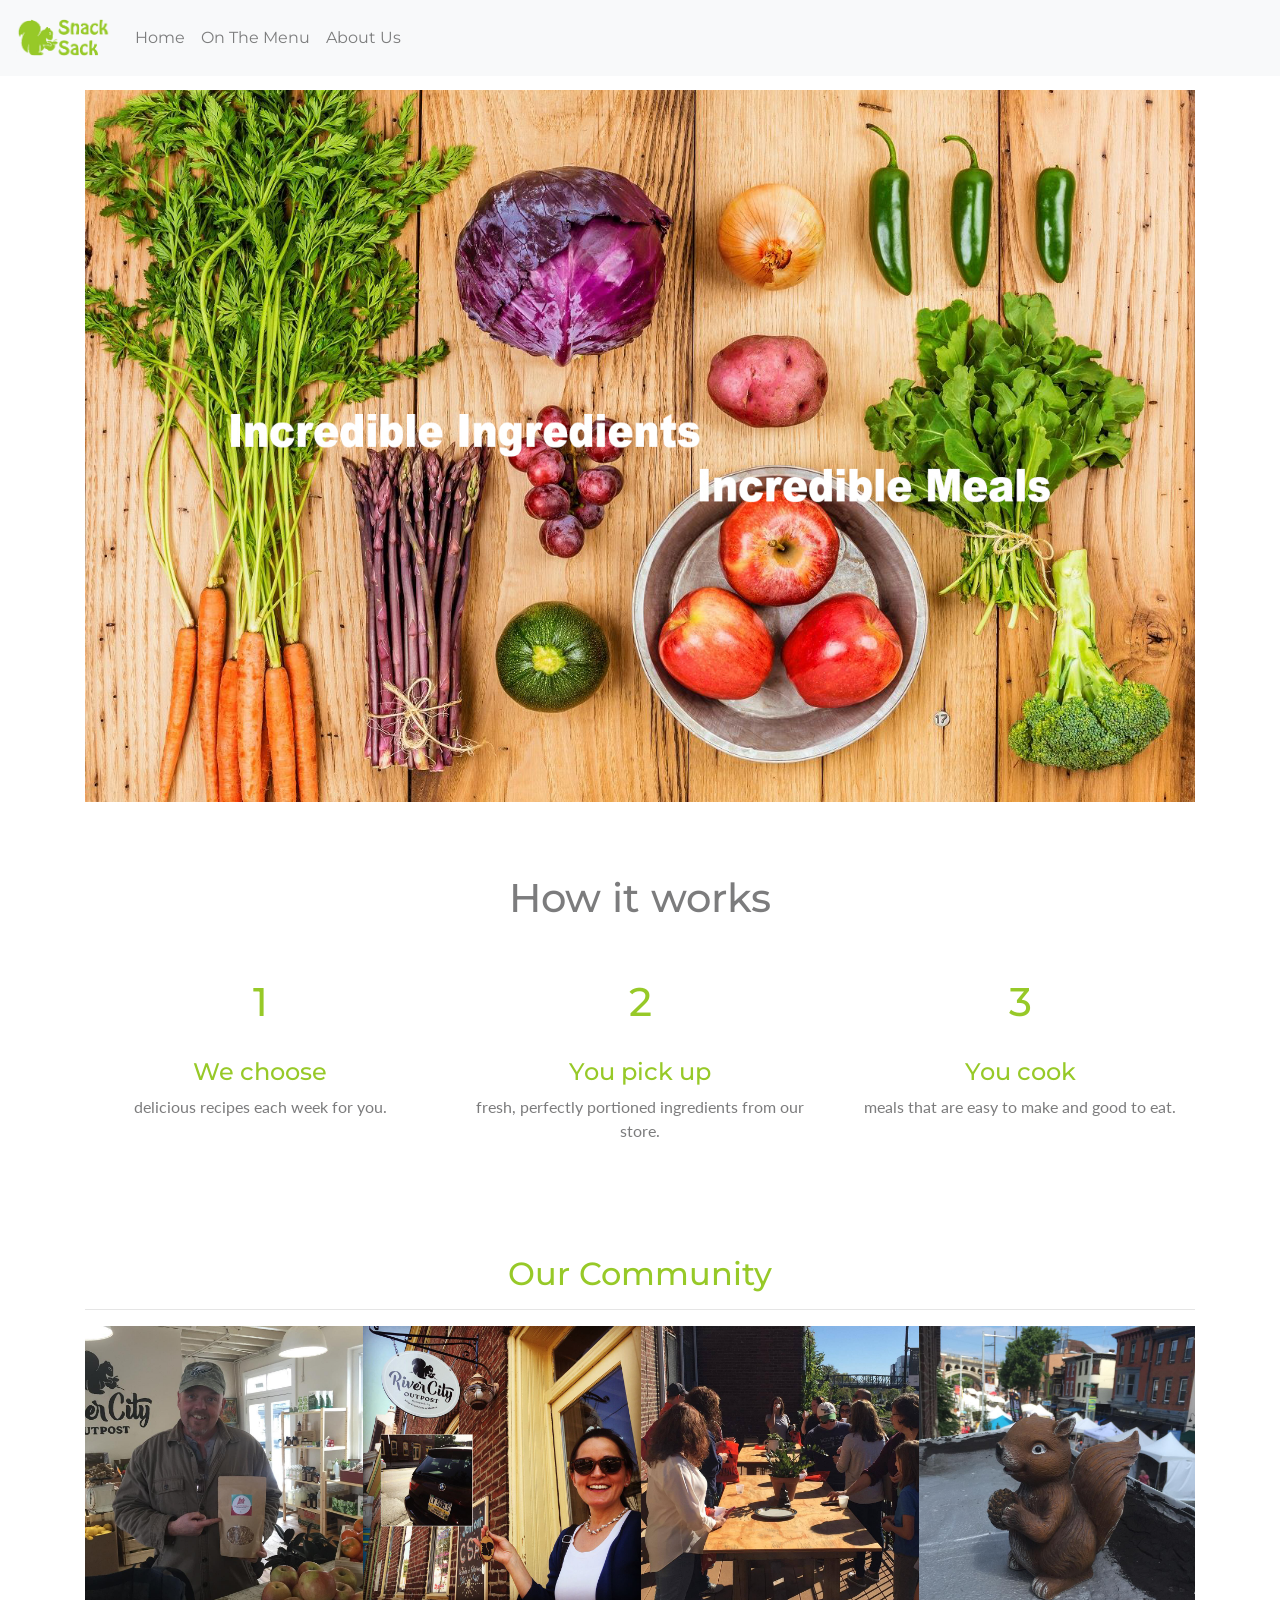
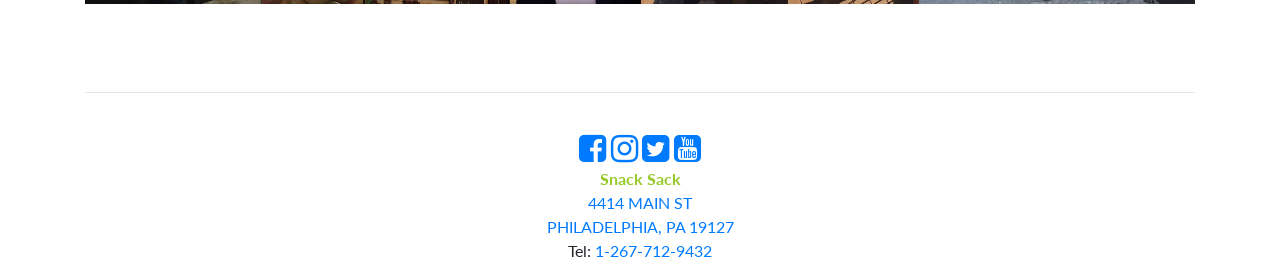
<file: index.html>
<!DOCTYPE html>
<html lang="en">
  <head>
    <title>Snack Sack</title>
    <!-- Required meta tags -->
    <meta charset="utf-8">
    <meta name="viewport" content="width=device-width, initial-scale=1, shrink-to-fit=no">

    <!-- Bootstrap CSS -->
    <link rel="stylesheet" href="https://maxcdn.bootstrapcdn.com/bootstrap/4.0.0-beta/css/bootstrap.min.css" integrity="sha384-/Y6pD6FV/Vv2HJnA6t+vslU6fwYXjCFtcEpHbNJ0lyAFsXTsjBbfaDjzALeQsN6M" crossorigin="anonymous">
    <link rel="stylesheet" href="https://cdnjs.cloudflare.com/ajax/libs/font-awesome/4.7.0/css/font-awesome.min.css">
    <link rel="stylesheet" href="libraries/jquery-ui-1.12.1/jquery-ui.min.css">
    <link rel="stylesheet" href="libraries/imgslider.css">
    <link rel="stylesheet" href="libraries/slick/slick.css">
    <link rel="stylesheet" href="libraries/slick/slick-theme.css">
    <link rel="stylesheet" href="css/main.css">
  </head>
  <body>
    <!-- Our Code Starts Here -->

  <div class="container content-box"><!-- Start outer container -->
    <div class="container">
    <nav class="navbar navbar-expand-lg fixed-top navbar-light bg-light">
      <a class="navbar-brand" href="home.html"><img src="images/logosnacksack.png" width="95" height="50" alt=""></a>
      <button class="navbar-toggler" type="button" data-toggle="collapse" data-target="#navbarNav" aria-controls="navbarNav" aria-expanded="false" aria-label="Toggle navigation">
        <span class="navbar-toggler-icon"></span>
      </button>
      <div class="collapse navbar-collapse" id="navbarNav">
        <ul class="navbar-nav">
          <li class="nav-item">
            <a class="nav-link" href="home.html">Home<span class="sr-only">(current)</span></a>
          </li>
          <li class="nav-item">
            <a class="nav-link" href="onthemenu.html">On The Menu</a>
          </li>
          <li class="nav-item">
            <a class="nav-link" href="aboutus.html">About Us</a>
          </li>
        </ul>
      </div>
    </nav>
  </div>
<img src="images/1.0.jpg" class="img-fluid" alt="Responsive image">
<br>
<br>
<br>
<br>
<h1 class="works">How it works</h1>
<br>
<br>

<div class="row">
    <div class="col-4">
<h1>1</h1>
<br>
<h4>We choose</h4>
<p class="works">delicious recipes each week for you.</p>
    </div>
    <div class="col-4">
<h1>2</h1>
<br>
<h4>You pick up</h4>
    <p class="works">fresh, perfectly portioned ingredients from our store.</p></div>
    <div class="col-4">
<h1>3</h1>
<br>
<h4>You cook</h4>
<p class="works">meals that are easy to make and good to eat.</p>
    </div>
</div>
<br>
<br>
<br>
<br>
<h2>Our Community</h2>

<hr>
<div class="slider autoplay">
    <div><img src="images/17434713_269992960112692_2929860566426930351_o.jpg" width="278" height="278" alt="Logo"></div>
    <div><img src="images/19620158_315947568850564_4890713847738675928_o.jpg" width="278" height="278" alt="Logo"></div>
    <div><img src="images/22496106_357919654653355_4155657959544990509_o.jpg" width="278" height="278" alt="Logo"></div>
    <div><img src="images/19402267_313320035779984_467127972680765097_o.jpg" width="278" height="278" alt="Logo"></div>
    <div><img src="images/17390649_272311113214210_3654864946817516892_o.jpg" width="278" height="278" alt="Logo"></div>
    <div><img src="images/17159119_266356620476326_3519449769916144098_o.jpg" width="278" height="278" alt="Logo"></div>
    <div><img src="images/19477614_315365932242061_6100217014008626277_o.jpg" width="278" height="278" alt="Logo"></div>
    <div><img src="images/17834399_280069635771691_6184478871400596836_o.jpg" width="278" height="278" alt="Logo"></div>
<div><img src="images/17807200_281028685675786_4938855227883227003_o.jpg" width="278" height="278" alt="Logo"></div>
<div><img src="images/17546746_274454249666563_1971912726851010127_o.jpg" width="278" height="278" alt="Logo"></div>
<div><img src="images/17621659_276353219476666_6855358405628601169_o.jpg" width="278" height="278" alt="Logo"></div>
  </div>
<br>
<br>
<br>
<hr>
<br>
<div class="col-md text-md-center">

      <a href="https://www.facebook.com/rivercityoutpost/"><i class="fa fa-facebook-square fa-2x" aria-hidden="true"></i></a>
      <a href="https://www.instagram.com/rivercityoutpost/"><i class="fa fa-instagram fa-2x" aria-hidden="true"></i></a>
      <a href="#"><i class="fa fa-twitter-square fa-2x" aria-hidden="true"></i></a>
      <a href="#"><i class="fa fa-youtube-square fa-2x" aria-hidden="true"></i></a>
<br>
<p>
  <strong>Snack Sack</strong>
  <a href="https://goo.gl/maps/V9x2hQcvaYG2" target="_blank">
    <br>4414 MAIN ST
    <br>PHILADELPHIA, PA 19127
  </a>
  <br>Tel: <a href="tel:1-555-555-1234">1-267-712-9432</a>
</p>
</div>

</div>

    <!-- Our Code Ends Here -->
    <!-- Optional JavaScript -->
    <!-- jQuery first, then Popper.js, then Bootstrap JS, then custom JS in the "bucket" -->
    <script src="https://cdnjs.cloudflare.com/ajax/libs/jquery/3.2.1/jquery.js"></script>
    <script src="libraries/jquery-ui-1.12.1/jquery-ui.min.js"></script>
<script src="libraries/slick/slick.min.js"></script>
    <!-- <script src="libraries/imgslider.js"></script>

    <script src="https://cdnjs.cloudflare.com/ajax/libs/popper.js/1.11.0/umd/popper.min.js"></script>
    <script src="https://maxcdn.bootstrapcdn.com/bootstrap/4.0.0-beta/js/bootstrap.min.js"></script>
    <script src="libraries/prefixfree.min.js"></script> -->
    <script src="js/bucket.js"></script>
  </body>
</html>
</file>
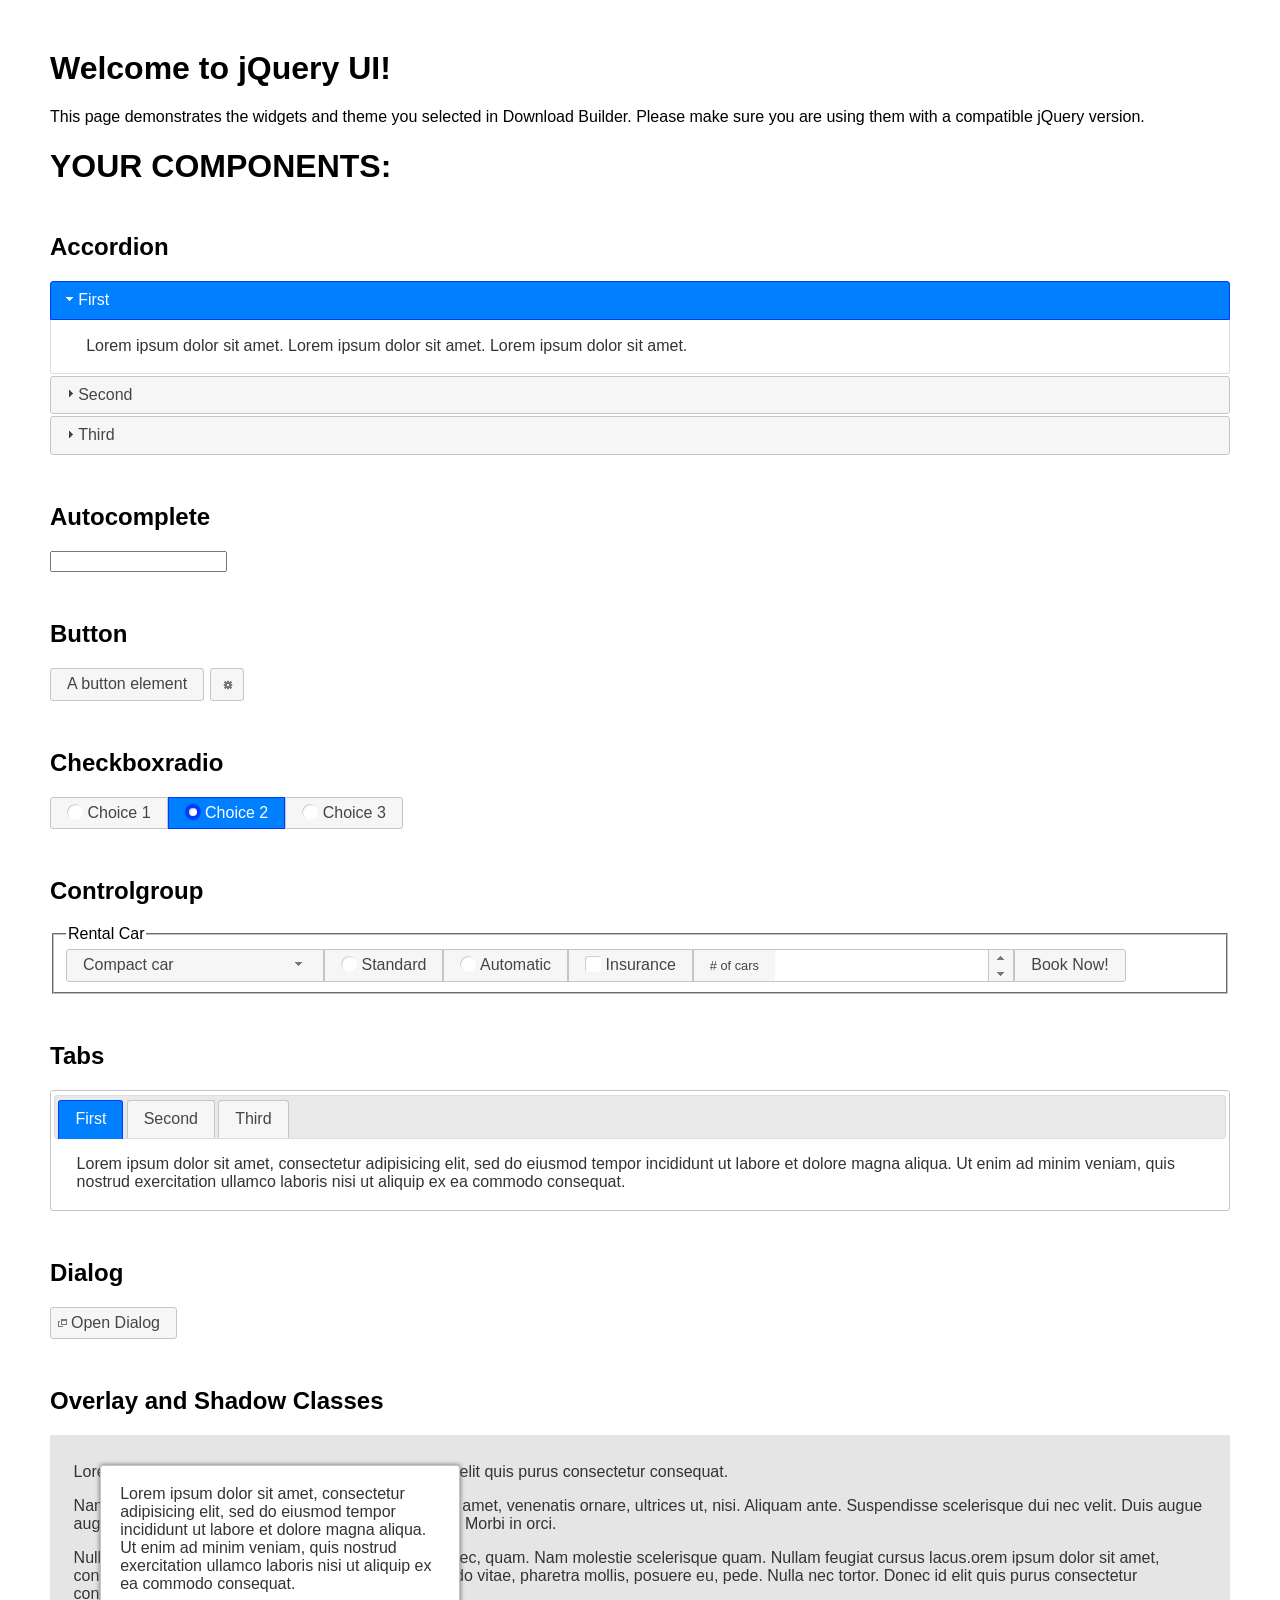
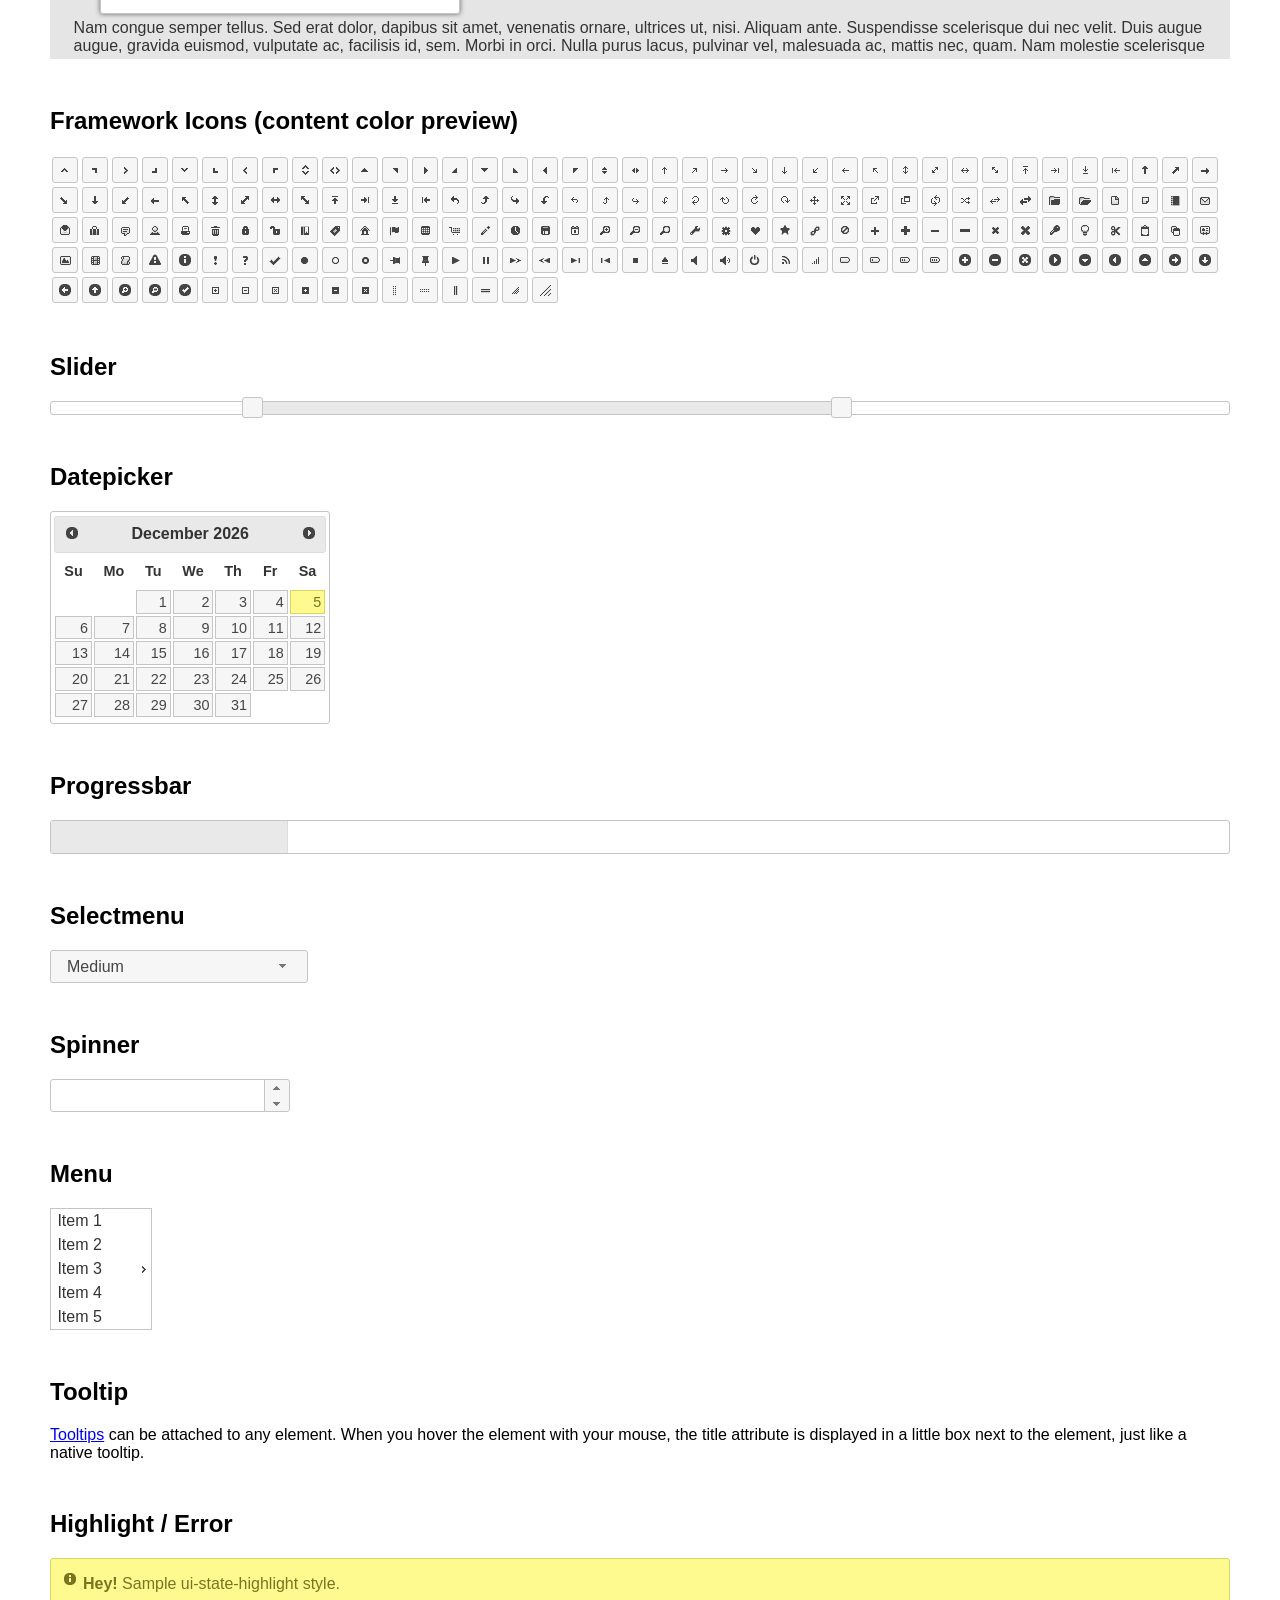
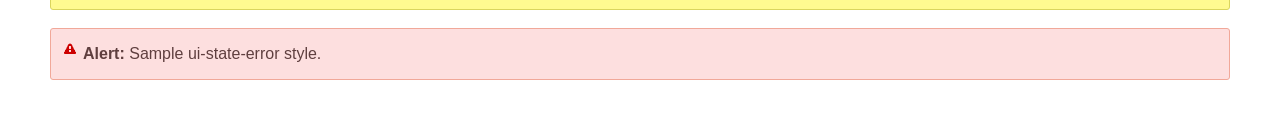
<file: libraries/jquery-ui-1.12.1/index.html>
<!doctype html>
<html lang="us">
<head>
	<meta charset="utf-8">
	<title>jQuery UI Example Page</title>
	<link href="jquery-ui.css" rel="stylesheet">
	<style>
	body{
		font-family: "Trebuchet MS", sans-serif;
		margin: 50px;
	}
	.demoHeaders {
		margin-top: 2em;
	}
	#dialog-link {
		padding: .4em 1em .4em 20px;
		text-decoration: none;
		position: relative;
	}
	#dialog-link span.ui-icon {
		margin: 0 5px 0 0;
		position: absolute;
		left: .2em;
		top: 50%;
		margin-top: -8px;
	}
	#icons {
		margin: 0;
		padding: 0;
	}
	#icons li {
		margin: 2px;
		position: relative;
		padding: 4px 0;
		cursor: pointer;
		float: left;
		list-style: none;
	}
	#icons span.ui-icon {
		float: left;
		margin: 0 4px;
	}
	.fakewindowcontain .ui-widget-overlay {
		position: absolute;
	}
	select {
		width: 200px;
	}
	</style>
</head>
<body>

<h1>Welcome to jQuery UI!</h1>

<div class="ui-widget">
	<p>This page demonstrates the widgets and theme you selected in Download Builder. Please make sure you are using them with a compatible jQuery version.</p>
</div>

<h1>YOUR COMPONENTS:</h1>


<!-- Accordion -->
<h2 class="demoHeaders">Accordion</h2>
<div id="accordion">
	<h3>First</h3>
	<div>Lorem ipsum dolor sit amet. Lorem ipsum dolor sit amet. Lorem ipsum dolor sit amet.</div>
	<h3>Second</h3>
	<div>Phasellus mattis tincidunt nibh.</div>
	<h3>Third</h3>
	<div>Nam dui erat, auctor a, dignissim quis.</div>
</div>



<!-- Autocomplete -->
<h2 class="demoHeaders">Autocomplete</h2>
<div>
	<input id="autocomplete" title="type &quot;a&quot;">
</div>



<!-- Button -->
<h2 class="demoHeaders">Button</h2>
<button id="button">A button element</button>
<button id="button-icon">An icon-only button</button>



<!-- Checkboxradio -->
<h2 class="demoHeaders">Checkboxradio</h2>
<form style="margin-top: 1em;">
	<div id="radioset">
		<input type="radio" id="radio1" name="radio"><label for="radio1">Choice 1</label>
		<input type="radio" id="radio2" name="radio" checked="checked"><label for="radio2">Choice 2</label>
		<input type="radio" id="radio3" name="radio"><label for="radio3">Choice 3</label>
	</div>
</form>



<!-- Controlgroup -->
<h2 class="demoHeaders">Controlgroup</h2>
<fieldset>
	<legend>Rental Car</legend>
	<div id="controlgroup">
		<select id="car-type">
			<option>Compact car</option>
			<option>Midsize car</option>
			<option>Full size car</option>
			<option>SUV</option>
			<option>Luxury</option>
			<option>Truck</option>
			<option>Van</option>
		</select>
		<label for="transmission-standard">Standard</label>
		<input type="radio" name="transmission" id="transmission-standard">
		<label for="transmission-automatic">Automatic</label>
		<input type="radio" name="transmission" id="transmission-automatic">
		<label for="insurance">Insurance</label>
		<input type="checkbox" name="insurance" id="insurance">
		<label for="horizontal-spinner" class="ui-controlgroup-label"># of cars</label>
		<input id="horizontal-spinner" class="ui-spinner-input">
		<button>Book Now!</button>
	</div>
</fieldset>



<!-- Tabs -->
<h2 class="demoHeaders">Tabs</h2>
<div id="tabs">
	<ul>
		<li><a href="#tabs-1">First</a></li>
		<li><a href="#tabs-2">Second</a></li>
		<li><a href="#tabs-3">Third</a></li>
	</ul>
	<div id="tabs-1">Lorem ipsum dolor sit amet, consectetur adipisicing elit, sed do eiusmod tempor incididunt ut labore et dolore magna aliqua. Ut enim ad minim veniam, quis nostrud exercitation ullamco laboris nisi ut aliquip ex ea commodo consequat.</div>
	<div id="tabs-2">Phasellus mattis tincidunt nibh. Cras orci urna, blandit id, pretium vel, aliquet ornare, felis. Maecenas scelerisque sem non nisl. Fusce sed lorem in enim dictum bibendum.</div>
	<div id="tabs-3">Nam dui erat, auctor a, dignissim quis, sollicitudin eu, felis. Pellentesque nisi urna, interdum eget, sagittis et, consequat vestibulum, lacus. Mauris porttitor ullamcorper augue.</div>
</div>



<h2 class="demoHeaders">Dialog</h2>
<p>
	<button id="dialog-link" class="ui-button ui-corner-all ui-widget">
		<span class="ui-icon ui-icon-newwin"></span>Open Dialog
	</button>
</p>

<h2 class="demoHeaders">Overlay and Shadow Classes</h2>
<div style="position: relative; width: 96%; height: 200px; padding:1% 2%; overflow:hidden;" class="fakewindowcontain">
	<p>Lorem ipsum dolor sit amet,  Nulla nec tortor. Donec id elit quis purus consectetur consequat. </p><p>Nam congue semper tellus. Sed erat dolor, dapibus sit amet, venenatis ornare, ultrices ut, nisi. Aliquam ante. Suspendisse scelerisque dui nec velit. Duis augue augue, gravida euismod, vulputate ac, facilisis id, sem. Morbi in orci. </p><p>Nulla purus lacus, pulvinar vel, malesuada ac, mattis nec, quam. Nam molestie scelerisque quam. Nullam feugiat cursus lacus.orem ipsum dolor sit amet, consectetur adipiscing elit. Donec libero risus, commodo vitae, pharetra mollis, posuere eu, pede. Nulla nec tortor. Donec id elit quis purus consectetur consequat. </p><p>Nam congue semper tellus. Sed erat dolor, dapibus sit amet, venenatis ornare, ultrices ut, nisi. Aliquam ante. Suspendisse scelerisque dui nec velit. Duis augue augue, gravida euismod, vulputate ac, facilisis id, sem. Morbi in orci. Nulla purus lacus, pulvinar vel, malesuada ac, mattis nec, quam. Nam molestie scelerisque quam. </p><p>Nullam feugiat cursus lacus.orem ipsum dolor sit amet, consectetur adipiscing elit. Donec libero risus, commodo vitae, pharetra mollis, posuere eu, pede. Nulla nec tortor. Donec id elit quis purus consectetur consequat. Nam congue semper tellus. Sed erat dolor, dapibus sit amet, venenatis ornare, ultrices ut, nisi. Aliquam ante. </p><p>Suspendisse scelerisque dui nec velit. Duis augue augue, gravida euismod, vulputate ac, facilisis id, sem. Morbi in orci. Nulla purus lacus, pulvinar vel, malesuada ac, mattis nec, quam. Nam molestie scelerisque quam. Nullam feugiat cursus lacus.orem ipsum dolor sit amet, consectetur adipiscing elit. Donec libero risus, commodo vitae, pharetra mollis, posuere eu, pede. Nulla nec tortor. Donec id elit quis purus consectetur consequat. Nam congue semper tellus. Sed erat dolor, dapibus sit amet, venenatis ornare, ultrices ut, nisi. </p>

	<!-- ui-dialog -->
	<div class="ui-widget-overlay ui-front"></div>
	<div style="position: absolute; width: 320px; left: 50px; top: 30px; padding: 1.2em" class="ui-widget ui-front ui-widget-content ui-corner-all ui-widget-shadow">
		Lorem ipsum dolor sit amet, consectetur adipisicing elit, sed do eiusmod tempor incididunt ut labore et dolore magna aliqua. Ut enim ad minim veniam, quis nostrud exercitation ullamco laboris nisi ut aliquip ex ea commodo consequat.
	</div>

</div>

<!-- ui-dialog -->
<div id="dialog" title="Dialog Title">
	<p>Lorem ipsum dolor sit amet, consectetur adipisicing elit, sed do eiusmod tempor incididunt ut labore et dolore magna aliqua. Ut enim ad minim veniam, quis nostrud exercitation ullamco laboris nisi ut aliquip ex ea commodo consequat.</p>
</div>



<h2 class="demoHeaders">Framework Icons (content color preview)</h2>
<ul id="icons" class="ui-widget ui-helper-clearfix">
	<li class="ui-state-default ui-corner-all" title=".ui-icon-caret-1-n"><span class="ui-icon ui-icon-caret-1-n"></span></li>
	<li class="ui-state-default ui-corner-all" title=".ui-icon-caret-1-ne"><span class="ui-icon ui-icon-caret-1-ne"></span></li>
	<li class="ui-state-default ui-corner-all" title=".ui-icon-caret-1-e"><span class="ui-icon ui-icon-caret-1-e"></span></li>
	<li class="ui-state-default ui-corner-all" title=".ui-icon-caret-1-se"><span class="ui-icon ui-icon-caret-1-se"></span></li>
	<li class="ui-state-default ui-corner-all" title=".ui-icon-caret-1-s"><span class="ui-icon ui-icon-caret-1-s"></span></li>
	<li class="ui-state-default ui-corner-all" title=".ui-icon-caret-1-sw"><span class="ui-icon ui-icon-caret-1-sw"></span></li>
	<li class="ui-state-default ui-corner-all" title=".ui-icon-caret-1-w"><span class="ui-icon ui-icon-caret-1-w"></span></li>
	<li class="ui-state-default ui-corner-all" title=".ui-icon-caret-1-nw"><span class="ui-icon ui-icon-caret-1-nw"></span></li>
	<li class="ui-state-default ui-corner-all" title=".ui-icon-caret-2-n-s"><span class="ui-icon ui-icon-caret-2-n-s"></span></li>
	<li class="ui-state-default ui-corner-all" title=".ui-icon-caret-2-e-w"><span class="ui-icon ui-icon-caret-2-e-w"></span></li>
	<li class="ui-state-default ui-corner-all" title=".ui-icon-triangle-1-n"><span class="ui-icon ui-icon-triangle-1-n"></span></li>
	<li class="ui-state-default ui-corner-all" title=".ui-icon-triangle-1-ne"><span class="ui-icon ui-icon-triangle-1-ne"></span></li>
	<li class="ui-state-default ui-corner-all" title=".ui-icon-triangle-1-e"><span class="ui-icon ui-icon-triangle-1-e"></span></li>
	<li class="ui-state-default ui-corner-all" title=".ui-icon-triangle-1-se"><span class="ui-icon ui-icon-triangle-1-se"></span></li>
	<li class="ui-state-default ui-corner-all" title=".ui-icon-triangle-1-s"><span class="ui-icon ui-icon-triangle-1-s"></span></li>
	<li class="ui-state-default ui-corner-all" title=".ui-icon-triangle-1-sw"><span class="ui-icon ui-icon-triangle-1-sw"></span></li>
	<li class="ui-state-default ui-corner-all" title=".ui-icon-triangle-1-w"><span class="ui-icon ui-icon-triangle-1-w"></span></li>
	<li class="ui-state-default ui-corner-all" title=".ui-icon-triangle-1-nw"><span class="ui-icon ui-icon-triangle-1-nw"></span></li>
	<li class="ui-state-default ui-corner-all" title=".ui-icon-triangle-2-n-s"><span class="ui-icon ui-icon-triangle-2-n-s"></span></li>
	<li class="ui-state-default ui-corner-all" title=".ui-icon-triangle-2-e-w"><span class="ui-icon ui-icon-triangle-2-e-w"></span></li>
	<li class="ui-state-default ui-corner-all" title=".ui-icon-arrow-1-n"><span class="ui-icon ui-icon-arrow-1-n"></span></li>
	<li class="ui-state-default ui-corner-all" title=".ui-icon-arrow-1-ne"><span class="ui-icon ui-icon-arrow-1-ne"></span></li>
	<li class="ui-state-default ui-corner-all" title=".ui-icon-arrow-1-e"><span class="ui-icon ui-icon-arrow-1-e"></span></li>
	<li class="ui-state-default ui-corner-all" title=".ui-icon-arrow-1-se"><span class="ui-icon ui-icon-arrow-1-se"></span></li>
	<li class="ui-state-default ui-corner-all" title=".ui-icon-arrow-1-s"><span class="ui-icon ui-icon-arrow-1-s"></span></li>
	<li class="ui-state-default ui-corner-all" title=".ui-icon-arrow-1-sw"><span class="ui-icon ui-icon-arrow-1-sw"></span></li>
	<li class="ui-state-default ui-corner-all" title=".ui-icon-arrow-1-w"><span class="ui-icon ui-icon-arrow-1-w"></span></li>
	<li class="ui-state-default ui-corner-all" title=".ui-icon-arrow-1-nw"><span class="ui-icon ui-icon-arrow-1-nw"></span></li>
	<li class="ui-state-default ui-corner-all" title=".ui-icon-arrow-2-n-s"><span class="ui-icon ui-icon-arrow-2-n-s"></span></li>
	<li class="ui-state-default ui-corner-all" title=".ui-icon-arrow-2-ne-sw"><span class="ui-icon ui-icon-arrow-2-ne-sw"></span></li>
	<li class="ui-state-default ui-corner-all" title=".ui-icon-arrow-2-e-w"><span class="ui-icon ui-icon-arrow-2-e-w"></span></li>
	<li class="ui-state-default ui-corner-all" title=".ui-icon-arrow-2-se-nw"><span class="ui-icon ui-icon-arrow-2-se-nw"></span></li>
	<li class="ui-state-default ui-corner-all" title=".ui-icon-arrowstop-1-n"><span class="ui-icon ui-icon-arrowstop-1-n"></span></li>
	<li class="ui-state-default ui-corner-all" title=".ui-icon-arrowstop-1-e"><span class="ui-icon ui-icon-arrowstop-1-e"></span></li>
	<li class="ui-state-default ui-corner-all" title=".ui-icon-arrowstop-1-s"><span class="ui-icon ui-icon-arrowstop-1-s"></span></li>
	<li class="ui-state-default ui-corner-all" title=".ui-icon-arrowstop-1-w"><span class="ui-icon ui-icon-arrowstop-1-w"></span></li>
	<li class="ui-state-default ui-corner-all" title=".ui-icon-arrowthick-1-n"><span class="ui-icon ui-icon-arrowthick-1-n"></span></li>
	<li class="ui-state-default ui-corner-all" title=".ui-icon-arrowthick-1-ne"><span class="ui-icon ui-icon-arrowthick-1-ne"></span></li>
	<li class="ui-state-default ui-corner-all" title=".ui-icon-arrowthick-1-e"><span class="ui-icon ui-icon-arrowthick-1-e"></span></li>
	<li class="ui-state-default ui-corner-all" title=".ui-icon-arrowthick-1-se"><span class="ui-icon ui-icon-arrowthick-1-se"></span></li>
	<li class="ui-state-default ui-corner-all" title=".ui-icon-arrowthick-1-s"><span class="ui-icon ui-icon-arrowthick-1-s"></span></li>
	<li class="ui-state-default ui-corner-all" title=".ui-icon-arrowthick-1-sw"><span class="ui-icon ui-icon-arrowthick-1-sw"></span></li>
	<li class="ui-state-default ui-corner-all" title=".ui-icon-arrowthick-1-w"><span class="ui-icon ui-icon-arrowthick-1-w"></span></li>
	<li class="ui-state-default ui-corner-all" title=".ui-icon-arrowthick-1-nw"><span class="ui-icon ui-icon-arrowthick-1-nw"></span></li>
	<li class="ui-state-default ui-corner-all" title=".ui-icon-arrowthick-2-n-s"><span class="ui-icon ui-icon-arrowthick-2-n-s"></span></li>
	<li class="ui-state-default ui-corner-all" title=".ui-icon-arrowthick-2-ne-sw"><span class="ui-icon ui-icon-arrowthick-2-ne-sw"></span></li>
	<li class="ui-state-default ui-corner-all" title=".ui-icon-arrowthick-2-e-w"><span class="ui-icon ui-icon-arrowthick-2-e-w"></span></li>
	<li class="ui-state-default ui-corner-all" title=".ui-icon-arrowthick-2-se-nw"><span class="ui-icon ui-icon-arrowthick-2-se-nw"></span></li>
	<li class="ui-state-default ui-corner-all" title=".ui-icon-arrowthickstop-1-n"><span class="ui-icon ui-icon-arrowthickstop-1-n"></span></li>
	<li class="ui-state-default ui-corner-all" title=".ui-icon-arrowthickstop-1-e"><span class="ui-icon ui-icon-arrowthickstop-1-e"></span></li>
	<li class="ui-state-default ui-corner-all" title=".ui-icon-arrowthickstop-1-s"><span class="ui-icon ui-icon-arrowthickstop-1-s"></span></li>
	<li class="ui-state-default ui-corner-all" title=".ui-icon-arrowthickstop-1-w"><span class="ui-icon ui-icon-arrowthickstop-1-w"></span></li>
	<li class="ui-state-default ui-corner-all" title=".ui-icon-arrowreturnthick-1-w"><span class="ui-icon ui-icon-arrowreturnthick-1-w"></span></li>
	<li class="ui-state-default ui-corner-all" title=".ui-icon-arrowreturnthick-1-n"><span class="ui-icon ui-icon-arrowreturnthick-1-n"></span></li>
	<li class="ui-state-default ui-corner-all" title=".ui-icon-arrowreturnthick-1-e"><span class="ui-icon ui-icon-arrowreturnthick-1-e"></span></li>
	<li class="ui-state-default ui-corner-all" title=".ui-icon-arrowreturnthick-1-s"><span class="ui-icon ui-icon-arrowreturnthick-1-s"></span></li>
	<li class="ui-state-default ui-corner-all" title=".ui-icon-arrowreturn-1-w"><span class="ui-icon ui-icon-arrowreturn-1-w"></span></li>
	<li class="ui-state-default ui-corner-all" title=".ui-icon-arrowreturn-1-n"><span class="ui-icon ui-icon-arrowreturn-1-n"></span></li>
	<li class="ui-state-default ui-corner-all" title=".ui-icon-arrowreturn-1-e"><span class="ui-icon ui-icon-arrowreturn-1-e"></span></li>
	<li class="ui-state-default ui-corner-all" title=".ui-icon-arrowreturn-1-s"><span class="ui-icon ui-icon-arrowreturn-1-s"></span></li>
	<li class="ui-state-default ui-corner-all" title=".ui-icon-arrowrefresh-1-w"><span class="ui-icon ui-icon-arrowrefresh-1-w"></span></li>
	<li class="ui-state-default ui-corner-all" title=".ui-icon-arrowrefresh-1-n"><span class="ui-icon ui-icon-arrowrefresh-1-n"></span></li>
	<li class="ui-state-default ui-corner-all" title=".ui-icon-arrowrefresh-1-e"><span class="ui-icon ui-icon-arrowrefresh-1-e"></span></li>
	<li class="ui-state-default ui-corner-all" title=".ui-icon-arrowrefresh-1-s"><span class="ui-icon ui-icon-arrowrefresh-1-s"></span></li>
	<li class="ui-state-default ui-corner-all" title=".ui-icon-arrow-4"><span class="ui-icon ui-icon-arrow-4"></span></li>
	<li class="ui-state-default ui-corner-all" title=".ui-icon-arrow-4-diag"><span class="ui-icon ui-icon-arrow-4-diag"></span></li>
	<li class="ui-state-default ui-corner-all" title=".ui-icon-extlink"><span class="ui-icon ui-icon-extlink"></span></li>
	<li class="ui-state-default ui-corner-all" title=".ui-icon-newwin"><span class="ui-icon ui-icon-newwin"></span></li>
	<li class="ui-state-default ui-corner-all" title=".ui-icon-refresh"><span class="ui-icon ui-icon-refresh"></span></li>
	<li class="ui-state-default ui-corner-all" title=".ui-icon-shuffle"><span class="ui-icon ui-icon-shuffle"></span></li>
	<li class="ui-state-default ui-corner-all" title=".ui-icon-transfer-e-w"><span class="ui-icon ui-icon-transfer-e-w"></span></li>
	<li class="ui-state-default ui-corner-all" title=".ui-icon-transferthick-e-w"><span class="ui-icon ui-icon-transferthick-e-w"></span></li>
	<li class="ui-state-default ui-corner-all" title=".ui-icon-folder-collapsed"><span class="ui-icon ui-icon-folder-collapsed"></span></li>
	<li class="ui-state-default ui-corner-all" title=".ui-icon-folder-open"><span class="ui-icon ui-icon-folder-open"></span></li>
	<li class="ui-state-default ui-corner-all" title=".ui-icon-document"><span class="ui-icon ui-icon-document"></span></li>
	<li class="ui-state-default ui-corner-all" title=".ui-icon-document-b"><span class="ui-icon ui-icon-document-b"></span></li>
	<li class="ui-state-default ui-corner-all" title=".ui-icon-note"><span class="ui-icon ui-icon-note"></span></li>
	<li class="ui-state-default ui-corner-all" title=".ui-icon-mail-closed"><span class="ui-icon ui-icon-mail-closed"></span></li>
	<li class="ui-state-default ui-corner-all" title=".ui-icon-mail-open"><span class="ui-icon ui-icon-mail-open"></span></li>
	<li class="ui-state-default ui-corner-all" title=".ui-icon-suitcase"><span class="ui-icon ui-icon-suitcase"></span></li>
	<li class="ui-state-default ui-corner-all" title=".ui-icon-comment"><span class="ui-icon ui-icon-comment"></span></li>
	<li class="ui-state-default ui-corner-all" title=".ui-icon-person"><span class="ui-icon ui-icon-person"></span></li>
	<li class="ui-state-default ui-corner-all" title=".ui-icon-print"><span class="ui-icon ui-icon-print"></span></li>
	<li class="ui-state-default ui-corner-all" title=".ui-icon-trash"><span class="ui-icon ui-icon-trash"></span></li>
	<li class="ui-state-default ui-corner-all" title=".ui-icon-locked"><span class="ui-icon ui-icon-locked"></span></li>
	<li class="ui-state-default ui-corner-all" title=".ui-icon-unlocked"><span class="ui-icon ui-icon-unlocked"></span></li>
	<li class="ui-state-default ui-corner-all" title=".ui-icon-bookmark"><span class="ui-icon ui-icon-bookmark"></span></li>
	<li class="ui-state-default ui-corner-all" title=".ui-icon-tag"><span class="ui-icon ui-icon-tag"></span></li>
	<li class="ui-state-default ui-corner-all" title=".ui-icon-home"><span class="ui-icon ui-icon-home"></span></li>
	<li class="ui-state-default ui-corner-all" title=".ui-icon-flag"><span class="ui-icon ui-icon-flag"></span></li>
	<li class="ui-state-default ui-corner-all" title=".ui-icon-calculator"><span class="ui-icon ui-icon-calculator"></span></li>
	<li class="ui-state-default ui-corner-all" title=".ui-icon-cart"><span class="ui-icon ui-icon-cart"></span></li>
	<li class="ui-state-default ui-corner-all" title=".ui-icon-pencil"><span class="ui-icon ui-icon-pencil"></span></li>
	<li class="ui-state-default ui-corner-all" title=".ui-icon-clock"><span class="ui-icon ui-icon-clock"></span></li>
	<li class="ui-state-default ui-corner-all" title=".ui-icon-disk"><span class="ui-icon ui-icon-disk"></span></li>
	<li class="ui-state-default ui-corner-all" title=".ui-icon-calendar"><span class="ui-icon ui-icon-calendar"></span></li>
	<li class="ui-state-default ui-corner-all" title=".ui-icon-zoomin"><span class="ui-icon ui-icon-zoomin"></span></li>
	<li class="ui-state-default ui-corner-all" title=".ui-icon-zoomout"><span class="ui-icon ui-icon-zoomout"></span></li>
	<li class="ui-state-default ui-corner-all" title=".ui-icon-search"><span class="ui-icon ui-icon-search"></span></li>
	<li class="ui-state-default ui-corner-all" title=".ui-icon-wrench"><span class="ui-icon ui-icon-wrench"></span></li>
	<li class="ui-state-default ui-corner-all" title=".ui-icon-gear"><span class="ui-icon ui-icon-gear"></span></li>
	<li class="ui-state-default ui-corner-all" title=".ui-icon-heart"><span class="ui-icon ui-icon-heart"></span></li>
	<li class="ui-state-default ui-corner-all" title=".ui-icon-star"><span class="ui-icon ui-icon-star"></span></li>
	<li class="ui-state-default ui-corner-all" title=".ui-icon-link"><span class="ui-icon ui-icon-link"></span></li>
	<li class="ui-state-default ui-corner-all" title=".ui-icon-cancel"><span class="ui-icon ui-icon-cancel"></span></li>
	<li class="ui-state-default ui-corner-all" title=".ui-icon-plus"><span class="ui-icon ui-icon-plus"></span></li>
	<li class="ui-state-default ui-corner-all" title=".ui-icon-plusthick"><span class="ui-icon ui-icon-plusthick"></span></li>
	<li class="ui-state-default ui-corner-all" title=".ui-icon-minus"><span class="ui-icon ui-icon-minus"></span></li>
	<li class="ui-state-default ui-corner-all" title=".ui-icon-minusthick"><span class="ui-icon ui-icon-minusthick"></span></li>
	<li class="ui-state-default ui-corner-all" title=".ui-icon-close"><span class="ui-icon ui-icon-close"></span></li>
	<li class="ui-state-default ui-corner-all" title=".ui-icon-closethick"><span class="ui-icon ui-icon-closethick"></span></li>
	<li class="ui-state-default ui-corner-all" title=".ui-icon-key"><span class="ui-icon ui-icon-key"></span></li>
	<li class="ui-state-default ui-corner-all" title=".ui-icon-lightbulb"><span class="ui-icon ui-icon-lightbulb"></span></li>
	<li class="ui-state-default ui-corner-all" title=".ui-icon-scissors"><span class="ui-icon ui-icon-scissors"></span></li>
	<li class="ui-state-default ui-corner-all" title=".ui-icon-clipboard"><span class="ui-icon ui-icon-clipboard"></span></li>
	<li class="ui-state-default ui-corner-all" title=".ui-icon-copy"><span class="ui-icon ui-icon-copy"></span></li>
	<li class="ui-state-default ui-corner-all" title=".ui-icon-contact"><span class="ui-icon ui-icon-contact"></span></li>
	<li class="ui-state-default ui-corner-all" title=".ui-icon-image"><span class="ui-icon ui-icon-image"></span></li>
	<li class="ui-state-default ui-corner-all" title=".ui-icon-video"><span class="ui-icon ui-icon-video"></span></li>
	<li class="ui-state-default ui-corner-all" title=".ui-icon-script"><span class="ui-icon ui-icon-script"></span></li>
	<li class="ui-state-default ui-corner-all" title=".ui-icon-alert"><span class="ui-icon ui-icon-alert"></span></li>
	<li class="ui-state-default ui-corner-all" title=".ui-icon-info"><span class="ui-icon ui-icon-info"></span></li>
	<li class="ui-state-default ui-corner-all" title=".ui-icon-notice"><span class="ui-icon ui-icon-notice"></span></li>
	<li class="ui-state-default ui-corner-all" title=".ui-icon-help"><span class="ui-icon ui-icon-help"></span></li>
	<li class="ui-state-default ui-corner-all" title=".ui-icon-check"><span class="ui-icon ui-icon-check"></span></li>
	<li class="ui-state-default ui-corner-all" title=".ui-icon-bullet"><span class="ui-icon ui-icon-bullet"></span></li>
	<li class="ui-state-default ui-corner-all" title=".ui-icon-radio-off"><span class="ui-icon ui-icon-radio-off"></span></li>
	<li class="ui-state-default ui-corner-all" title=".ui-icon-radio-on"><span class="ui-icon ui-icon-radio-on"></span></li>
	<li class="ui-state-default ui-corner-all" title=".ui-icon-pin-w"><span class="ui-icon ui-icon-pin-w"></span></li>
	<li class="ui-state-default ui-corner-all" title=".ui-icon-pin-s"><span class="ui-icon ui-icon-pin-s"></span></li>
	<li class="ui-state-default ui-corner-all" title=".ui-icon-play"><span class="ui-icon ui-icon-play"></span></li>
	<li class="ui-state-default ui-corner-all" title=".ui-icon-pause"><span class="ui-icon ui-icon-pause"></span></li>
	<li class="ui-state-default ui-corner-all" title=".ui-icon-seek-next"><span class="ui-icon ui-icon-seek-next"></span></li>
	<li class="ui-state-default ui-corner-all" title=".ui-icon-seek-prev"><span class="ui-icon ui-icon-seek-prev"></span></li>
	<li class="ui-state-default ui-corner-all" title=".ui-icon-seek-end"><span class="ui-icon ui-icon-seek-end"></span></li>
	<li class="ui-state-default ui-corner-all" title=".ui-icon-seek-first"><span class="ui-icon ui-icon-seek-first"></span></li>
	<li class="ui-state-default ui-corner-all" title=".ui-icon-stop"><span class="ui-icon ui-icon-stop"></span></li>
	<li class="ui-state-default ui-corner-all" title=".ui-icon-eject"><span class="ui-icon ui-icon-eject"></span></li>
	<li class="ui-state-default ui-corner-all" title=".ui-icon-volume-off"><span class="ui-icon ui-icon-volume-off"></span></li>
	<li class="ui-state-default ui-corner-all" title=".ui-icon-volume-on"><span class="ui-icon ui-icon-volume-on"></span></li>
	<li class="ui-state-default ui-corner-all" title=".ui-icon-power"><span class="ui-icon ui-icon-power"></span></li>
	<li class="ui-state-default ui-corner-all" title=".ui-icon-signal-diag"><span class="ui-icon ui-icon-signal-diag"></span></li>
	<li class="ui-state-default ui-corner-all" title=".ui-icon-signal"><span class="ui-icon ui-icon-signal"></span></li>
	<li class="ui-state-default ui-corner-all" title=".ui-icon-battery-0"><span class="ui-icon ui-icon-battery-0"></span></li>
	<li class="ui-state-default ui-corner-all" title=".ui-icon-battery-1"><span class="ui-icon ui-icon-battery-1"></span></li>
	<li class="ui-state-default ui-corner-all" title=".ui-icon-battery-2"><span class="ui-icon ui-icon-battery-2"></span></li>
	<li class="ui-state-default ui-corner-all" title=".ui-icon-battery-3"><span class="ui-icon ui-icon-battery-3"></span></li>
	<li class="ui-state-default ui-corner-all" title=".ui-icon-circle-plus"><span class="ui-icon ui-icon-circle-plus"></span></li>
	<li class="ui-state-default ui-corner-all" title=".ui-icon-circle-minus"><span class="ui-icon ui-icon-circle-minus"></span></li>
	<li class="ui-state-default ui-corner-all" title=".ui-icon-circle-close"><span class="ui-icon ui-icon-circle-close"></span></li>
	<li class="ui-state-default ui-corner-all" title=".ui-icon-circle-triangle-e"><span class="ui-icon ui-icon-circle-triangle-e"></span></li>
	<li class="ui-state-default ui-corner-all" title=".ui-icon-circle-triangle-s"><span class="ui-icon ui-icon-circle-triangle-s"></span></li>
	<li class="ui-state-default ui-corner-all" title=".ui-icon-circle-triangle-w"><span class="ui-icon ui-icon-circle-triangle-w"></span></li>
	<li class="ui-state-default ui-corner-all" title=".ui-icon-circle-triangle-n"><span class="ui-icon ui-icon-circle-triangle-n"></span></li>
	<li class="ui-state-default ui-corner-all" title=".ui-icon-circle-arrow-e"><span class="ui-icon ui-icon-circle-arrow-e"></span></li>
	<li class="ui-state-default ui-corner-all" title=".ui-icon-circle-arrow-s"><span class="ui-icon ui-icon-circle-arrow-s"></span></li>
	<li class="ui-state-default ui-corner-all" title=".ui-icon-circle-arrow-w"><span class="ui-icon ui-icon-circle-arrow-w"></span></li>
	<li class="ui-state-default ui-corner-all" title=".ui-icon-circle-arrow-n"><span class="ui-icon ui-icon-circle-arrow-n"></span></li>
	<li class="ui-state-default ui-corner-all" title=".ui-icon-circle-zoomin"><span class="ui-icon ui-icon-circle-zoomin"></span></li>
	<li class="ui-state-default ui-corner-all" title=".ui-icon-circle-zoomout"><span class="ui-icon ui-icon-circle-zoomout"></span></li>
	<li class="ui-state-default ui-corner-all" title=".ui-icon-circle-check"><span class="ui-icon ui-icon-circle-check"></span></li>
	<li class="ui-state-default ui-corner-all" title=".ui-icon-circlesmall-plus"><span class="ui-icon ui-icon-circlesmall-plus"></span></li>
	<li class="ui-state-default ui-corner-all" title=".ui-icon-circlesmall-minus"><span class="ui-icon ui-icon-circlesmall-minus"></span></li>
	<li class="ui-state-default ui-corner-all" title=".ui-icon-circlesmall-close"><span class="ui-icon ui-icon-circlesmall-close"></span></li>
	<li class="ui-state-default ui-corner-all" title=".ui-icon-squaresmall-plus"><span class="ui-icon ui-icon-squaresmall-plus"></span></li>
	<li class="ui-state-default ui-corner-all" title=".ui-icon-squaresmall-minus"><span class="ui-icon ui-icon-squaresmall-minus"></span></li>
	<li class="ui-state-default ui-corner-all" title=".ui-icon-squaresmall-close"><span class="ui-icon ui-icon-squaresmall-close"></span></li>
	<li class="ui-state-default ui-corner-all" title=".ui-icon-grip-dotted-vertical"><span class="ui-icon ui-icon-grip-dotted-vertical"></span></li>
	<li class="ui-state-default ui-corner-all" title=".ui-icon-grip-dotted-horizontal"><span class="ui-icon ui-icon-grip-dotted-horizontal"></span></li>
	<li class="ui-state-default ui-corner-all" title=".ui-icon-grip-solid-vertical"><span class="ui-icon ui-icon-grip-solid-vertical"></span></li>
	<li class="ui-state-default ui-corner-all" title=".ui-icon-grip-solid-horizontal"><span class="ui-icon ui-icon-grip-solid-horizontal"></span></li>
	<li class="ui-state-default ui-corner-all" title=".ui-icon-gripsmall-diagonal-se"><span class="ui-icon ui-icon-gripsmall-diagonal-se"></span></li>
	<li class="ui-state-default ui-corner-all" title=".ui-icon-grip-diagonal-se"><span class="ui-icon ui-icon-grip-diagonal-se"></span></li>
</ul>


<!-- Slider -->
<h2 class="demoHeaders">Slider</h2>
<div id="slider"></div>



<!-- Datepicker -->
<h2 class="demoHeaders">Datepicker</h2>
<div id="datepicker"></div>



<!-- Progressbar -->
<h2 class="demoHeaders">Progressbar</h2>
<div id="progressbar"></div>



<!-- Progressbar -->
<h2 class="demoHeaders">Selectmenu</h2>
<select id="selectmenu">
	<option>Slower</option>
	<option>Slow</option>
	<option selected="selected">Medium</option>
	<option>Fast</option>
	<option>Faster</option>
</select>



<!-- Spinner -->
<h2 class="demoHeaders">Spinner</h2>
<input id="spinner">



<!-- Menu -->
<h2 class="demoHeaders">Menu</h2>
<ul style="width:100px;" id="menu">
	<li><div>Item 1</div></li>
	<li><div>Item 2</div></li>
	<li><div>Item 3</div>
		<ul>
			<li><div>Item 3-1</div></li>
			<li><div>Item 3-2</div></li>
			<li><div>Item 3-3</div></li>
			<li><div>Item 3-4</div></li>
			<li><div>Item 3-5</div></li>
		</ul>
	</li>
	<li><div>Item 4</div></li>
	<li><div>Item 5</div></li>
</ul>



<!-- Tooltip -->
<h2 class="demoHeaders">Tooltip</h2>
<p id="tooltip">
	<a href="#" title="That&apos;s what this widget is">Tooltips</a> can be attached to any element. When you hover
the element with your mouse, the title attribute is displayed in a little box next to the element, just like a native tooltip.
</p>


<!-- Highlight / Error -->
<h2 class="demoHeaders">Highlight / Error</h2>
<div class="ui-widget">
	<div class="ui-state-highlight ui-corner-all" style="margin-top: 20px; padding: 0 .7em;">
		<p><span class="ui-icon ui-icon-info" style="float: left; margin-right: .3em;"></span>
		<strong>Hey!</strong> Sample ui-state-highlight style.</p>
	</div>
</div>
<br>
<div class="ui-widget">
	<div class="ui-state-error ui-corner-all" style="padding: 0 .7em;">
		<p><span class="ui-icon ui-icon-alert" style="float: left; margin-right: .3em;"></span>
		<strong>Alert:</strong> Sample ui-state-error style.</p>
	</div>
</div>

<script src="external/jquery/jquery.js"></script>
<script src="jquery-ui.js"></script>
<script>

$( "#accordion" ).accordion();



var availableTags = [
	"ActionScript",
	"AppleScript",
	"Asp",
	"BASIC",
	"C",
	"C++",
	"Clojure",
	"COBOL",
	"ColdFusion",
	"Erlang",
	"Fortran",
	"Groovy",
	"Haskell",
	"Java",
	"JavaScript",
	"Lisp",
	"Perl",
	"PHP",
	"Python",
	"Ruby",
	"Scala",
	"Scheme"
];
$( "#autocomplete" ).autocomplete({
	source: availableTags
});



$( "#button" ).button();
$( "#button-icon" ).button({
	icon: "ui-icon-gear",
	showLabel: false
});



$( "#radioset" ).buttonset();



$( "#controlgroup" ).controlgroup();



$( "#tabs" ).tabs();



$( "#dialog" ).dialog({
	autoOpen: false,
	width: 400,
	buttons: [
		{
			text: "Ok",
			click: function() {
				$( this ).dialog( "close" );
			}
		},
		{
			text: "Cancel",
			click: function() {
				$( this ).dialog( "close" );
			}
		}
	]
});

// Link to open the dialog
$( "#dialog-link" ).click(function( event ) {
	$( "#dialog" ).dialog( "open" );
	event.preventDefault();
});



$( "#datepicker" ).datepicker({
	inline: true
});



$( "#slider" ).slider({
	range: true,
	values: [ 17, 67 ]
});



$( "#progressbar" ).progressbar({
	value: 20
});



$( "#spinner" ).spinner();



$( "#menu" ).menu();



$( "#tooltip" ).tooltip();



$( "#selectmenu" ).selectmenu();


// Hover states on the static widgets
$( "#dialog-link, #icons li" ).hover(
	function() {
		$( this ).addClass( "ui-state-hover" );
	},
	function() {
		$( this ).removeClass( "ui-state-hover" );
	}
);
</script>
</body>
</html>
</file>
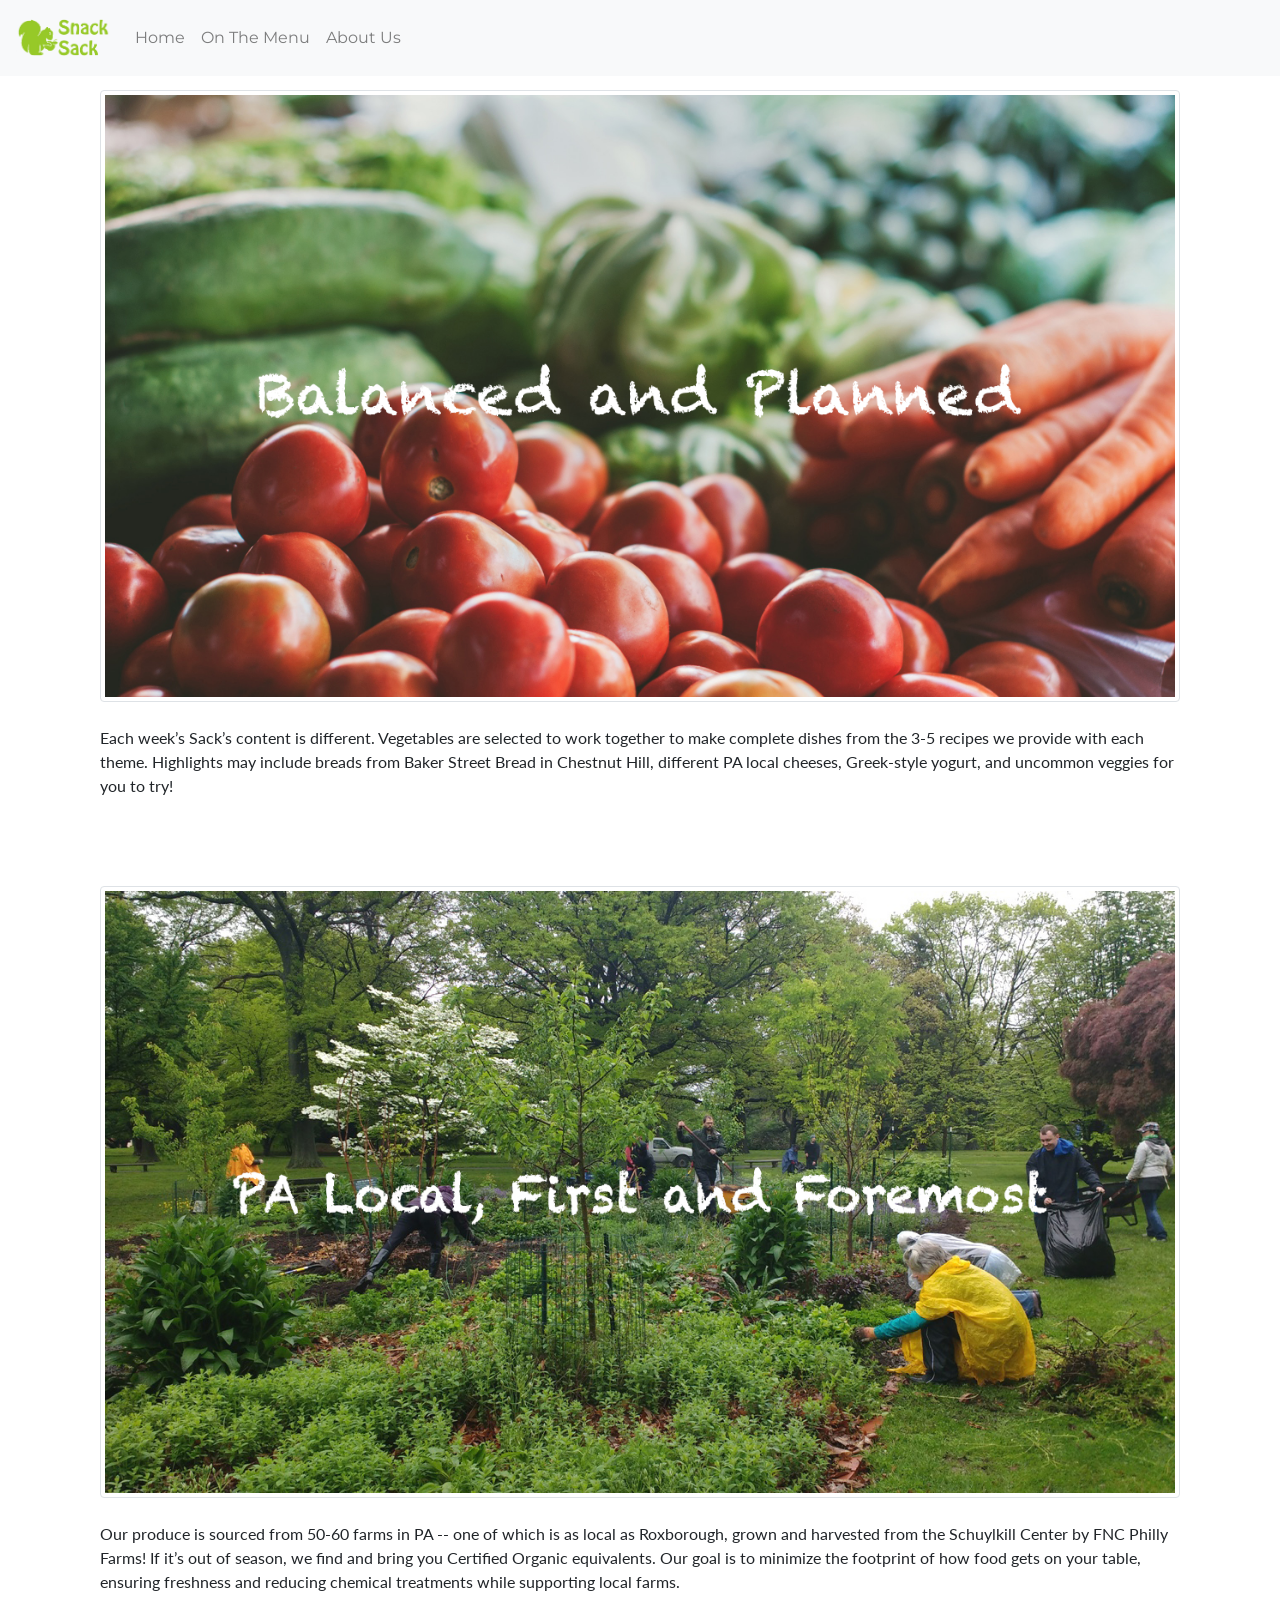
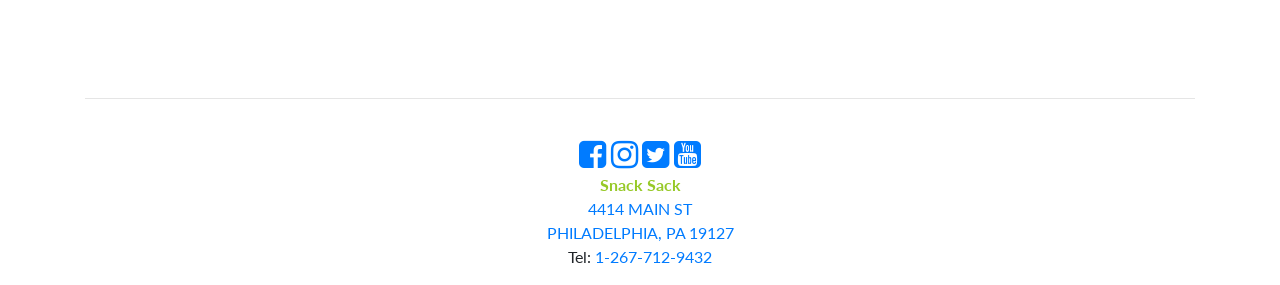
<file: aboutus.html>
<!DOCTYPE html>
<html lang="en">
  <head>
    <title>About Us</title>
    <!-- Required meta tags -->
    <meta charset="utf-8">
    <meta name="viewport" content="width=device-width, initial-scale=1, shrink-to-fit=no">

    <!-- Bootstrap CSS -->
    <link rel="stylesheet" href="https://maxcdn.bootstrapcdn.com/bootstrap/4.0.0-beta/css/bootstrap.min.css" integrity="sha384-/Y6pD6FV/Vv2HJnA6t+vslU6fwYXjCFtcEpHbNJ0lyAFsXTsjBbfaDjzALeQsN6M" crossorigin="anonymous">
    <link rel="stylesheet" href="https://cdnjs.cloudflare.com/ajax/libs/font-awesome/4.7.0/css/font-awesome.min.css">
    <link rel="stylesheet" href="libraries/jquery-ui-1.12.1/jquery-ui.min.css">
    <link rel="stylesheet" href="css/main.css">
  </head>
  <body>
    <!-- Our Code Starts Here -->
    <div class="container content-box"><!-- Start outer container -->
      <nav class="navbar navbar-expand-lg fixed-top navbar-light bg-light">
      <a class="navbar-brand" href="home.html"><img src="images/logosnacksack.png" width="95" height="50" alt=""></a>
      <button class="navbar-toggler" type="button" data-toggle="collapse" data-target="#navbarNav" aria-controls="navbarNav" aria-expanded="false" aria-label="Toggle navigation">
        <span class="navbar-toggler-icon"></span>
      </button>
      <div class="collapse navbar-collapse" id="navbarNav">
        <ul class="navbar-nav">
          <li class="nav-item">
            <a class="nav-link" href="home.html">Home<span class="sr-only">(current)</span></a>
          </li>
          <li class="nav-item">
            <a class="nav-link" href="onthemenu.html">On The Menu</a>
          </li>
          <li class="nav-item">
            <a class="nav-link" href="aboutus.html">About Us</a>
          </li>
        </ul>
      </div>
    </nav>

    <div class="container">
      <img src="images/aboutusone.jpg" alt="CEO" class="img-thumbnail">
      <br>
      <br>

      <p>Each week’s Sack’s content is different. Vegetables are selected to work together to make complete dishes from the 3-5 recipes we provide with each theme. Highlights may include breads from Baker Street Bread in Chestnut Hill, different PA local cheeses, Greek-style yogurt, and uncommon veggies for you to try!</p>
      <br>
      <br>
      <br>
      <img src="images/aboutustwo.jpg" alt="ceo" class="img-thumbnail">
      <br>
      <br>
      <p>Our produce is sourced from 50-60 farms in PA -- one of which is as local as Roxborough, grown and harvested from the Schuylkill Center by FNC Philly Farms! If it’s out of season, we find and bring you Certified Organic equivalents. Our goal is to minimize the footprint of how food gets on your table, ensuring freshness and reducing chemical treatments while supporting local farms.</p>
</div>
<br>
<br>
<br>
<hr>
<br>
<div class="col-md text-md-center">

      <a href="https://www.facebook.com/rivercityoutpost/"><i class="fa fa-facebook-square fa-2x" aria-hidden="true"></i></a>
      <a href="https://www.instagram.com/rivercityoutpost/"><i class="fa fa-instagram fa-2x" aria-hidden="true"></i></a>
      <a href="#"><i class="fa fa-twitter-square fa-2x" aria-hidden="true"></i></a>
      <a href="#"><i class="fa fa-youtube-square fa-2x" aria-hidden="true"></i></a>
<br>
<p>
  <strong>Snack Sack</strong>
  <a href="https://goo.gl/maps/V9x2hQcvaYG2" target="_blank">
    <br>4414 MAIN ST
    <br>PHILADELPHIA, PA 19127
  </a>
  <br>Tel: <a href="tel:1-555-555-1234">1-267-712-9432</a>
</p>
</div>
</div>

    <!-- Our Code Ends Here -->
    <!-- Optional JavaScript -->
    <!-- jQuery first, then Popper.js, then Bootstrap JS, then custom JS in the "bucket" -->
    <script src="https://cdnjs.cloudflare.com/ajax/libs/jquery/3.2.1/jquery.js"></script>
    <script src="libraries/jquery-ui-1.12.1/jquery-ui.min.js"></script>
    <script src="libraries/slick/slick.min.js"></script>
    <script src="js/bucket.js"></script>
  </body>
</html>
</file>
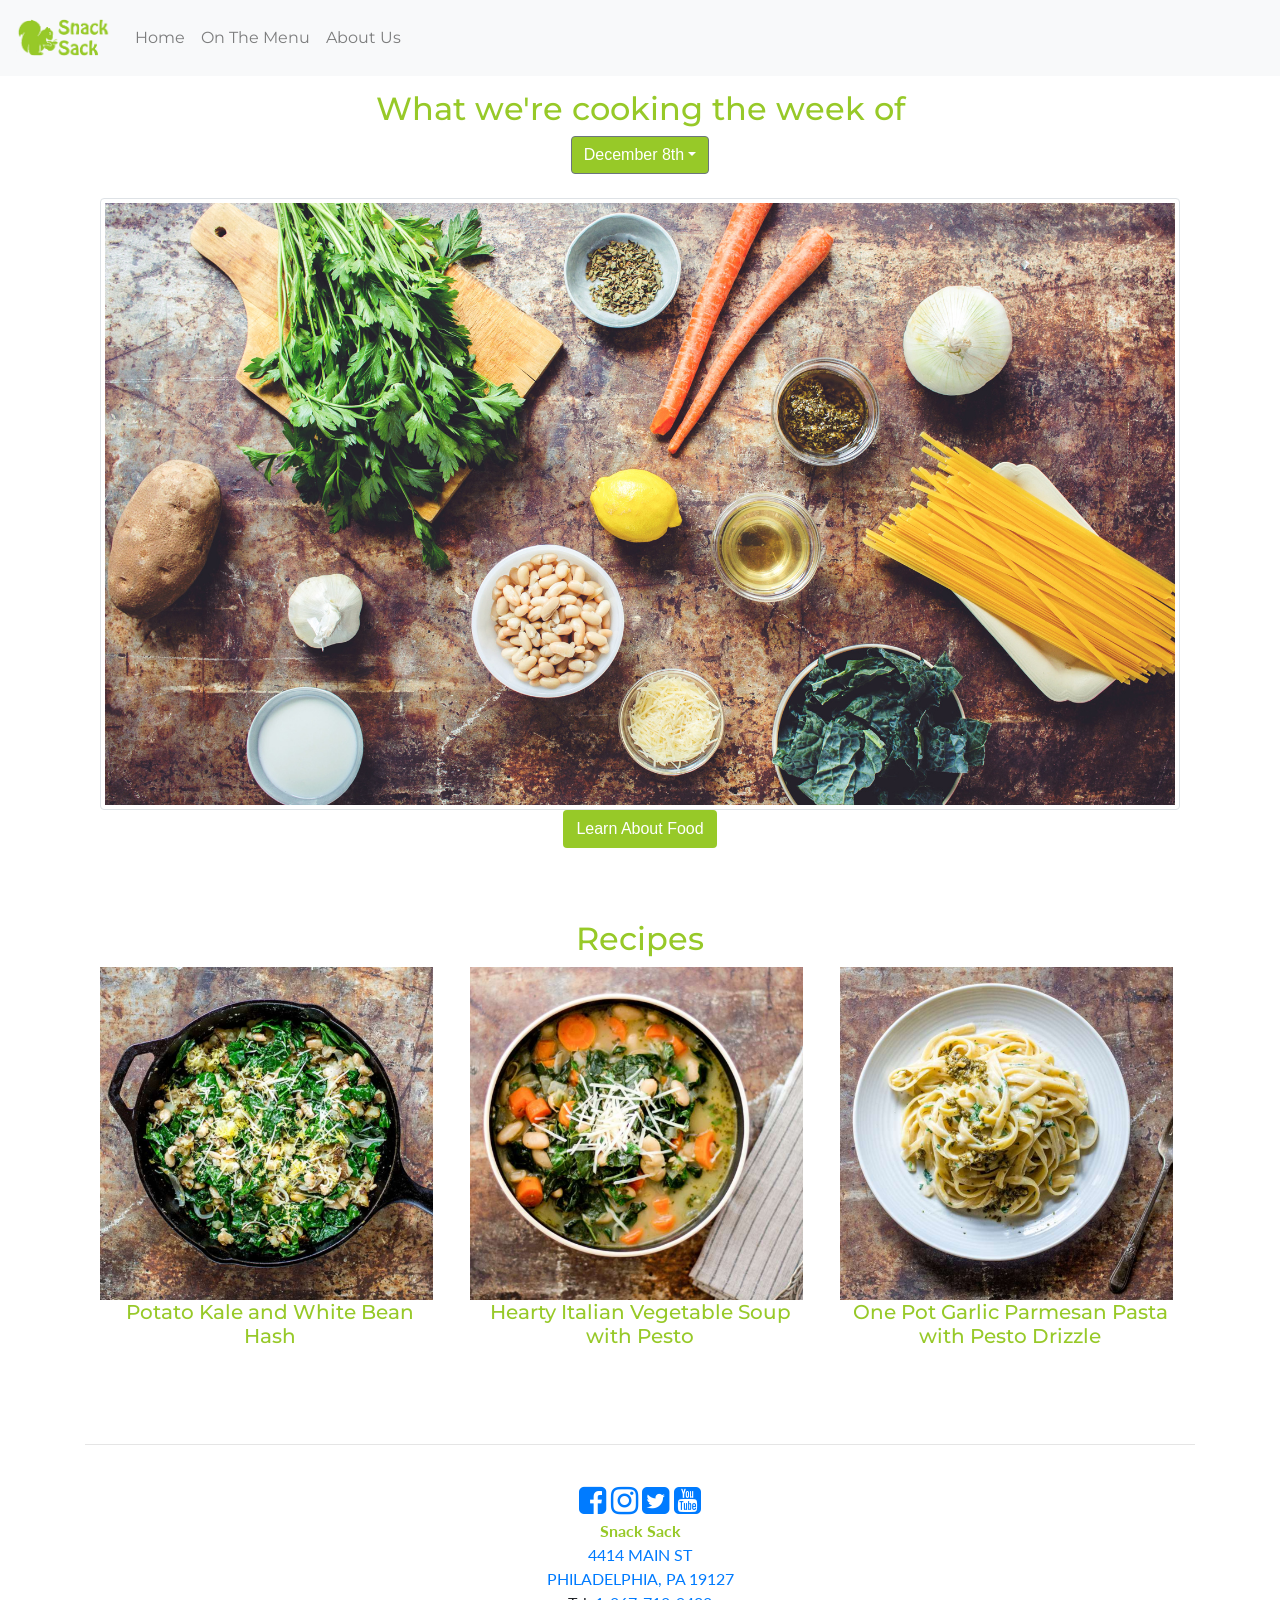
<file: onthemenu.html>
<!DOCTYPE html>
<html lang="en">
  <head>
    <title>On The Menu</title>
    <!-- Required meta tags -->
    <meta charset="utf-8">
    <meta name="viewport" content="width=device-width, initial-scale=1, shrink-to-fit=no">

    <!-- Bootstrap CSS -->
    <link rel="stylesheet" href="https://maxcdn.bootstrapcdn.com/bootstrap/4.0.0-beta/css/bootstrap.min.css" integrity="sha384-/Y6pD6FV/Vv2HJnA6t+vslU6fwYXjCFtcEpHbNJ0lyAFsXTsjBbfaDjzALeQsN6M" crossorigin="anonymous">
    <link rel="stylesheet" href="https://cdnjs.cloudflare.com/ajax/libs/font-awesome/4.7.0/css/font-awesome.min.css">
    <link rel="stylesheet" href="libraries/jquery-ui-1.12.1/jquery-ui.min.css">
    <link rel="stylesheet" href="css/main.css">
  </head>
  <body>
    <!-- Our Code Starts Here -->
    <div class="container content-box"><!-- Start outer container -->
      <nav class="navbar navbar-expand-lg fixed-top navbar-light bg-light">
        <a class="navbar-brand" href="home.html"><img src="images/logosnacksack.png" width="95" height="50" alt=""></a>
        <button class="navbar-toggler" type="button" data-toggle="collapse" data-target="#navbarNav" aria-controls="navbarNav" aria-expanded="false" aria-label="Toggle navigation">
          <span class="navbar-toggler-icon"></span>
        </button>
        <div class="collapse navbar-collapse" id="navbarNav">
          <ul class="navbar-nav">
            <li class="nav-item">
              <a class="nav-link" href="home.html">Home<span class="sr-only">(current)</span></a>
            </li>
            <li class="nav-item">
              <a class="nav-link" href="onthemenu.html">On The Menu</a>
            </li>
            <li class="nav-item">
              <a class="nav-link" href="aboutus.html">About Us</a>
            </li>
          </ul>
        </div>
      </nav>
<h2>What we're cooking the week of</h2>
      <div class="dropdown">
      <button class="btn btn-secondary dropdown-toggle" type="button" id="dropdownMenuButton" data-toggle="dropdown" aria-haspopup="true" aria-expanded="false">
    December 8th</button>
  <div class="dropdown-menu" aria-labelledby="dropdownMenuButton">
    <a class="dropdown-item" href="onthemenu.html">December 8th</a>
    <a class="dropdown-item" href="onthemenu2.html">December 1st</a>
    <a class="dropdown-item" href="onthemenu3.html">November 24th</a>


  </div>

</div>

<br>
      <div class="container">
        <img src="images/ingredient-landscape.jpg" alt="CEO" class="img-thumbnail">
      </div>
 <div class="col-md text-md-center">
      <div class="tyd">
            <a class="btn" id="tyd1" style="color:white">Learn About Food</a>
      </div>

    <div class="stuff">
  <img src="images/lemon.jpg" height="600" width="480" alt="food">
</div>
</div>

<br>
<br>
<br>
<h2>Recipes</h2>
<div class="container">
  <div class="row">
    <div class="col-md-4">
<a href="recipes1.html"><img src="images/potato.png" height="333" width="333" alt="food"></a>
<h5>Potato Kale and White Bean Hash </h5>
    </div>
    <div class="col-md-4">
<a href="recipes2.html"><img src="images/QQ20171212-221503@2x.png" height="333" width="333" alt="food"></a>
<h5>Hearty Italian Vegetable Soup with Pesto</h5>
    </div>
    <div class="col-md-4">
<a href="recipes9.html"><img src="images/4.9.0.png" height="333" width="333" alt="food"></a>
<h5>One Pot Garlic Parmesan Pasta with Pesto Drizzle</h5>
    </div>
  </div>
  </div>
  <br>
  <br>
  <br>
  <hr>
  <br>
  <div class="col-md text-md-center">

        <a href="https://www.facebook.com/rivercityoutpost/"><i class="fa fa-facebook-square fa-2x" aria-hidden="true"></i></a>
        <a href="https://www.instagram.com/rivercityoutpost/"><i class="fa fa-instagram fa-2x" aria-hidden="true"></i></a>
        <a href="#"><i class="fa fa-twitter-square fa-2x" aria-hidden="true"></i></a>
        <a href="#"><i class="fa fa-youtube-square fa-2x" aria-hidden="true"></i></a>
  <br>
  <p>
    <strong>Snack Sack</strong>
    <a href="https://goo.gl/maps/V9x2hQcvaYG2" target="_blank">
      <br>4414 MAIN ST
      <br>PHILADELPHIA, PA 19127
    </a>
    <br>Tel: <a href="tel:1-555-555-1234">1-267-712-9432</a>
  </p>
  </div>
</div>
  <!-- Our Code Ends Here -->
  <!-- Optional JavaScript -->
  <!-- jQuery first, then Popper.js, then Bootstrap JS, then custom JS in the "bucket" -->
  <script src="https://cdnjs.cloudflare.com/ajax/libs/jquery/3.2.1/jquery.js"></script>
  <script src="libraries/jquery-ui-1.12.1/jquery-ui.min.js"></script>
  <script src="https://cdnjs.cloudflare.com/ajax/libs/popper.js/1.11.0/umd/popper.min.js" integrity="sha384-b/U6ypiBEHpOf/4+1nzFpr53nxSS+GLCkfwBdFNTxtclqqenISfwAzpKaMNFNmj4" crossorigin="anonymous"></script>
  <script src="https://maxcdn.bootstrapcdn.com/bootstrap/4.0.0-beta/js/bootstrap.min.js" integrity="sha384-h0AbiXch4ZDo7tp9hKZ4TsHbi047NrKGLO3SEJAg45jXxnGIfYzk4Si90RDIqNm1" crossorigin="anonymous"></script>
  <script src="libraries/slick/slick.min.js"></script>
  <script src="js/bucket.js"></script>
</body>
</html>
</file>
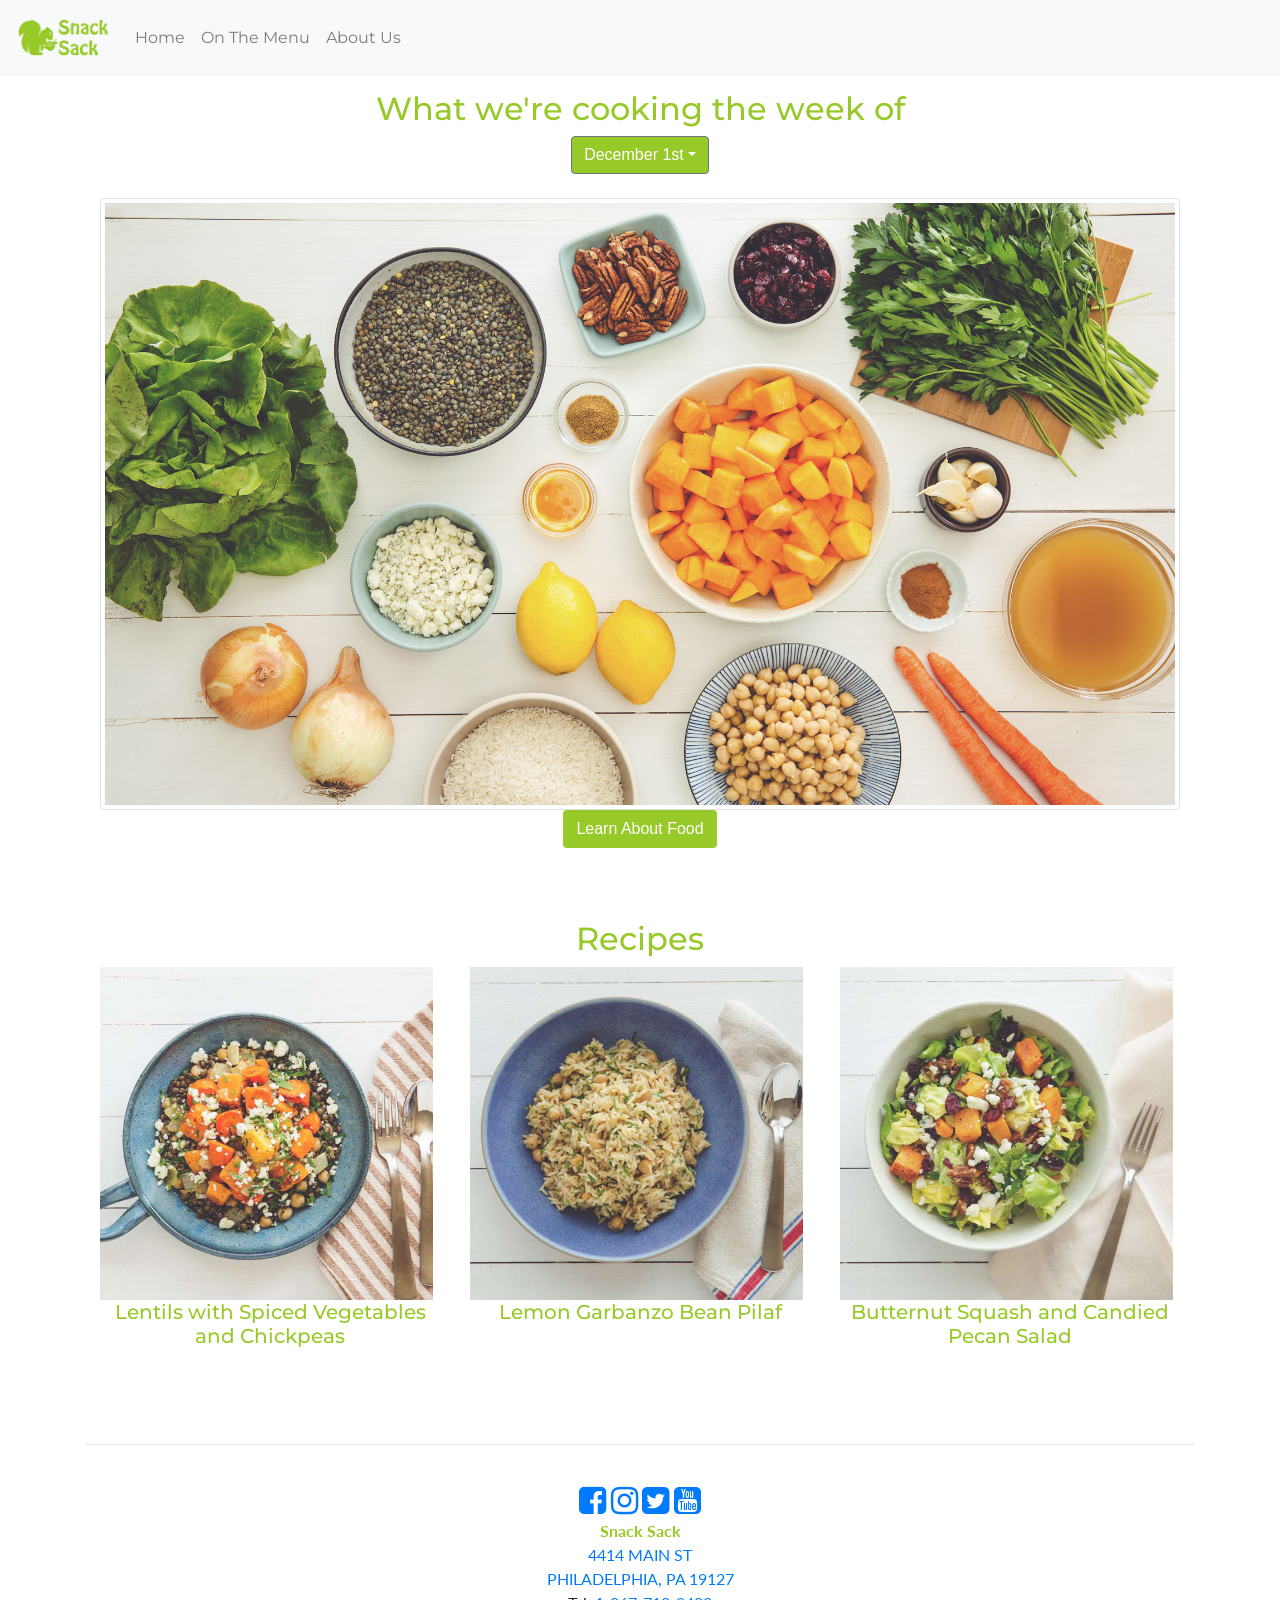
<file: onthemenu2.html>
<!DOCTYPE html>
<html lang="en">
  <head>
    <title>On The Menu</title>
    <!-- Required meta tags -->
    <meta charset="utf-8">
    <meta name="viewport" content="width=device-width, initial-scale=1, shrink-to-fit=no">

    <!-- Bootstrap CSS -->
    <link rel="stylesheet" href="https://maxcdn.bootstrapcdn.com/bootstrap/4.0.0-beta/css/bootstrap.min.css" integrity="sha384-/Y6pD6FV/Vv2HJnA6t+vslU6fwYXjCFtcEpHbNJ0lyAFsXTsjBbfaDjzALeQsN6M" crossorigin="anonymous">
    <link rel="stylesheet" href="https://cdnjs.cloudflare.com/ajax/libs/font-awesome/4.7.0/css/font-awesome.min.css">
    <link rel="stylesheet" href="libraries/jquery-ui-1.12.1/jquery-ui.min.css">
    <link rel="stylesheet" href="css/main.css">
  </head>
  <body>
    <!-- Our Code Starts Here -->
    <div class="container content-box"><!-- Start outer container -->
      <nav class="navbar navbar-expand-lg fixed-top navbar-light bg-light">
        <a class="navbar-brand" href="home.html"><img src="images/logosnacksack.png" width="95" height="50" alt=""></a>
        <button class="navbar-toggler" type="button" data-toggle="collapse" data-target="#navbarNav" aria-controls="navbarNav" aria-expanded="false" aria-label="Toggle navigation">
          <span class="navbar-toggler-icon"></span>
        </button>
        <div class="collapse navbar-collapse" id="navbarNav">
          <ul class="navbar-nav">
            <li class="nav-item">
              <a class="nav-link" href="home.html">Home<span class="sr-only">(current)</span></a>
            </li>
            <li class="nav-item">
              <a class="nav-link" href="onthememu.html">On The Menu</a>
            </li>
            <li class="nav-item">
              <a class="nav-link" href="aboutus.html">About Us</a>
            </li>
          </ul>
        </div>
      </nav>
<h2>What we're cooking the week of</h2>
      <div class="dropdown">
      <button class="btn btn-secondary dropdown-toggle" type="button" id="dropdownMenuButton" data-toggle="dropdown" aria-haspopup="true" aria-expanded="false">
    December 1st</button>
  <div class="dropdown-menu" aria-labelledby="dropdownMenuButton">
    <a class="dropdown-item" href="onthemenu.html">December 8th</a>
    <a class="dropdown-item" href="onthemenu2.html">December 1st</a>
    <a class="dropdown-item" href="onthemenu3.html">November 24th</a>


  </div>

</div>

<br>
      <div class="container">
        <img src="images/ingredients-landscape.jpg" alt="CEO" class="img-thumbnail">
      </div>
 <div class="col-md text-md-center">
      <div class="tyd">
            <a class="btn" id="tyd1" style="color:white">Learn About Food</a>
      </div>

    <div class="stuff">
  <img src="images/501a17b940a60a8e6a2632c56b2d9064.jpg" height="600" width="480" alt="food">
</div>
</div>

<br>
<br>
<br>
<h2>Recipes</h2>
<div class="container">
  <div class="row">
    <div class="col-md-4">
<a href="recipes4.html"><img src="images/4.4.0.png" height="333" width="333" alt="food"></a>
    <h5>Lentils with Spiced Vegetables and Chickpeas </h5></div>
    <div class="col-md-4">
<a href="recipes5.html"><img src="images/4.5.0.png" height="333" width="333" alt="food"></a>
<h5>Lemon Garbanzo Bean Pilaf </h5>
    </div>
    <div class="col-md-4">
<a href="recipes6.html"><img src="images/4.6.0.png" height="333" width="333" alt="food"></a>
<h5>Butternut Squash and Candied Pecan Salad </h5>
    </div>
  </div>
  </div>
  <br>
  <br>
  <br>
  <hr>
  <br>
  <div class="col-md text-md-center">

        <a href="https://www.facebook.com/rivercityoutpost/"><i class="fa fa-facebook-square fa-2x" aria-hidden="true"></i></a>
        <a href="https://www.instagram.com/rivercityoutpost/"><i class="fa fa-instagram fa-2x" aria-hidden="true"></i></a>
        <a href="#"><i class="fa fa-twitter-square fa-2x" aria-hidden="true"></i></a>
        <a href="#"><i class="fa fa-youtube-square fa-2x" aria-hidden="true"></i></a>
  <br>
  <p>
    <strong>Snack Sack</strong>
    <a href="https://goo.gl/maps/V9x2hQcvaYG2" target="_blank">
      <br>4414 MAIN ST
      <br>PHILADELPHIA, PA 19127
    </a>
    <br>Tel: <a href="tel:1-555-555-1234">1-267-712-9432</a>
  </p>
  </div>
</div>
  <!-- Our Code Ends Here -->
  <!-- Optional JavaScript -->
  <!-- jQuery first, then Popper.js, then Bootstrap JS, then custom JS in the "bucket" -->
  <script src="https://cdnjs.cloudflare.com/ajax/libs/jquery/3.2.1/jquery.js"></script>
  <script src="libraries/jquery-ui-1.12.1/jquery-ui.min.js"></script>
  <script src="https://cdnjs.cloudflare.com/ajax/libs/popper.js/1.11.0/umd/popper.min.js" integrity="sha384-b/U6ypiBEHpOf/4+1nzFpr53nxSS+GLCkfwBdFNTxtclqqenISfwAzpKaMNFNmj4" crossorigin="anonymous"></script>
  <script src="https://maxcdn.bootstrapcdn.com/bootstrap/4.0.0-beta/js/bootstrap.min.js" integrity="sha384-h0AbiXch4ZDo7tp9hKZ4TsHbi047NrKGLO3SEJAg45jXxnGIfYzk4Si90RDIqNm1" crossorigin="anonymous"></script>
  <script src="libraries/slick/slick.min.js"></script>
  <script src="js/bucket.js"></script>
</body>
</html>
</file>
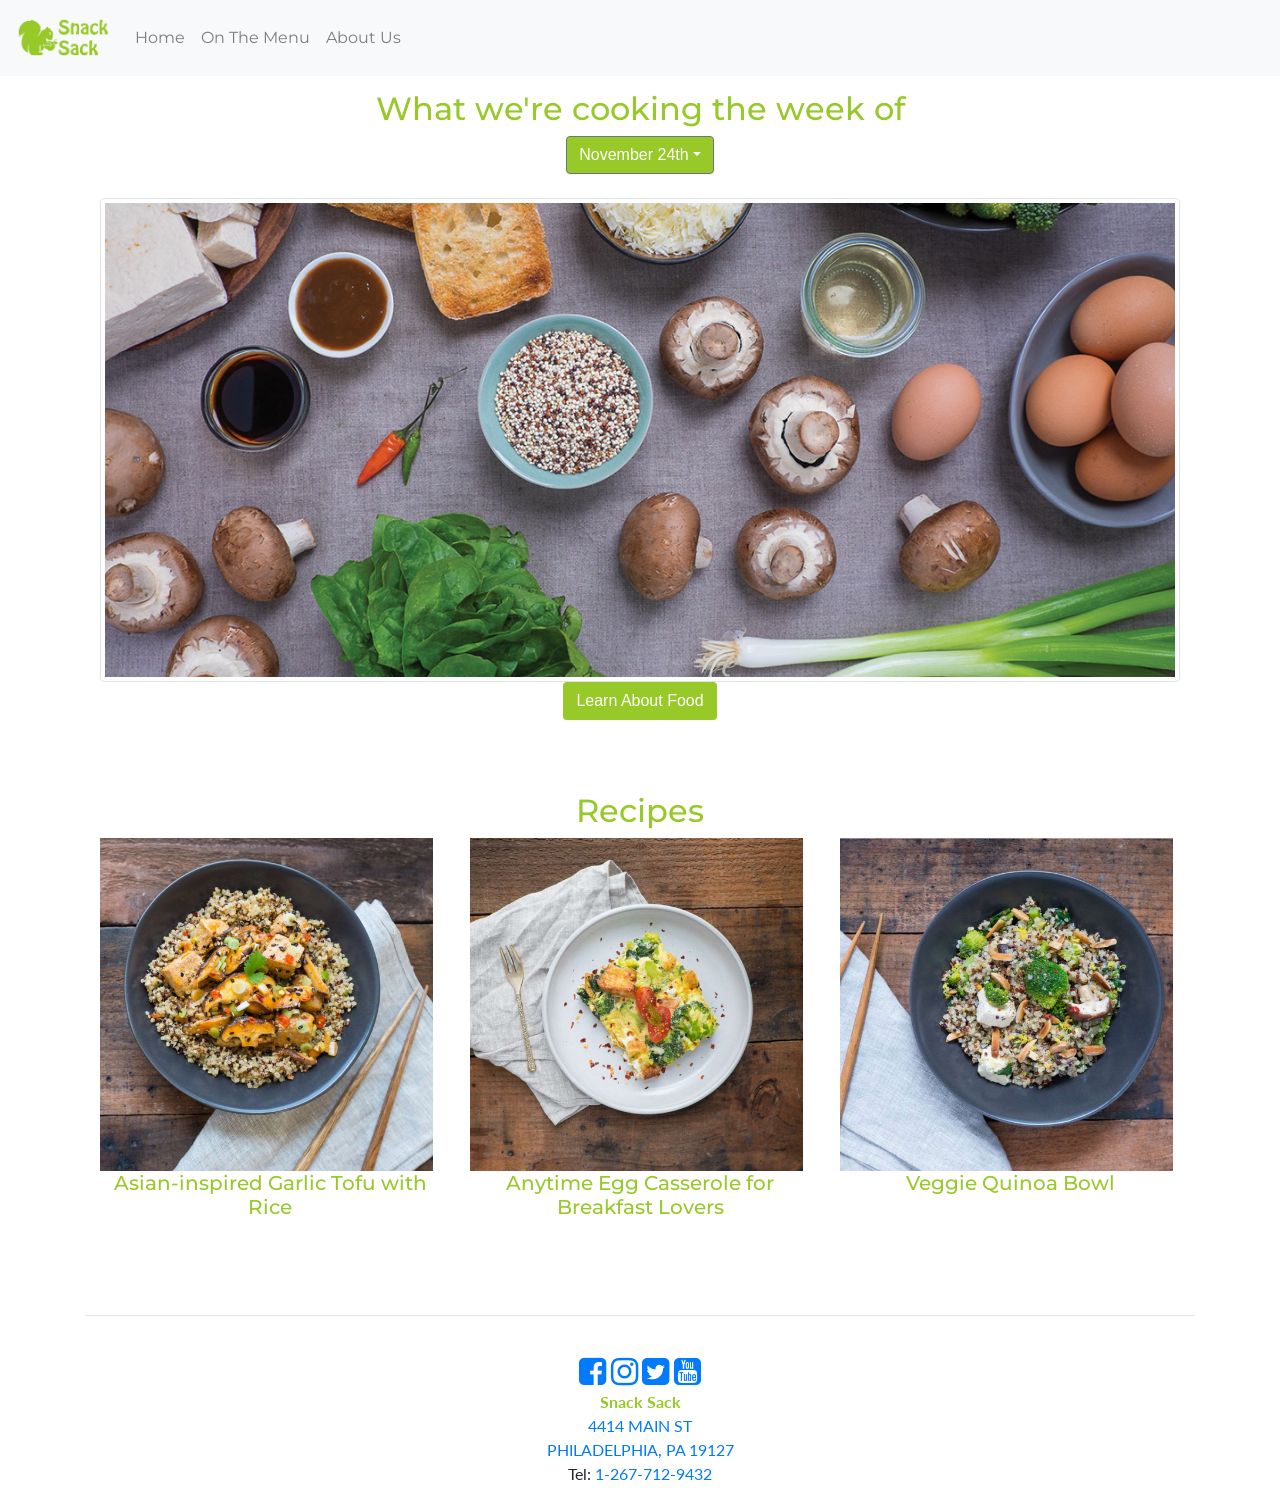
<file: onthemenu3.html>
<!DOCTYPE html>
<html lang="en">
  <head>
    <title>On The Menu</title>
    <!-- Required meta tags -->
    <meta charset="utf-8">
    <meta name="viewport" content="width=device-width, initial-scale=1, shrink-to-fit=no">

    <!-- Bootstrap CSS -->
    <link rel="stylesheet" href="https://maxcdn.bootstrapcdn.com/bootstrap/4.0.0-beta/css/bootstrap.min.css" integrity="sha384-/Y6pD6FV/Vv2HJnA6t+vslU6fwYXjCFtcEpHbNJ0lyAFsXTsjBbfaDjzALeQsN6M" crossorigin="anonymous">
    <link rel="stylesheet" href="https://cdnjs.cloudflare.com/ajax/libs/font-awesome/4.7.0/css/font-awesome.min.css">
    <link rel="stylesheet" href="libraries/jquery-ui-1.12.1/jquery-ui.min.css">
    <link rel="stylesheet" href="css/main.css">
  </head>
  <body>
    <!-- Our Code Starts Here -->
    <div class="container content-box"><!-- Start outer container -->
      <nav class="navbar navbar-expand-lg fixed-top navbar-light bg-light">
        <a class="navbar-brand" href="home.html"><img src="images/logosnacksack.png" width="95" height="50" alt=""></a>
        <button class="navbar-toggler" type="button" data-toggle="collapse" data-target="#navbarNav" aria-controls="navbarNav" aria-expanded="false" aria-label="Toggle navigation">
          <span class="navbar-toggler-icon"></span>
        </button>
        <div class="collapse navbar-collapse" id="navbarNav">
          <ul class="navbar-nav">
            <li class="nav-item">
              <a class="nav-link" href="home.html">Home<span class="sr-only">(current)</span></a>
            </li>
            <li class="nav-item">
              <a class="nav-link" href="onthemenu.html">On The Menu</a>
            </li>
            <li class="nav-item">
              <a class="nav-link" href="aboutus.html">About Us</a>
            </li>
          </ul>
        </div>
      </nav>
<h2>What we're cooking the week of</h2>
      <div class="dropdown">
      <button class="btn btn-secondary dropdown-toggle" type="button" id="dropdownMenuButton" data-toggle="dropdown" aria-haspopup="true" aria-expanded="false">
    November 24th</button>
  <div class="dropdown-menu" aria-labelledby="dropdownMenuButton">
    <a class="dropdown-item" href="onthemenu.html">December 8th</a>
    <a class="dropdown-item" href="onthemenu2.html">December 1st</a>
    <a class="dropdown-item" href="onthemenu3.html">November 24th</a>


  </div>

</div>

<br>
      <div class="container">
        <img src="images/veggie.jpg" alt="CEO" class="img-thumbnail">
      </div>
 <div class="col-md text-md-center">
      <div class="tyd">
            <a class="btn" id="tyd1" style="color:white">Learn About Food</a>
      </div>

    <div class="stuff">
  <img src="images/broccoliinfo.jpg" height="600" width="800" alt="food">
</div>
</div>

<br>
<br>
<br>
<h2>Recipes</h2>
<div class="container">
  <div class="row">
    <div class="col-md-4">
<a href="recipes3.html"><img src="images/4.3.0.png" height="333" width="333" alt="food"></a>
<h5>Asian-inspired Garlic Tofu with Rice</h5>
    </div>
    <div class="col-md-4">
<a href="recipes7.html"><img src="images/4.7.0.png" height="333" width="333" alt="food"></a>
<h5>Anytime Egg Casserole for Breakfast Lovers</h5>
    </div>
    <div class="col-md-4">
<a href="recipes8.html"><img src="images/4.8.0.png" height="333" width="333" alt="food"></a>
<h5>Veggie Quinoa Bowl</h5>
    </div>
  </div>
  </div>
  <br>
  <br>
  <br>
  <hr>
  <br>
  <div class="col-md text-md-center">

        <a href="https://www.facebook.com/rivercityoutpost/"><i class="fa fa-facebook-square fa-2x" aria-hidden="true"></i></a>
        <a href="https://www.instagram.com/rivercityoutpost/"><i class="fa fa-instagram fa-2x" aria-hidden="true"></i></a>
        <a href="#"><i class="fa fa-twitter-square fa-2x" aria-hidden="true"></i></a>
        <a href="#"><i class="fa fa-youtube-square fa-2x" aria-hidden="true"></i></a>
  <br>
  <p>
    <strong>Snack Sack</strong>
    <a href="https://goo.gl/maps/V9x2hQcvaYG2" target="_blank">
      <br>4414 MAIN ST
      <br>PHILADELPHIA, PA 19127
    </a>
    <br>Tel: <a href="tel:1-555-555-1234">1-267-712-9432</a>
  </p>
  </div>
</div>
  <!-- Our Code Ends Here -->
  <!-- Optional JavaScript -->
  <!-- jQuery first, then Popper.js, then Bootstrap JS, then custom JS in the "bucket" -->
  <script src="https://cdnjs.cloudflare.com/ajax/libs/jquery/3.2.1/jquery.js"></script>
  <script src="libraries/jquery-ui-1.12.1/jquery-ui.min.js"></script>
  <script src="https://cdnjs.cloudflare.com/ajax/libs/popper.js/1.11.0/umd/popper.min.js" integrity="sha384-b/U6ypiBEHpOf/4+1nzFpr53nxSS+GLCkfwBdFNTxtclqqenISfwAzpKaMNFNmj4" crossorigin="anonymous"></script>
  <script src="https://maxcdn.bootstrapcdn.com/bootstrap/4.0.0-beta/js/bootstrap.min.js" integrity="sha384-h0AbiXch4ZDo7tp9hKZ4TsHbi047NrKGLO3SEJAg45jXxnGIfYzk4Si90RDIqNm1" crossorigin="anonymous"></script>
  <script src="libraries/slick/slick.min.js"></script>
  <script src="js/bucket.js"></script>
</body>
</html>
</file>
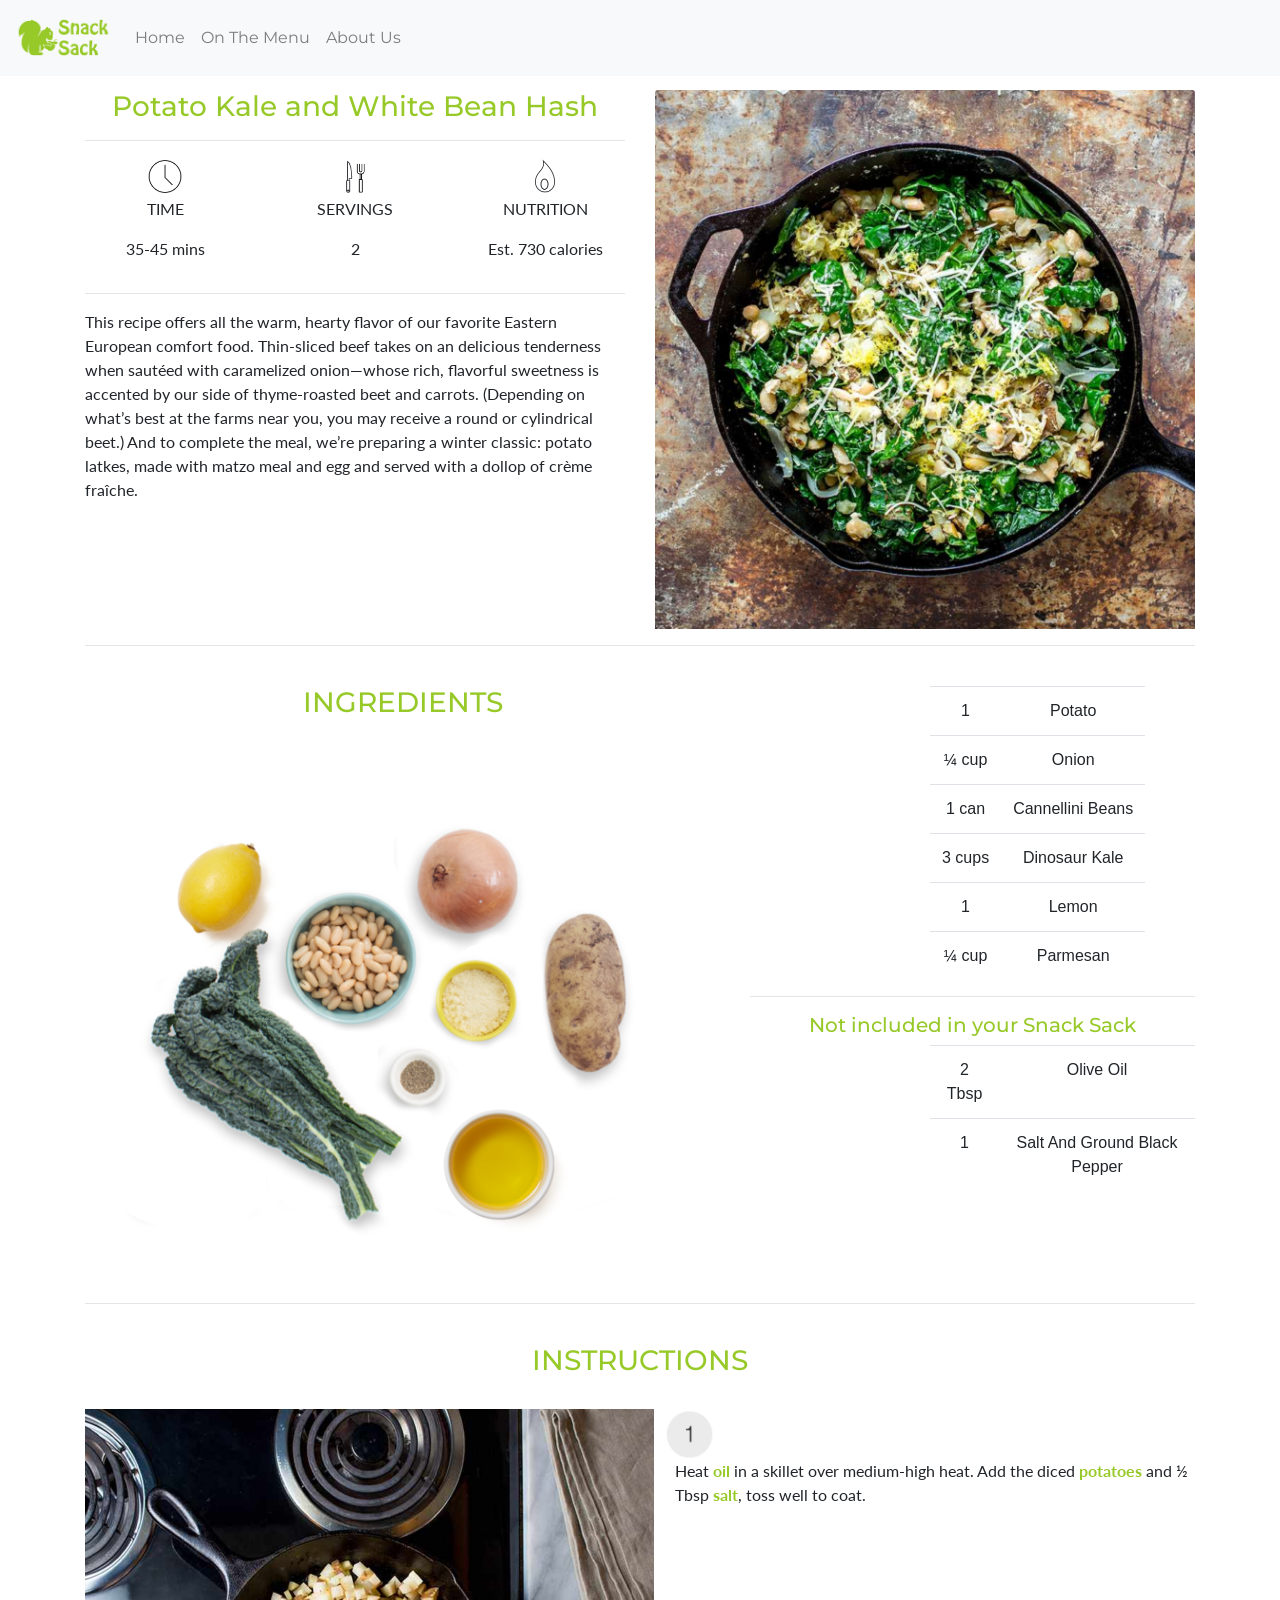
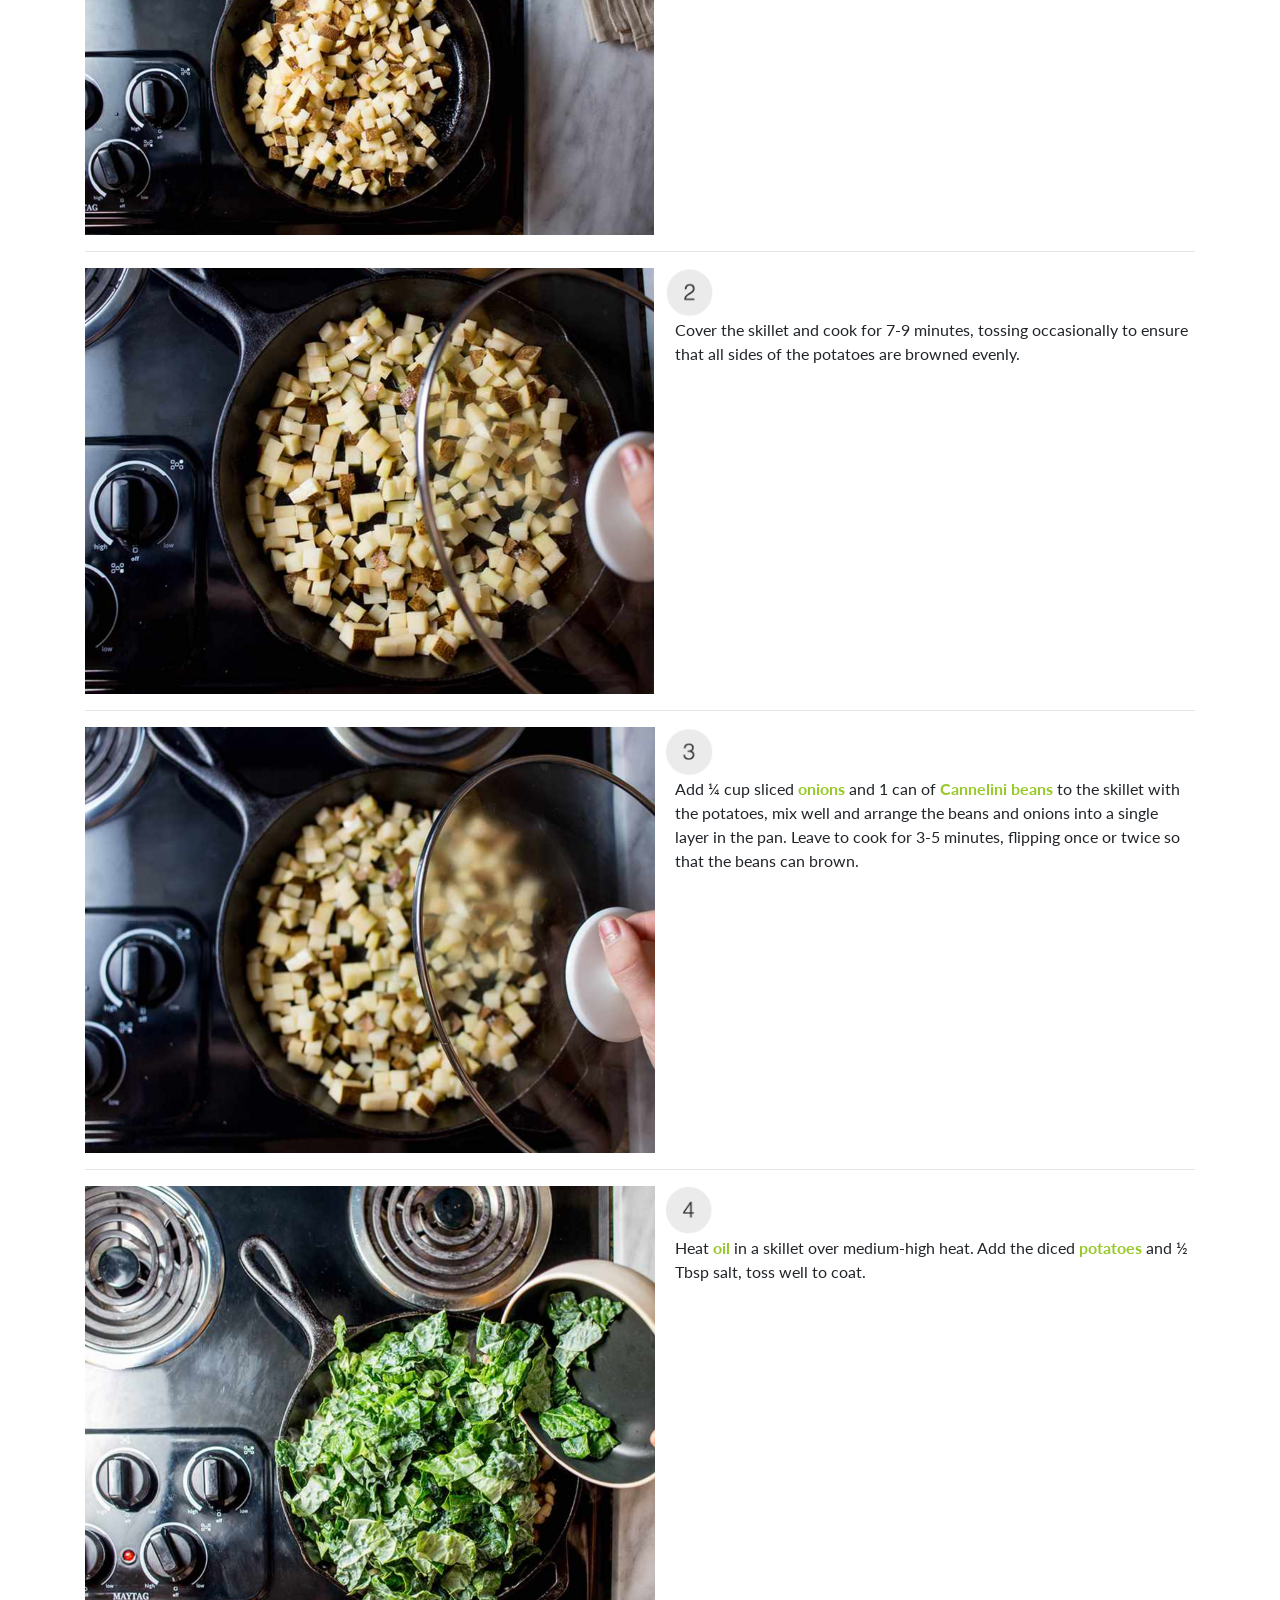
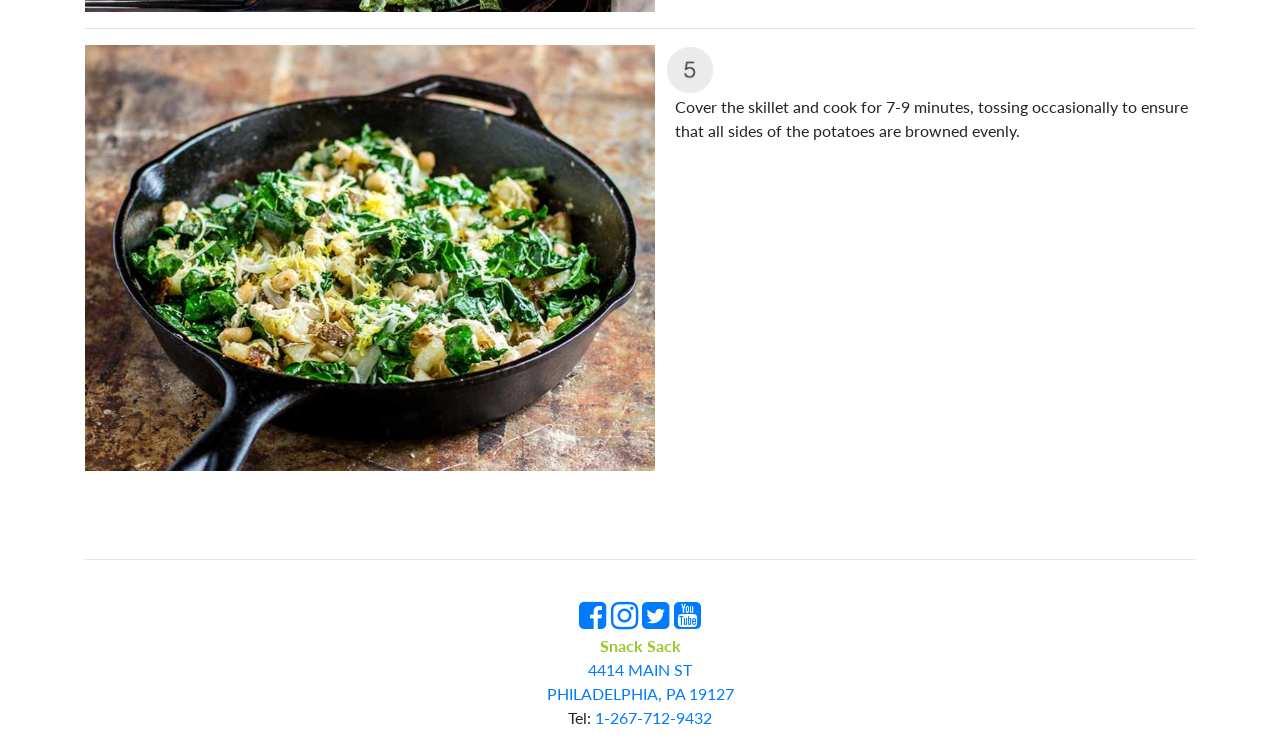
<file: recipes1.html>
<!DOCTYPE html>
<html lang="en">
  <head>
    <title>Potato Kale and White Bean Hash</title>
    <!-- Required meta tags -->
    <meta charset="utf-8">
    <meta name="viewport" content="width=device-width, initial-scale=1, shrink-to-fit=no">

    <!-- Bootstrap CSS -->
    <link rel="stylesheet" href="https://maxcdn.bootstrapcdn.com/bootstrap/4.0.0-beta/css/bootstrap.min.css" integrity="sha384-/Y6pD6FV/Vv2HJnA6t+vslU6fwYXjCFtcEpHbNJ0lyAFsXTsjBbfaDjzALeQsN6M" crossorigin="anonymous">
    <link rel="stylesheet" href="https://cdnjs.cloudflare.com/ajax/libs/font-awesome/4.7.0/css/font-awesome.min.css">
    <link rel="stylesheet" href="libraries/jquery-ui-1.12.1/jquery-ui.min.css">
    <link rel="stylesheet" href="css/main.css">
  </head>
  <body>
    <div class="container content-box"><!-- Start outer container -->
     <div class="row"> <!-- Start row 1: CAROUSEL -->
          <div class="col">
            <nav class="navbar navbar-expand-lg fixed-top navbar-light bg-light">
            <a class="navbar-brand" href="home.html"><img src="images/logosnacksack.png" width="95" height="50" alt=""></a>
            <button class="navbar-toggler" type="button" data-toggle="collapse" data-target="#navbarNav" aria-controls="navbarNav" aria-expanded="false" aria-label="Toggle navigation">
              <span class="navbar-toggler-icon"></span>
            </button>
            <div class="collapse navbar-collapse" id="navbarNav">
              <ul class="navbar-nav">
                <li class="nav-item">
                  <a class="nav-link" href="home.html">Home<span class="sr-only">(current)</span></a>
                </li>
                <li class="nav-item">
                  <a class="nav-link" href="onthemenu.html">On The Menu</a>
                </li>
                <li class="nav-item">
                  <a class="nav-link" href="aboutus.html">About Us</a>
                </li>
              </ul>
            </div>
          </nav>
        </div>
      </div>
    <div class="row 2">
        <div class="col-6">
          <h3>Potato Kale and White Bean Hash</h3>
          <hr>
          <div class="row 3">
            <div class="col">
            <img src="images/QQ20171210-193531@2x.png" alt="#" height="40" width="40">
            <p>TIME</p>
            <p>35-45 mins</p>
            </div>
            <div class="col">
              <img src="images/QQ20171210-193553@2x.png" alt="#" height="40" width="40">
              <p>SERVINGS</p>
              <p>2</p>
            </div>
            <div class="col">
              <img src="images/QQ20171210-193629@2x.png" alt="#" height="40" width="40">
              <p>NUTRITION</p>
              <p>Est. 730 calories</p>
            </div>
          </div>
          <hr>
          <p>This recipe offers all the warm, hearty flavor of our favorite Eastern European comfort food. Thin-sliced beef takes on an delicious tenderness when sautéed with caramelized onion—whose rich, flavorful sweetness is accented by our side of thyme-roasted beet and carrots. (Depending on what’s best at the farms near you, you may receive a round or cylindrical beet.) And to complete the meal, we’re preparing a winter classic: potato latkes, made with matzo meal and egg and served with a dollop of crème fraîche.</p>
        </div>
        <div class="col-6">
        <img src="images/potato.png" alt="#" class="card-img-top">
        </div>
      </div>
        <hr>
<br>
<div class="row 4">
<div class="col-7">
<h3>INGREDIENTS</h3>
<img src="images/3.1.png" alt="#" class="card-img-top float-left">
</div>
<div class="col-5">
  <table class="table table-hover">
    <tbody style="display:block; margin-left:180px;">
      <tr>
        <td>1</td>
        <td>Potato</td>
      </tr>
      <tr>
        <td>¼ cup</td>
        <td>Onion</td>
      </tr>
      <tr>
        <td>1 can</td>
        <td>Cannellini Beans</td>
      </tr>
      <tr>
        <td>3 cups</td>
        <td>Dinosaur Kale</td>
      </tr>
      <tr>
        <td>1</td>
        <td>Lemon</td>
      </tr>
      <tr>
        <td>¼ cup</td>
        <td>Parmesan</td>
      </tr>
    </tbody>
  </table>
  <hr>
  <h5>Not included in your Snack Sack</h5>
  <table class="table table-hover">
    <tbody style="display:block; margin-left:180px;">
      <tr>
        <td>2 Tbsp</td>
        <td>Olive Oil</td>
      </tr>
      <tr>
        <td>1</td>
        <td>Salt And Ground Black Pepper</td>
      </tr>

  </tbody>
</table>
</div>
</div>
<hr>
<br>
<h3>INSTRUCTIONS</h3>
<br>
<div class="row 5">
<div class="col-6">
<img src="images/QQ20171212-005800@2x.png" alt="#" height="426" width="570">
</div>
<div class="col-6">
  <img class="number" src="images/QQ20171212-004128@2x.png" alt="1" height="50" width="50">
  <p class="recipes">Heat <strong>oil</strong> in a skillet over medium-high heat. Add the diced <strong>potatoes</strong> and ½ Tbsp <strong>salt</strong>, toss well to coat.</p>
</div>
</div>
<hr>
<div class="row 6">
<div class="col-6">
<img src="images/QQ20171212-005854@2x.png" alt="#" height="426" width="570">
</div>
<div class="col-6">
  <img class="number" src="images/QQ20171212-004224@2x.png" alt="2" height="50" width="50">
  <p class="recipes">Cover the skillet and cook for 7-9 minutes, tossing occasionally to ensure that all sides of the potatoes are browned evenly.</p>
</div>
</div>
<hr>
<div class="row 6">
<div class="col-6">
<img src="images/QQ20171212-005934@2x.png" alt="#" height="426" width="570">
</div>
<div class="col-6">
  <img class="number" src="images/QQ20171212-004304@2x.png" alt="3" height="50" width="50">
  <p class="recipes">Add ¼ cup sliced <strong>onions</strong> and 1 can of <strong>Cannelini beans</strong> to the skillet with the potatoes, mix well and arrange the beans and onions into a single layer in the pan. Leave to cook for 3-5 minutes, flipping once or twice so that the beans can brown.</p>
</div>
</div>
<hr>
<div class="row 5">
<div class="col-6">
<img src="images/QQ20171212-010009@2x.png" alt="#" height="426" width="570">
</div>
<div class="col-6">
  <img class="number" src="images/QQ20171212-004356@2x.png" alt="1" height="50" width="50">
  <p class="recipes">Heat <strong>oil</strong> in a skillet over medium-high heat. Add the diced <strong>potatoes</strong> and ½ Tbsp salt, toss well to coat.</p>
</div>
</div>
<hr>
<div class="row 6">
<div class="col-6">
<img src="images/QQ20171212-010040@2x.png" alt="#" height="426" width="570">
</div>
<div class="col-6">
  <img class="number" src="images/QQ20171212-004412@2x.png" alt="2" height="50" width="50">
  <p class="recipes">Cover the skillet and cook for 7-9 minutes, tossing occasionally to ensure that all sides of the potatoes are browned evenly.</p>
</div>
</div>
<br>
<br>
<br>
<hr>
<br>
<div class="col-md text-md-center">

      <a href="https://www.facebook.com/rivercityoutpost/"><i class="fa fa-facebook-square fa-2x" aria-hidden="true"></i></a>
      <a href="https://www.instagram.com/rivercityoutpost/"><i class="fa fa-instagram fa-2x" aria-hidden="true"></i></a>
      <a href="#"><i class="fa fa-twitter-square fa-2x" aria-hidden="true"></i></a>
      <a href="#"><i class="fa fa-youtube-square fa-2x" aria-hidden="true"></i></a>
<br>
<p>
  <strong>Snack Sack</strong>
  <a href="https://goo.gl/maps/V9x2hQcvaYG2" target="_blank">
    <br>4414 MAIN ST
    <br>PHILADELPHIA, PA 19127
  </a>
  <br>Tel: <a href="tel:1-555-555-1234">1-267-712-9432</a>
</p>
</div>


</div>
    <!-- Our Code Ends Here -->
    <!-- Optional JavaScript -->
    <!-- jQuery first, then Popper.js, then Bootstrap JS, then custom JS in the "bucket" -->
    <script src="https://cdnjs.cloudflare.com/ajax/libs/jquery/3.2.1/jquery.js"></script>
    <script src="libraries/jquery-ui-1.12.1/jquery-ui.min.js"></script>
    <script src="https://cdnjs.cloudflare.com/ajax/libs/popper.js/1.11.0/umd/popper.min.js" integrity="sha384-b/U6ypiBEHpOf/4+1nzFpr53nxSS+GLCkfwBdFNTxtclqqenISfwAzpKaMNFNmj4" crossorigin="anonymous"></script>
    <script src="https://maxcdn.bootstrapcdn.com/bootstrap/4.0.0-beta/js/bootstrap.min.js" integrity="sha384-h0AbiXch4ZDo7tp9hKZ4TsHbi047NrKGLO3SEJAg45jXxnGIfYzk4Si90RDIqNm1" crossorigin="anonymous"></script>
    <script src="libraries/slick/slick.min.js"></script>
    <script src="js/bucket.js"></script>
  </body>
</html>
</file>
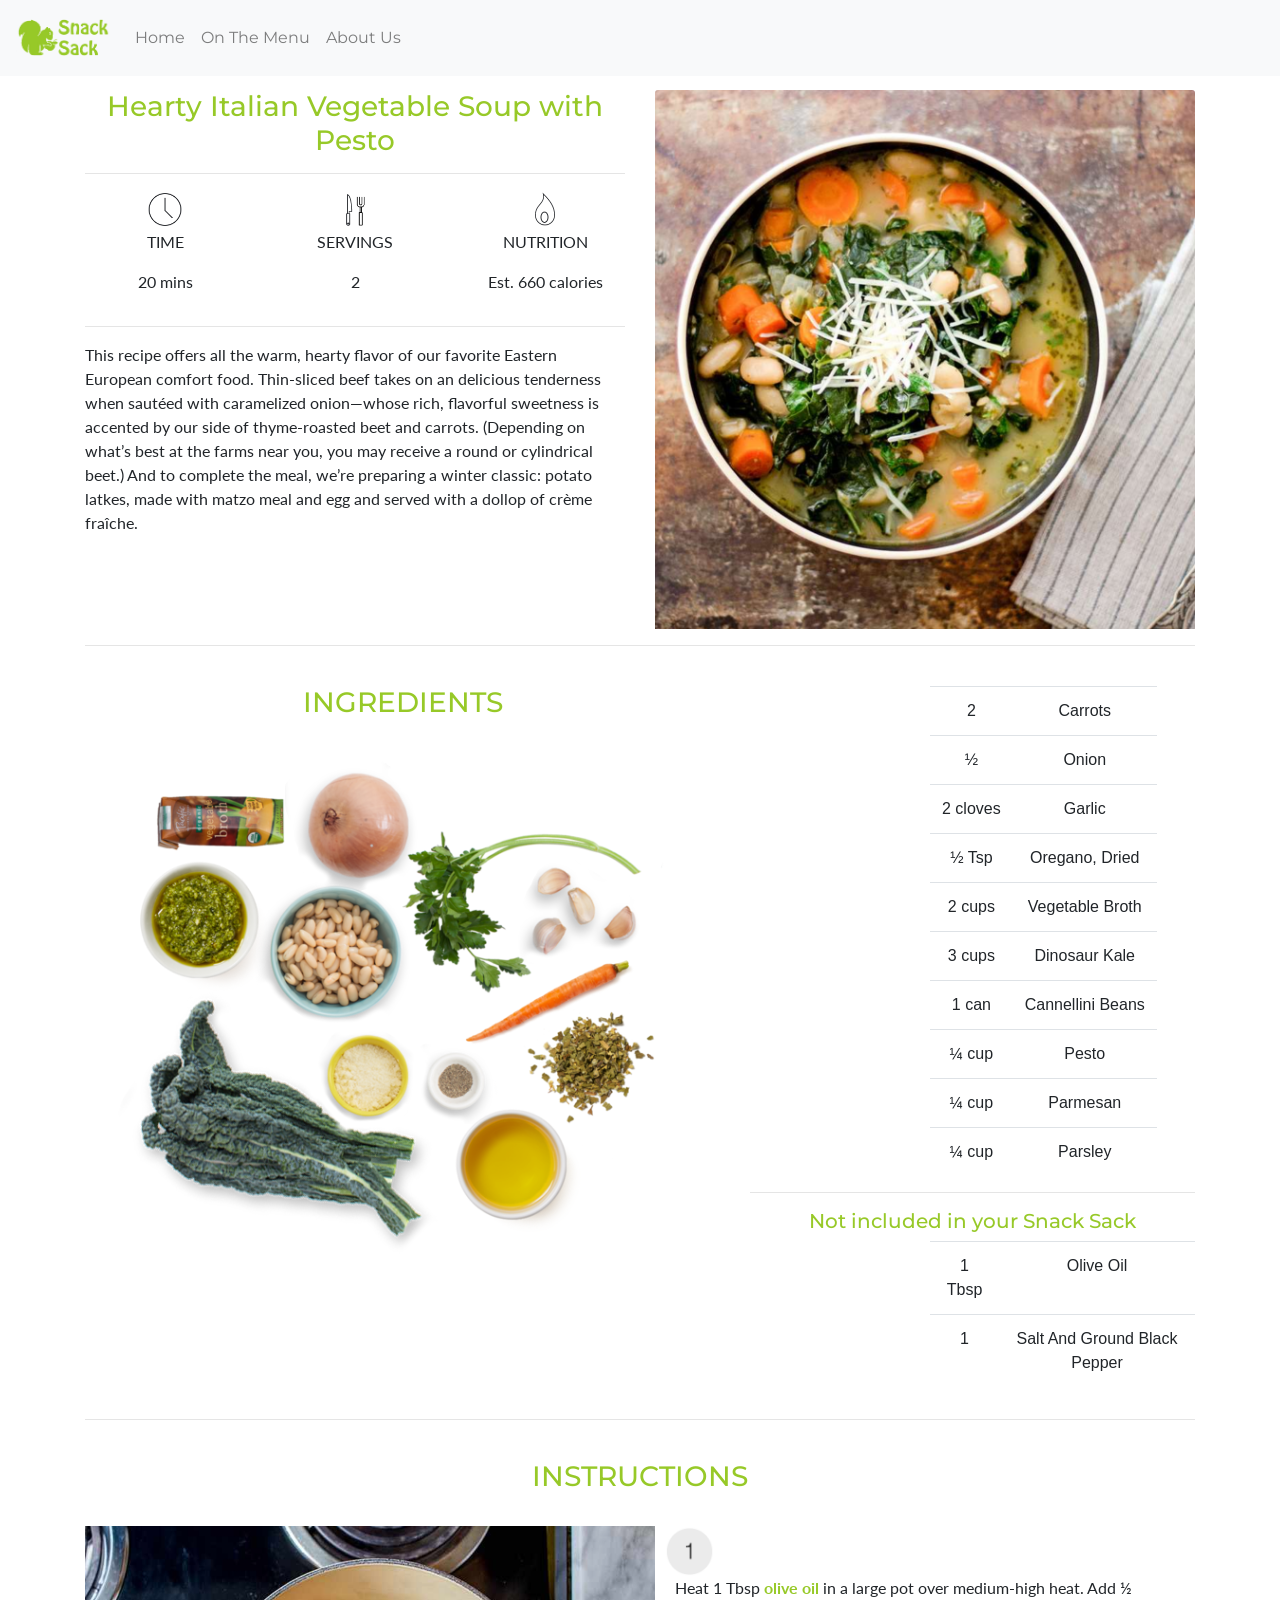
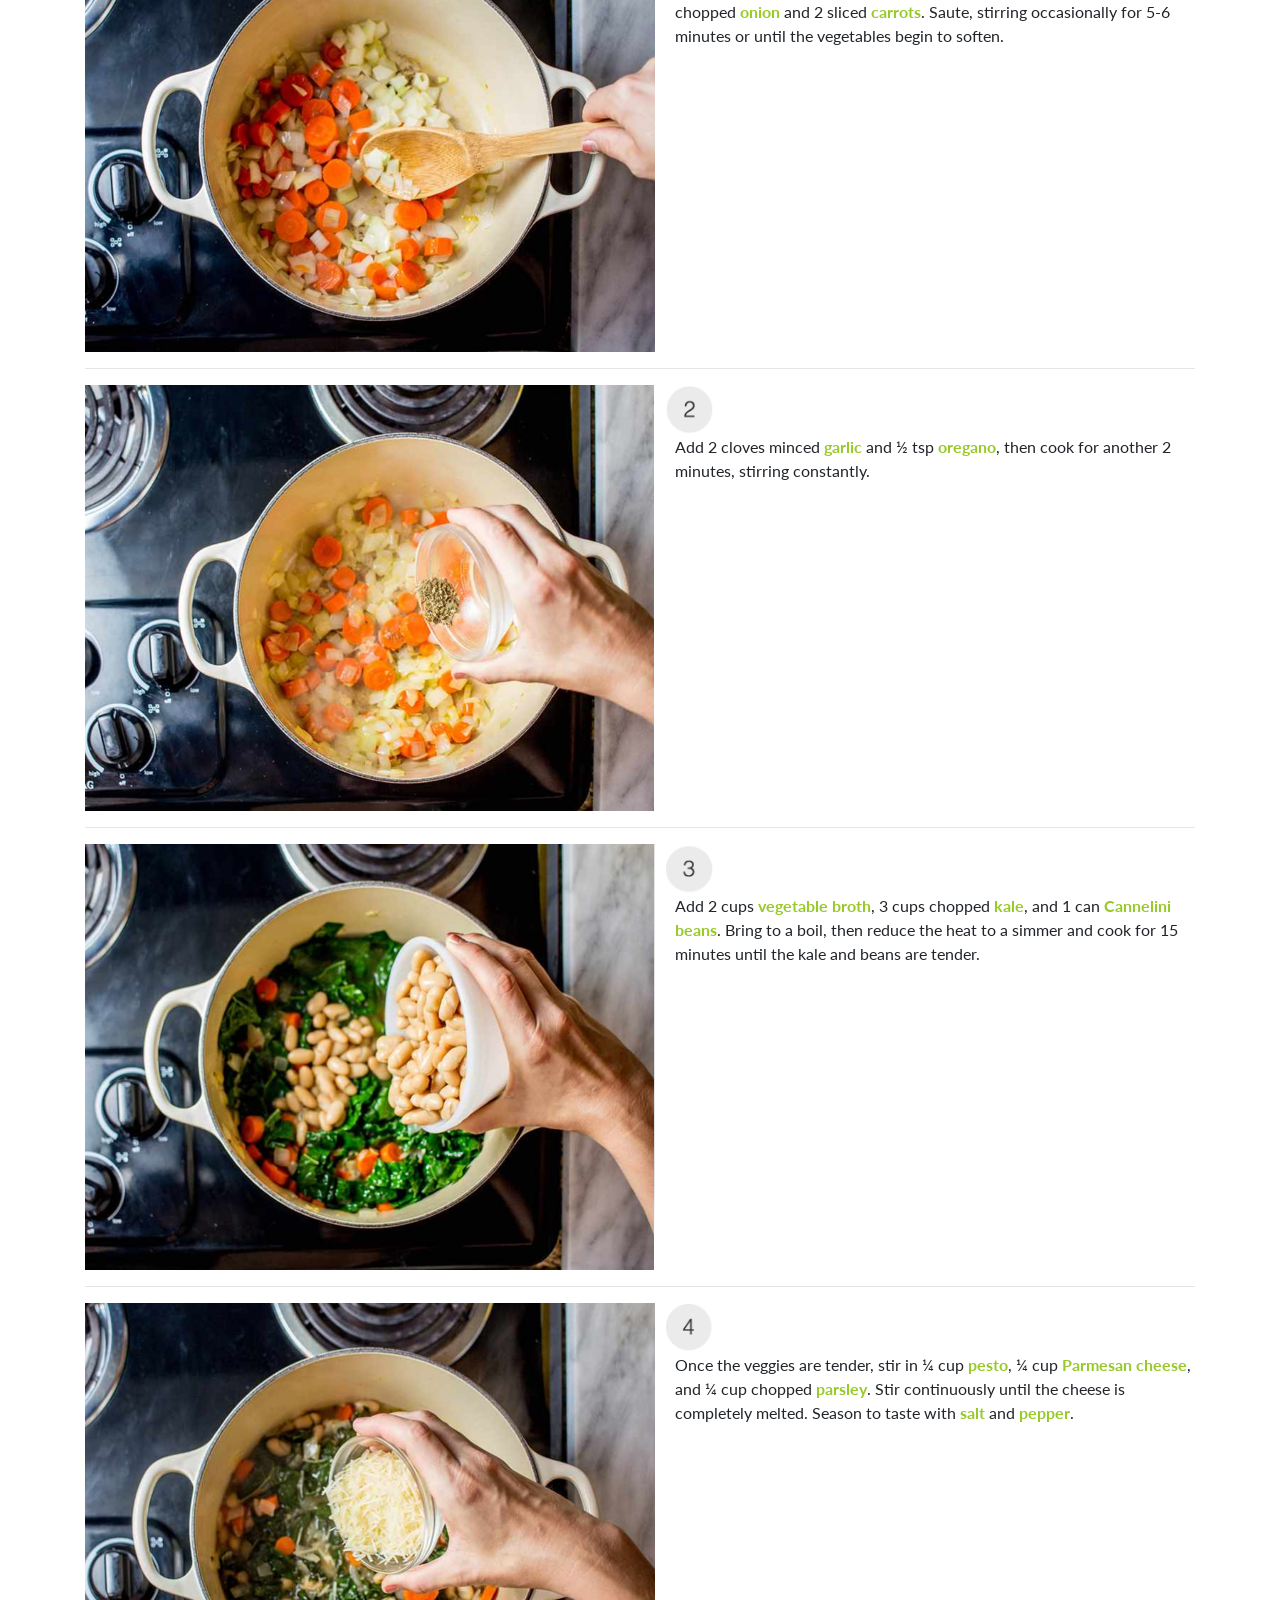
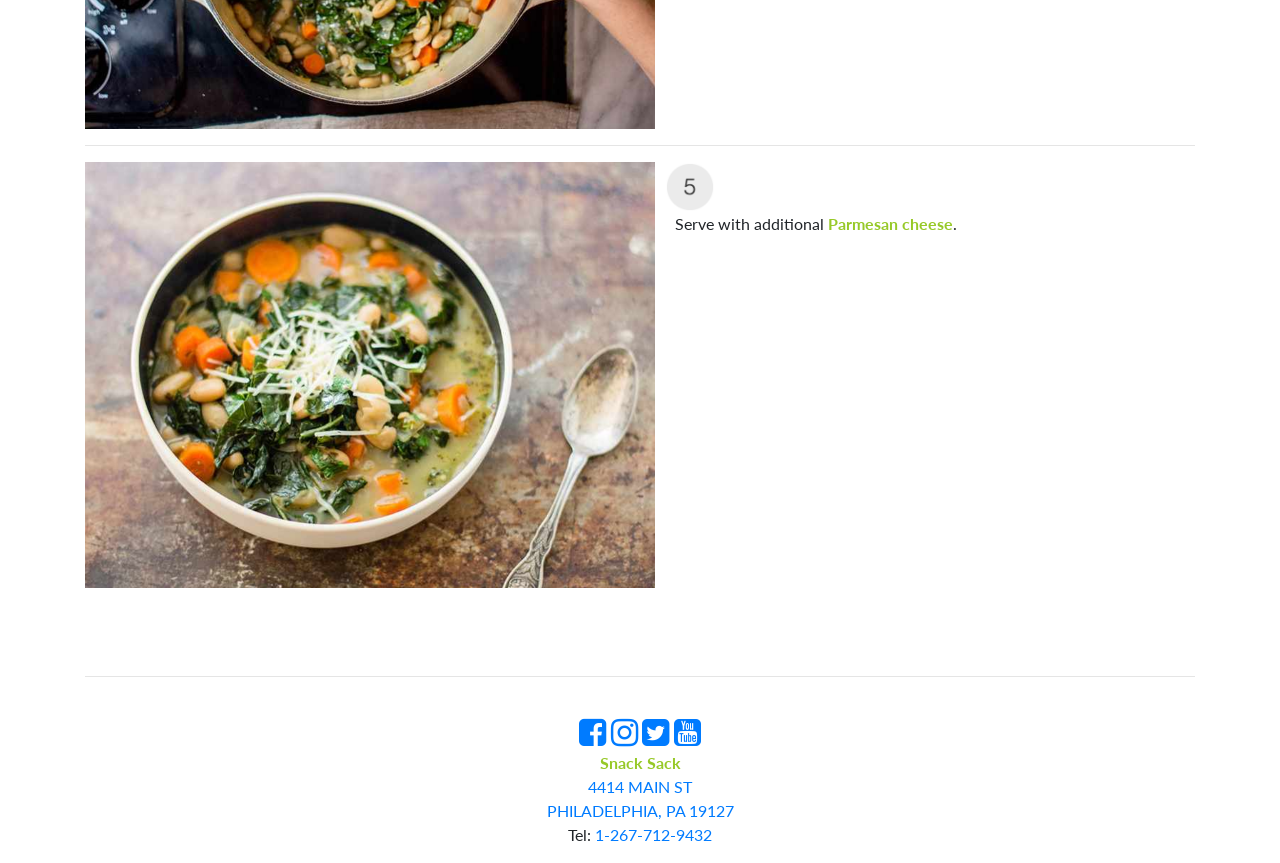
<file: recipes2.html>
<!DOCTYPE html>
<html lang="en">
  <head>
    <title>Hearty Italian Vegetable Soup with Pesto</title>
    <!-- Required meta tags -->
    <meta charset="utf-8">
    <meta name="viewport" content="width=device-width, initial-scale=1, shrink-to-fit=no">

    <!-- Bootstrap CSS -->
    <link rel="stylesheet" href="https://maxcdn.bootstrapcdn.com/bootstrap/4.0.0-beta/css/bootstrap.min.css" integrity="sha384-/Y6pD6FV/Vv2HJnA6t+vslU6fwYXjCFtcEpHbNJ0lyAFsXTsjBbfaDjzALeQsN6M" crossorigin="anonymous">
    <link rel="stylesheet" href="https://cdnjs.cloudflare.com/ajax/libs/font-awesome/4.7.0/css/font-awesome.min.css">
    <link rel="stylesheet" href="libraries/jquery-ui-1.12.1/jquery-ui.min.css">
    <link rel="stylesheet" href="css/main.css">
  </head>
  <body>
    <div class="container content-box"><!-- Start outer container -->
     <div class="row"> <!-- Start row 1: CAROUSEL -->
          <div class="col">
            <nav class="navbar navbar-expand-lg fixed-top navbar-light bg-light">
            <a class="navbar-brand" href="home.html"><img src="images/logosnacksack.png" width="95" height="50" alt=""></a>
            <button class="navbar-toggler" type="button" data-toggle="collapse" data-target="#navbarNav" aria-controls="navbarNav" aria-expanded="false" aria-label="Toggle navigation">
              <span class="navbar-toggler-icon"></span>
            </button>
            <div class="collapse navbar-collapse" id="navbarNav">
              <ul class="navbar-nav">
                <li class="nav-item">
                  <a class="nav-link" href="home.html">Home<span class="sr-only">(current)</span></a>
                </li>
                <li class="nav-item">
                  <a class="nav-link" href="onthemenu.html">On The Menu</a>
                </li>
                <li class="nav-item">
                  <a class="nav-link" href="aboutus.html">About Us</a>
                </li>
              </ul>
            </div>
          </nav>
        </div>
      </div>
    <div class="row 2">
        <div class="col-6">
          <h3>Hearty Italian Vegetable Soup with Pesto</h3>
          <hr>
          <div class="row 3">
            <div class="col">
            <img src="images/QQ20171210-193531@2x.png" alt="#" height="40" width="40">
            <p>TIME</p>
            <p>20 mins</p>
            </div>
            <div class="col">
              <img src="images/QQ20171210-193553@2x.png" alt="#" height="40" width="40">
              <p>SERVINGS</p>
              <p>2</p>
            </div>
            <div class="col">
              <img src="images/QQ20171210-193629@2x.png" alt="#" height="40" width="40">
              <p>NUTRITION</p>
              <p>Est. 660 calories</p>
            </div>
          </div>
          <hr>
          <p>This recipe offers all the warm, hearty flavor of our favorite Eastern European comfort food. Thin-sliced beef takes on an delicious tenderness when sautéed with caramelized onion—whose rich, flavorful sweetness is accented by our side of thyme-roasted beet and carrots. (Depending on what’s best at the farms near you, you may receive a round or cylindrical beet.) And to complete the meal, we’re preparing a winter classic: potato latkes, made with matzo meal and egg and served with a dollop of crème fraîche.</p>
        </div>
        <div class="col-6">
        <img src="images/QQ20171212-221503@2x.png" alt="#" class="card-img-top">
        </div>
      </div>
        <hr>
<br>
<div class="row 4">
<div class="col-7">
<h3>INGREDIENTS</h3>
<img src="images/3.2.png" alt="#" class="card-img-top float-left">
</div>
<div class="col-5">
  <table class="table table-hover">
    <tbody style="display:block; margin-left:180px;">
      <tr>
        <td>2</td>
        <td>Carrots</td>
      </tr>
      <tr>
        <td>½</td>
        <td>Onion</td>
      </tr>
      <tr>
        <td>2 cloves</td>
        <td>Garlic</td>
      </tr>
      <tr>
        <td>½ Tsp</td>
        <td>Oregano, Dried</td>
      </tr>
      <tr>
        <td>2 cups</td>
        <td>Vegetable Broth</td>
      </tr>
      <tr>
        <td>3 cups</td>
        <td>Dinosaur Kale</td>
      </tr>
      <tr>
        <td>1 can</td>
        <td>Cannellini Beans</td>
      </tr>
      <tr>
        <td>¼ cup</td>
        <td>Pesto</td>
      </tr>
      <tr>
        <td>¼ cup</td>
        <td>Parmesan</td>
      </tr>
      <tr>
        <td>¼ cup</td>
        <td>Parsley</td>
      </tr>
    </tbody>
  </table>
  <hr>
  <h5>Not included in your Snack Sack</h5>
  <table class="table table-hover">
    <tbody style="display:block; margin-left:180px;">
      <tr>
        <td>1 Tbsp</td>
        <td>Olive Oil</td>
      </tr>
      <tr>
        <td>1</td>
        <td>Salt And Ground Black Pepper</td>
      </tr>

  </tbody>
</table>
</div>
</div>
<hr>
<br>
<h3>INSTRUCTIONS</h3>
<br>
<div class="row 5">
<div class="col-6">
<img src="images/QQ20171212-222329@2x.png" alt="#" height="426" width="570">
</div>
<div class="col-6">
  <img class="number" src="images/QQ20171212-004128@2x.png" alt="1" height="50" width="50">
  <p class="recipes">Heat 1 Tbsp <strong>olive oil</strong> in a large pot over medium-high heat. Add ½ chopped <strong>onion</strong> and 2 sliced <strong>carrots</strong>. Saute, stirring occasionally for 5-6 minutes or until the vegetables begin to soften.</p>
</div>
</div>
<hr>
<div class="row 6">
<div class="col-6">
<img src="images/QQ20171212-222404@2x.png" alt="#" height="426" width="570">
</div>
<div class="col-6">
  <img class="number" src="images/QQ20171212-004224@2x.png" alt="2" height="50" width="50">
  <p class="recipes">Add 2 cloves minced <strong>garlic</strong> and ½ tsp <strong>oregano</strong>, then cook for another 2 minutes, stirring constantly.</p>
</div>
</div>
<hr>
<div class="row 6">
<div class="col-6">
<img src="images/4.2.3.png" alt="#" height="426" width="570">
</div>
<div class="col-6">
  <img class="number" src="images/QQ20171212-004304@2x.png" alt="3" height="50" width="50">
  <p class="recipes">Add 2 cups <strong>vegetable broth</strong>, 3 cups chopped <strong>kale</strong>, and 1 can <strong>Cannelini beans</strong>. Bring to a boil, then reduce the heat to a simmer and cook for 15 minutes until the kale and beans are tender.</p>
</div>
</div>
<hr>
<div class="row 5">
<div class="col-6">
<img src="images/4.2.4.png" alt="#" height="426" width="570">
</div>
<div class="col-6">
  <img class="number" src="images/QQ20171212-004356@2x.png" alt="1" height="50" width="50">
  <p class="recipes">Once the veggies are tender, stir in ¼ cup <strong>pesto</strong>, ¼ cup <strong>Parmesan cheese</strong>, and ¼ cup chopped <strong>parsley</strong>. Stir continuously until the cheese is completely melted. Season to taste with <strong>salt</strong> and <strong>pepper</strong>.

</p>
</div>
</div>
<hr>
<div class="row 6">
<div class="col-6">
<img src="images/QQ20171212-222630@2x.png" alt="#" height="426" width="570">
</div>
<div class="col-6">
  <img class="number" src="images/QQ20171212-004412@2x.png" alt="2" height="50" width="50">
  <p class="recipes">Serve with additional <strong>Parmesan cheese</strong>.</p>
</div>
</div>
<br>
<br>
<br>
<hr>
<br>
<div class="col-md text-md-center">

      <a href="https://www.facebook.com/rivercityoutpost/"><i class="fa fa-facebook-square fa-2x" aria-hidden="true"></i></a>
      <a href="https://www.instagram.com/rivercityoutpost/"><i class="fa fa-instagram fa-2x" aria-hidden="true"></i></a>
      <a href="#"><i class="fa fa-twitter-square fa-2x" aria-hidden="true"></i></a>
      <a href="#"><i class="fa fa-youtube-square fa-2x" aria-hidden="true"></i></a>
<br>
<p>
  <strong>Snack Sack</strong>
  <a href="https://goo.gl/maps/V9x2hQcvaYG2" target="_blank">
    <br>4414 MAIN ST
    <br>PHILADELPHIA, PA 19127
  </a>
  <br>Tel: <a href="tel:1-555-555-1234">1-267-712-9432</a>
</p>
</div>


</div>
    <!-- Our Code Ends Here -->
    <!-- Optional JavaScript -->
    <!-- jQuery first, then Popper.js, then Bootstrap JS, then custom JS in the "bucket" -->
    <script src="https://cdnjs.cloudflare.com/ajax/libs/jquery/3.2.1/jquery.js"></script>
    <script src="libraries/jquery-ui-1.12.1/jquery-ui.min.js"></script>
    <script src="https://cdnjs.cloudflare.com/ajax/libs/popper.js/1.11.0/umd/popper.min.js" integrity="sha384-b/U6ypiBEHpOf/4+1nzFpr53nxSS+GLCkfwBdFNTxtclqqenISfwAzpKaMNFNmj4" crossorigin="anonymous"></script>
    <script src="https://maxcdn.bootstrapcdn.com/bootstrap/4.0.0-beta/js/bootstrap.min.js" integrity="sha384-h0AbiXch4ZDo7tp9hKZ4TsHbi047NrKGLO3SEJAg45jXxnGIfYzk4Si90RDIqNm1" crossorigin="anonymous"></script>
    <script src="libraries/slick/slick.min.js"></script>
    <script src="js/bucket.js"></script>
  </body>
</html>
</file>
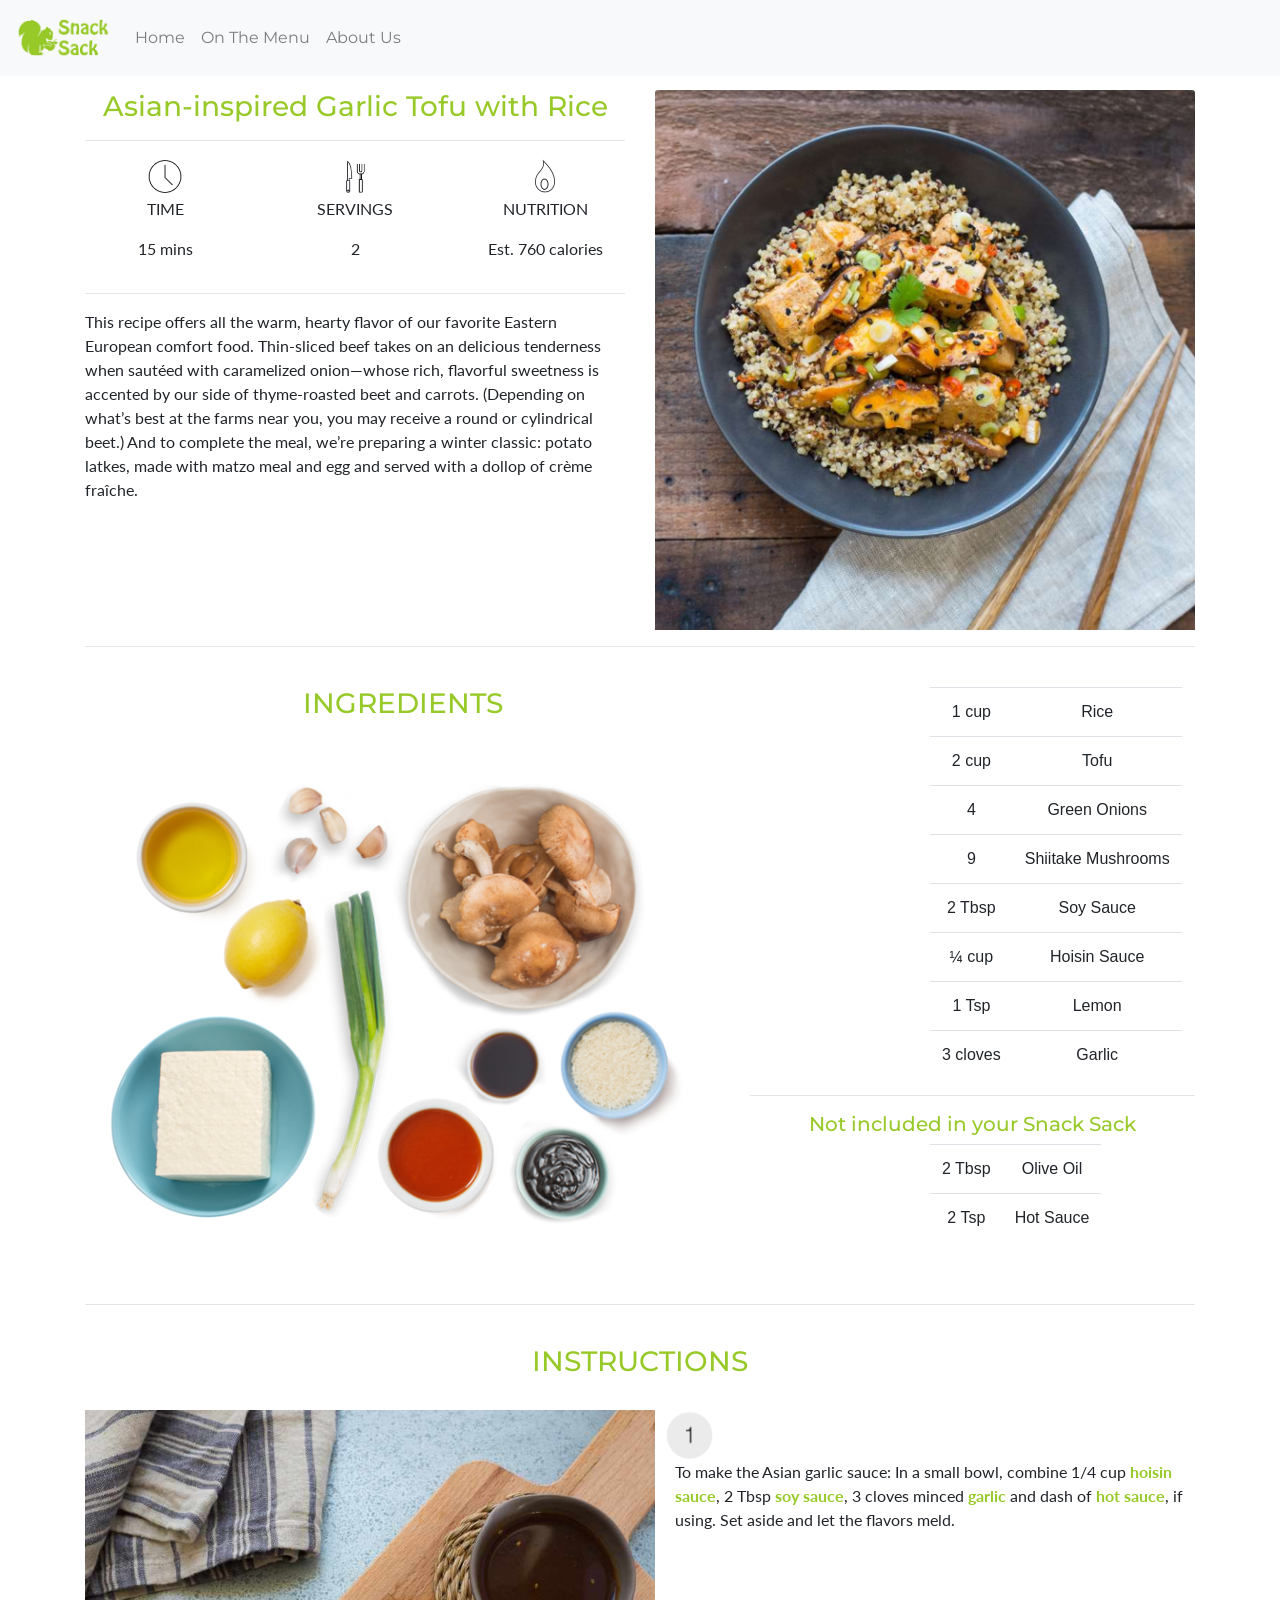
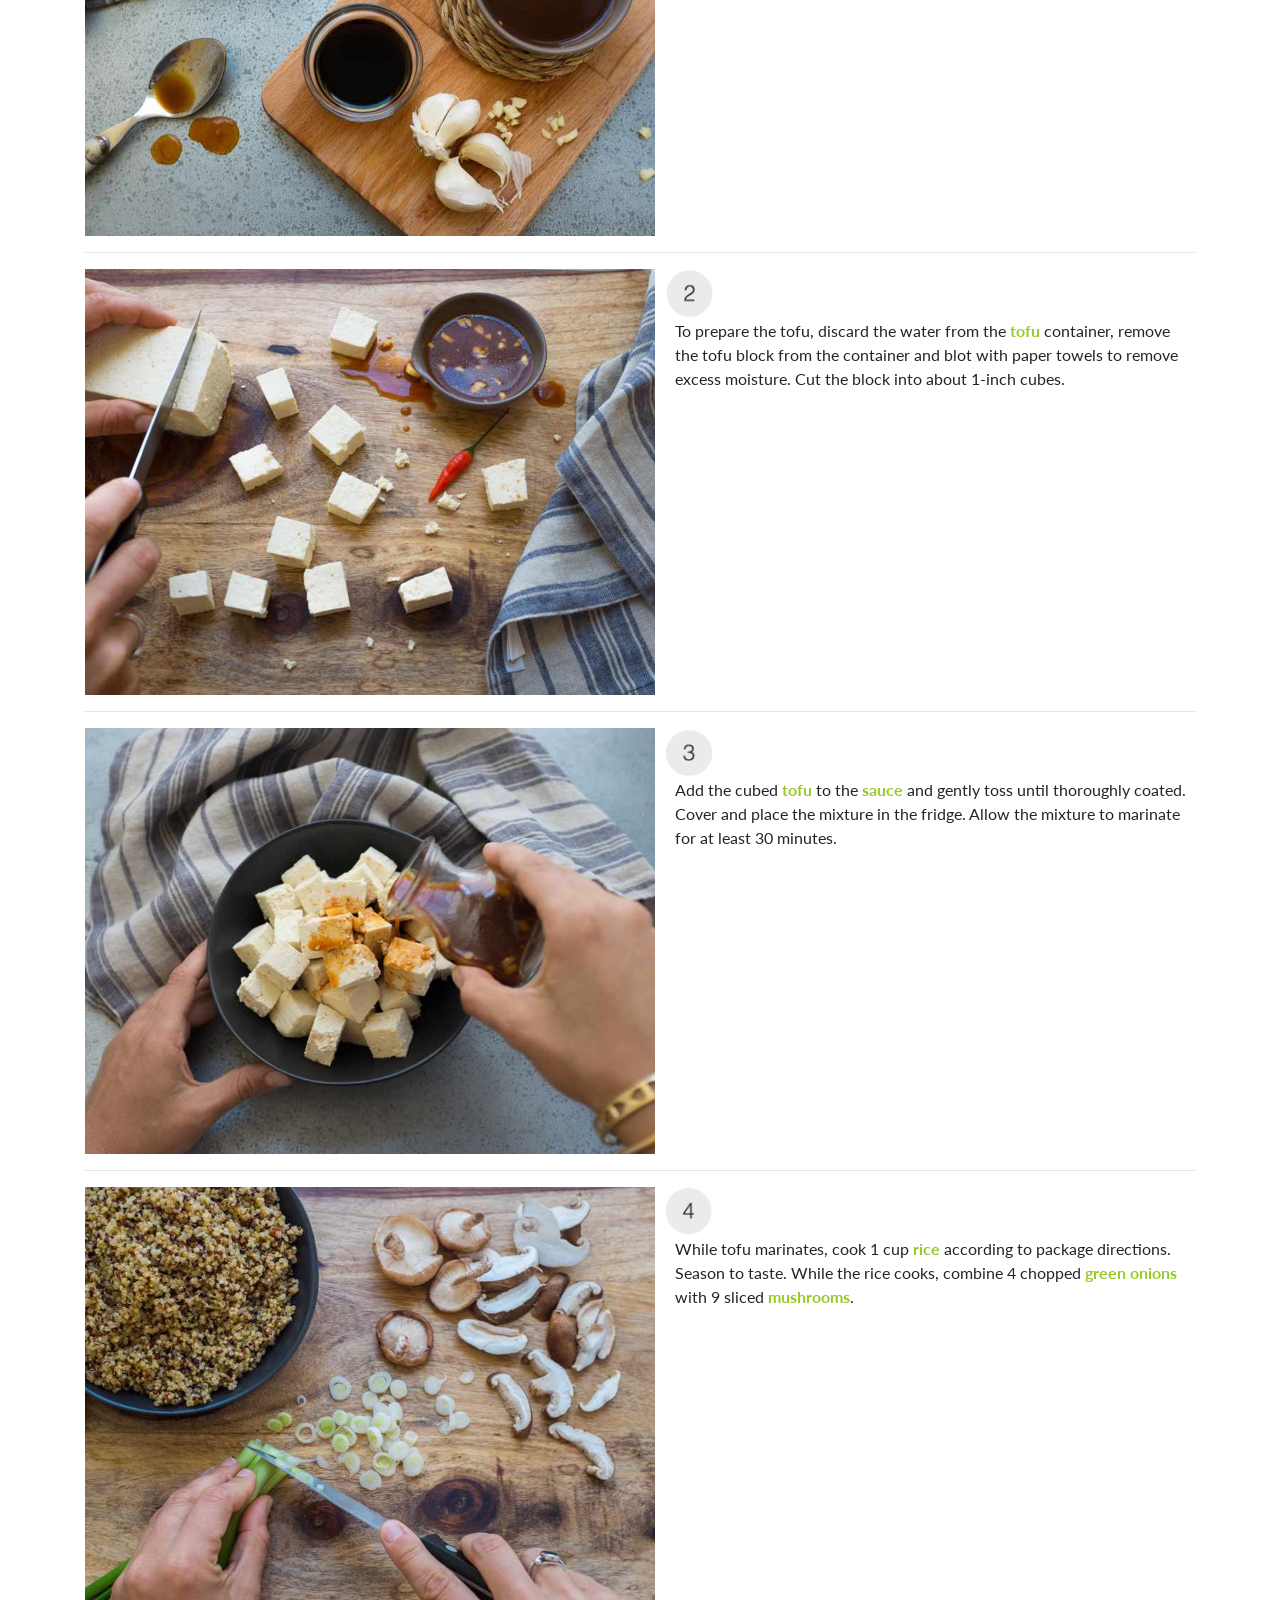
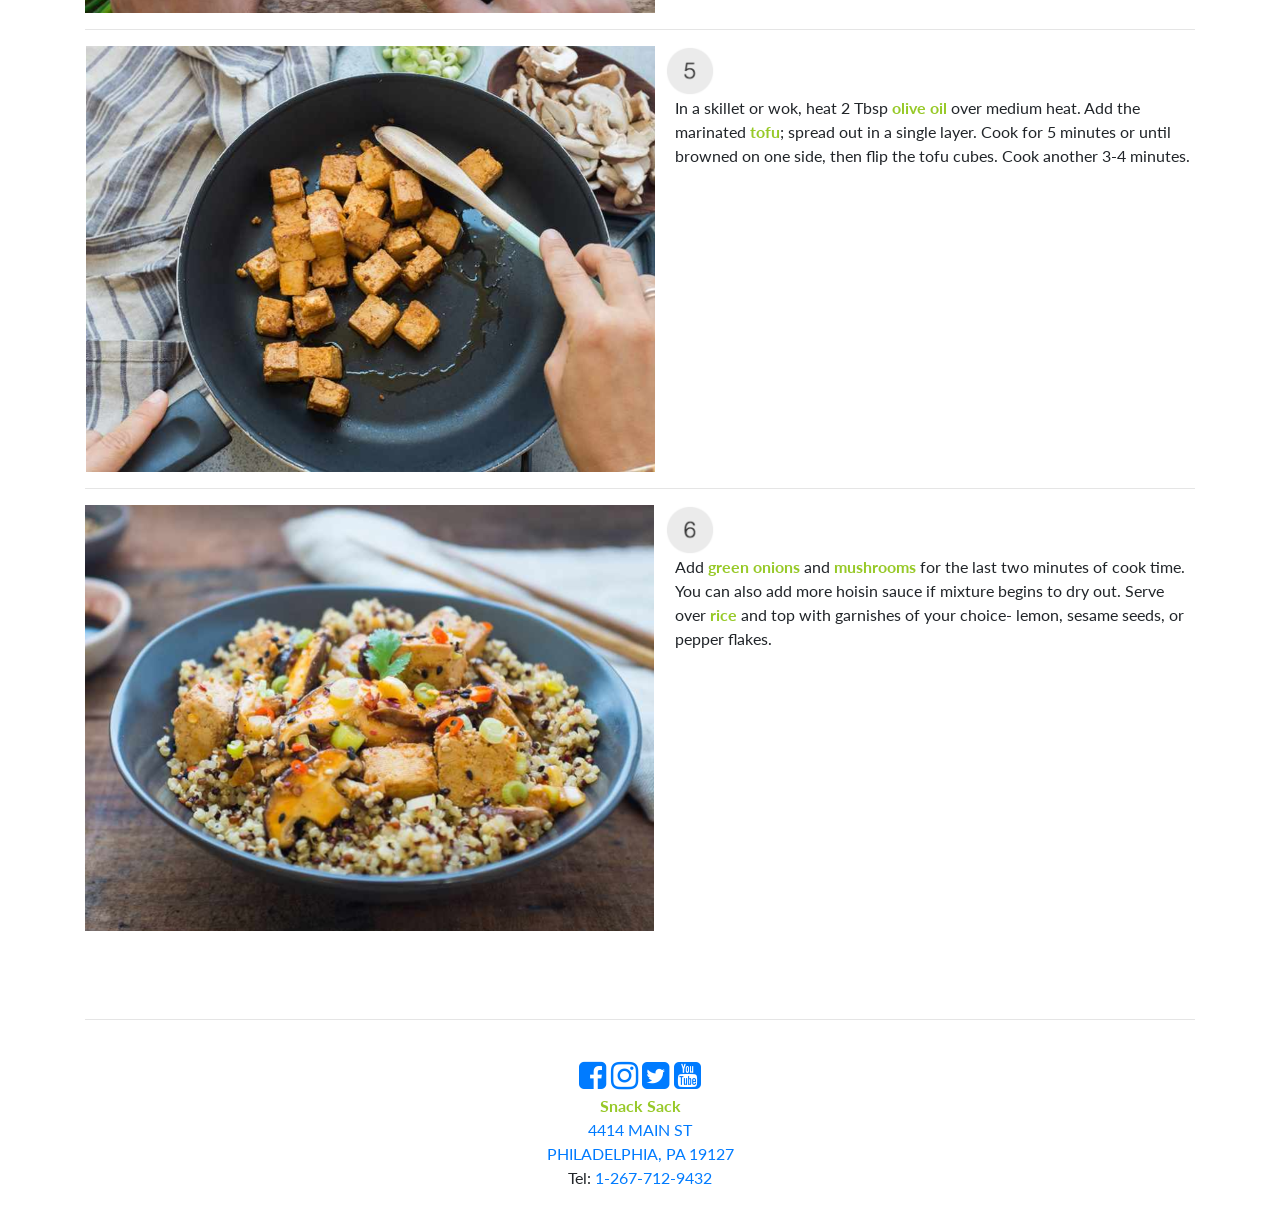
<file: recipes3.html>
<!DOCTYPE html>
<html lang="en">
  <head>
    <title>Asian-inspired Garlic Tofu with Rice</title>
    <!-- Required meta tags -->
    <meta charset="utf-8">
    <meta name="viewport" content="width=device-width, initial-scale=1, shrink-to-fit=no">

    <!-- Bootstrap CSS -->
    <link rel="stylesheet" href="https://maxcdn.bootstrapcdn.com/bootstrap/4.0.0-beta/css/bootstrap.min.css" integrity="sha384-/Y6pD6FV/Vv2HJnA6t+vslU6fwYXjCFtcEpHbNJ0lyAFsXTsjBbfaDjzALeQsN6M" crossorigin="anonymous">
    <link rel="stylesheet" href="https://cdnjs.cloudflare.com/ajax/libs/font-awesome/4.7.0/css/font-awesome.min.css">
    <link rel="stylesheet" href="libraries/jquery-ui-1.12.1/jquery-ui.min.css">
    <link rel="stylesheet" href="css/main.css">
  </head>
  <body>
    <div class="container content-box"><!-- Start outer container -->
     <div class="row"> <!-- Start row 1: CAROUSEL -->
          <div class="col">
            <nav class="navbar navbar-expand-lg fixed-top navbar-light bg-light">
            <a class="navbar-brand" href="home.html"><img src="images/logosnacksack.png" width="95" height="50" alt=""></a>
            <button class="navbar-toggler" type="button" data-toggle="collapse" data-target="#navbarNav" aria-controls="navbarNav" aria-expanded="false" aria-label="Toggle navigation">
              <span class="navbar-toggler-icon"></span>
            </button>
            <div class="collapse navbar-collapse" id="navbarNav">
              <ul class="navbar-nav">
                <li class="nav-item">
                  <a class="nav-link" href="home.html">Home<span class="sr-only">(current)</span></a>
                </li>
                <li class="nav-item">
                  <a class="nav-link" href="onthemenu.html">On The Menu</a>
                </li>
                <li class="nav-item">
                  <a class="nav-link" href="aboutus.html">About Us</a>
                </li>
              </ul>
            </div>
          </nav>
        </div>
      </div>
    <div class="row 2">
        <div class="col-6">
          <h3>Asian-inspired Garlic Tofu with Rice</h3>
          <hr>
          <div class="row 3">
            <div class="col">
            <img src="images/QQ20171210-193531@2x.png" alt="#" height="40" width="40">
            <p>TIME</p>
            <p>15 mins</p>
            </div>
            <div class="col">
              <img src="images/QQ20171210-193553@2x.png" alt="#" height="40" width="40">
              <p>SERVINGS</p>
              <p>2</p>
            </div>
            <div class="col">
              <img src="images/QQ20171210-193629@2x.png" alt="#" height="40" width="40">
              <p>NUTRITION</p>
              <p>Est. 760 calories</p>
            </div>
          </div>
          <hr>
          <p>This recipe offers all the warm, hearty flavor of our favorite Eastern European comfort food. Thin-sliced beef takes on an delicious tenderness when sautéed with caramelized onion—whose rich, flavorful sweetness is accented by our side of thyme-roasted beet and carrots. (Depending on what’s best at the farms near you, you may receive a round or cylindrical beet.) And to complete the meal, we’re preparing a winter classic: potato latkes, made with matzo meal and egg and served with a dollop of crème fraîche.</p>
        </div>
        <div class="col-6">
        <img src="images/4.3.0.png" alt="#" class="card-img-top">
        </div>
      </div>
        <hr>
<br>
<div class="row 4">
<div class="col-7">
<h3>INGREDIENTS</h3>
<img src="images/3.7.png" alt="#" class="card-img-top float-left">
</div>
<div class="col-5">
  <table class="table table-hover">
    <tbody style="display:block; margin-left:180px;">
      <tr>
        <td>1 cup</td>
        <td>Rice</td>
      </tr>
      <tr>
        <td>2 cup</td>
        <td>Tofu</td>
      </tr>
      <tr>
        <td>4</td>
        <td>Green Onions</td>
      </tr>
      <tr>
        <td>9</td>
        <td>Shiitake Mushrooms</td>
      </tr>
      <tr>
        <td>2 Tbsp</td>
        <td>Soy Sauce</td>
      </tr>
      <tr>
        <td>¼ cup</td>
        <td>Hoisin Sauce</td>
      </tr>
      <tr>
        <td>1 Tsp</td>
        <td>Lemon</td>
      </tr>
      <tr>
        <td>3 cloves</td>
        <td>Garlic</td>
      </tr>
    </tbody>
  </table>
  <hr>
  <h5>Not included in your Snack Sack</h5>
  <table class="table table-hover">
    <tbody style="display:block; margin-left:180px;">
      <tr>
        <td>2 Tbsp</td>
        <td>Olive Oil</td>
      </tr>
      <tr>
        <td>2 Tsp</td>
        <td>Hot Sauce</td>
      </tr>

  </tbody>
</table>
</div>
</div>
<hr>
<br>
<h3>INSTRUCTIONS</h3>
<br>
<div class="row 5">
<div class="col-6">
<img src="images/4.3.1.png" alt="#" height="426" width="570">
</div>
<div class="col-6">
  <img class="number" src="images/QQ20171212-004128@2x.png" alt="1" height="50" width="50">
  <p class="recipes">To make the Asian garlic sauce: In a small bowl, combine 1/4 cup <strong>hoisin sauce</strong>, 2 Tbsp <strong>soy sauce</strong>, 3 cloves minced <strong>garlic</strong> and dash of <strong>hot sauce</strong>, if using. Set aside and let the flavors meld.</p>
</div>
</div>
<hr>
<div class="row 6">
<div class="col-6">
<img src="images/4.3.2.png" alt="#" height="426" width="570">
</div>
<div class="col-6">
  <img class="number" src="images/QQ20171212-004224@2x.png" alt="2" height="50" width="50">
  <p class="recipes">To prepare the tofu, discard the water from the <strong>tofu</strong> container, remove the tofu block from the container and blot with paper towels to remove excess moisture. Cut the block into about 1-inch cubes.</p>
</div>
</div>
<hr>
<div class="row 6">
<div class="col-6">
<img src="images/4.3.3.png" alt="#" height="426" width="570">
</div>
<div class="col-6">
  <img class="number" src="images/QQ20171212-004304@2x.png" alt="3" height="50" width="50">
  <p class="recipes">Add the cubed <strong>tofu</strong> to the <strong>sauce</strong> and gently toss until thoroughly coated. Cover and place the mixture in the fridge. Allow the mixture to marinate for at least 30 minutes.</p>
</div>
</div>
<hr>
<div class="row 5">
<div class="col-6">
<img src="images/4.3.4.png" alt="#" height="426" width="570">
</div>
<div class="col-6">
  <img class="number" src="images/QQ20171212-004356@2x.png" alt="1" height="50" width="50">
  <p class="recipes">While tofu marinates, cook 1 cup <strong>rice</strong> according to package directions. Season to taste. While the rice cooks, combine 4 chopped <strong>green onions</strong> with 9 sliced <strong>mushrooms</strong>.</p>
</div>
</div>
<hr>
<div class="row 6">
<div class="col-6">
<img src="images/4.3.5.png" alt="#" height="426" width="570">
</div>
<div class="col-6">
  <img class="number" src="images/QQ20171212-004412@2x.png" alt="2" height="50" width="50">
  <p class="recipes">In a skillet or wok, heat 2 Tbsp <strong>olive oil</strong> over medium heat. Add the marinated <strong>tofu</strong>; spread out in a single layer. Cook for 5 minutes or until browned on one side, then flip the tofu cubes. Cook another 3-4 minutes.</p>
</div>
</div>
<hr>
<div class="row 6">
<div class="col-6">
<img src="images/4.3.6.png" alt="#" height="426" width="570">
</div>
<div class="col-6">
  <img class="number" src="images/QQ20171212-004441@2x.png" alt="2" height="50" width="50">
  <p class="recipes">Add <strong>green onions</strong> and <strong>mushrooms</strong> for the last two minutes of cook time. You can also add more hoisin sauce if mixture begins to dry out. Serve over <strong>rice</strong> and top with garnishes of your choice- lemon, sesame seeds, or pepper flakes.</p>
</div>
</div>

<br>
<br>
<br>
<hr>
<br>
<div class="col-md text-md-center">

      <a href="https://www.facebook.com/rivercityoutpost/"><i class="fa fa-facebook-square fa-2x" aria-hidden="true"></i></a>
      <a href="https://www.instagram.com/rivercityoutpost/"><i class="fa fa-instagram fa-2x" aria-hidden="true"></i></a>
      <a href="#"><i class="fa fa-twitter-square fa-2x" aria-hidden="true"></i></a>
      <a href="#"><i class="fa fa-youtube-square fa-2x" aria-hidden="true"></i></a>
<br>
<p>
  <strong>Snack Sack</strong>
  <a href="https://goo.gl/maps/V9x2hQcvaYG2" target="_blank">
    <br>4414 MAIN ST
    <br>PHILADELPHIA, PA 19127
  </a>
  <br>Tel: <a href="tel:1-555-555-1234">1-267-712-9432</a>
</p>
</div>


</div>
    <!-- Our Code Ends Here -->
    <!-- Optional JavaScript -->
    <!-- jQuery first, then Popper.js, then Bootstrap JS, then custom JS in the "bucket" -->
    <script src="https://cdnjs.cloudflare.com/ajax/libs/jquery/3.2.1/jquery.js"></script>
    <script src="libraries/jquery-ui-1.12.1/jquery-ui.min.js"></script>
    <script src="https://cdnjs.cloudflare.com/ajax/libs/popper.js/1.11.0/umd/popper.min.js" integrity="sha384-b/U6ypiBEHpOf/4+1nzFpr53nxSS+GLCkfwBdFNTxtclqqenISfwAzpKaMNFNmj4" crossorigin="anonymous"></script>
    <script src="https://maxcdn.bootstrapcdn.com/bootstrap/4.0.0-beta/js/bootstrap.min.js" integrity="sha384-h0AbiXch4ZDo7tp9hKZ4TsHbi047NrKGLO3SEJAg45jXxnGIfYzk4Si90RDIqNm1" crossorigin="anonymous"></script>
    <script src="libraries/slick/slick.min.js"></script>
    <script src="js/bucket.js"></script>
  </body>
</html>
</file>
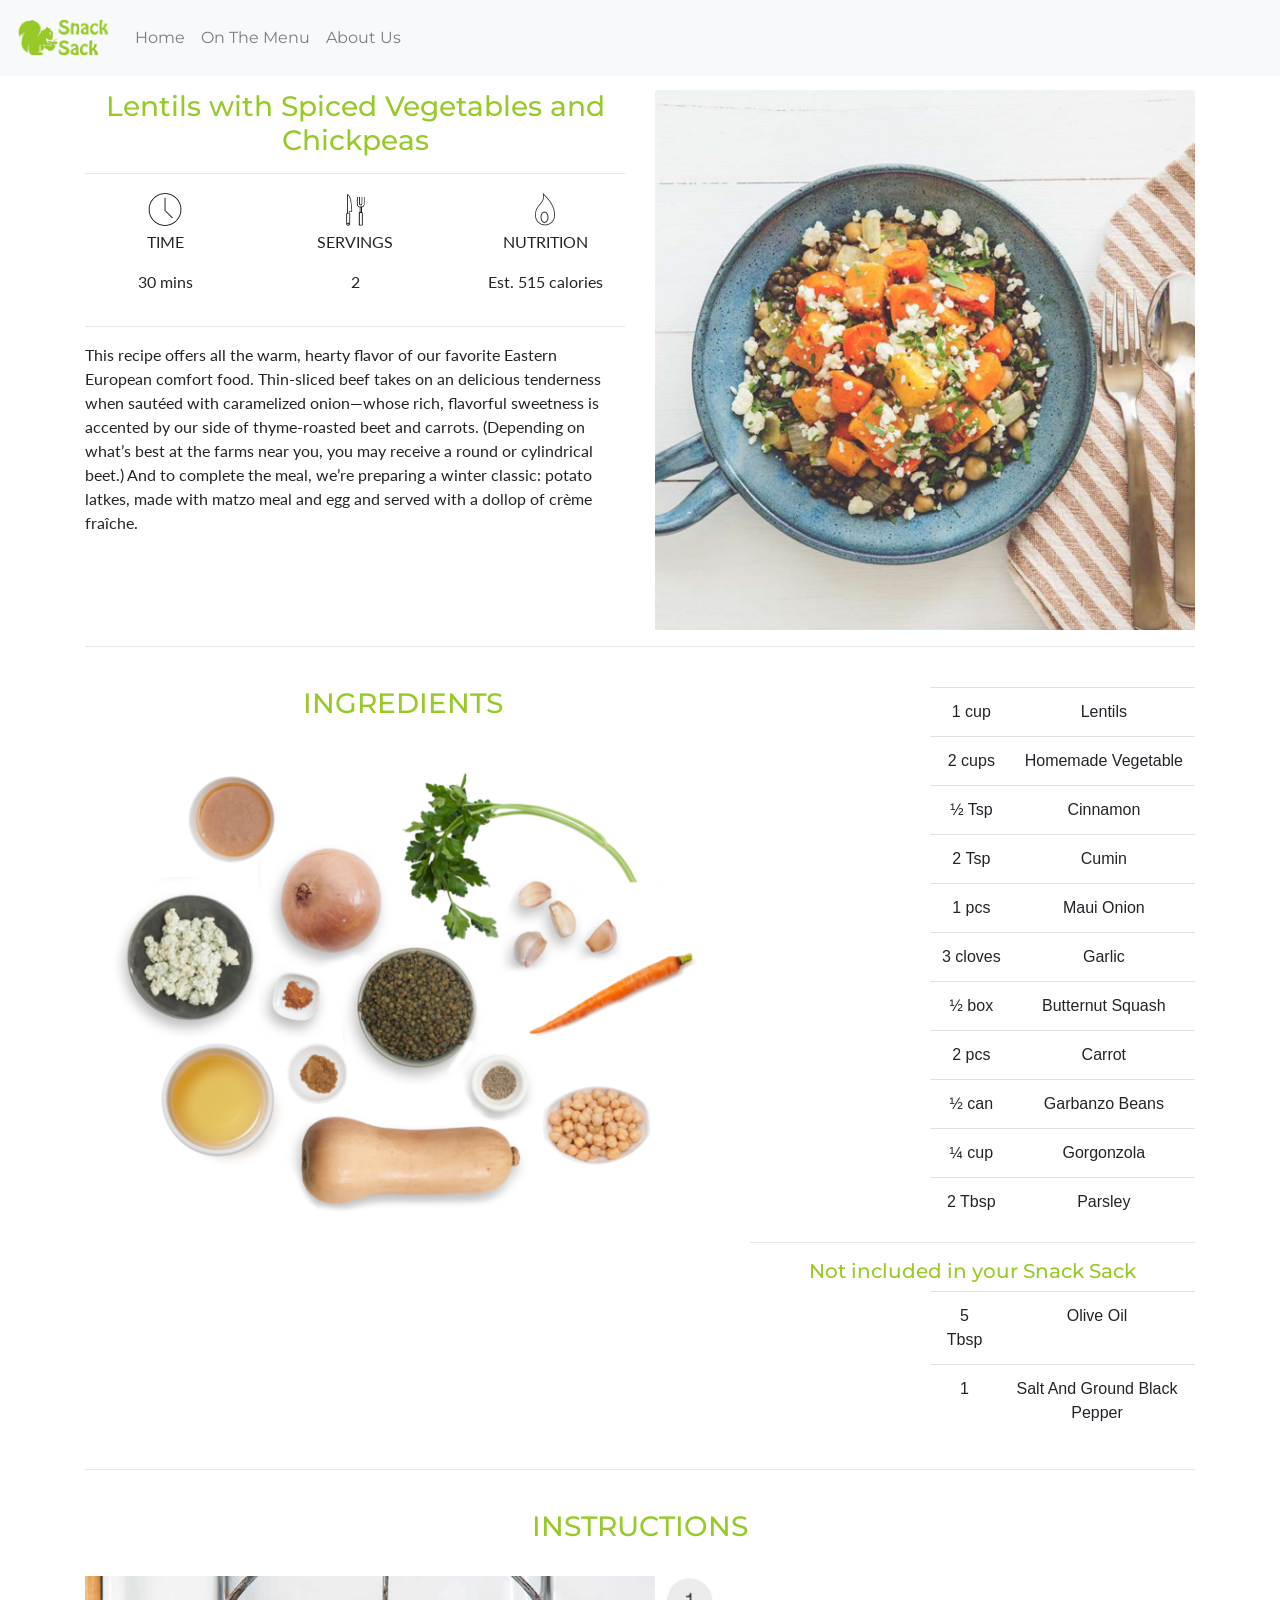
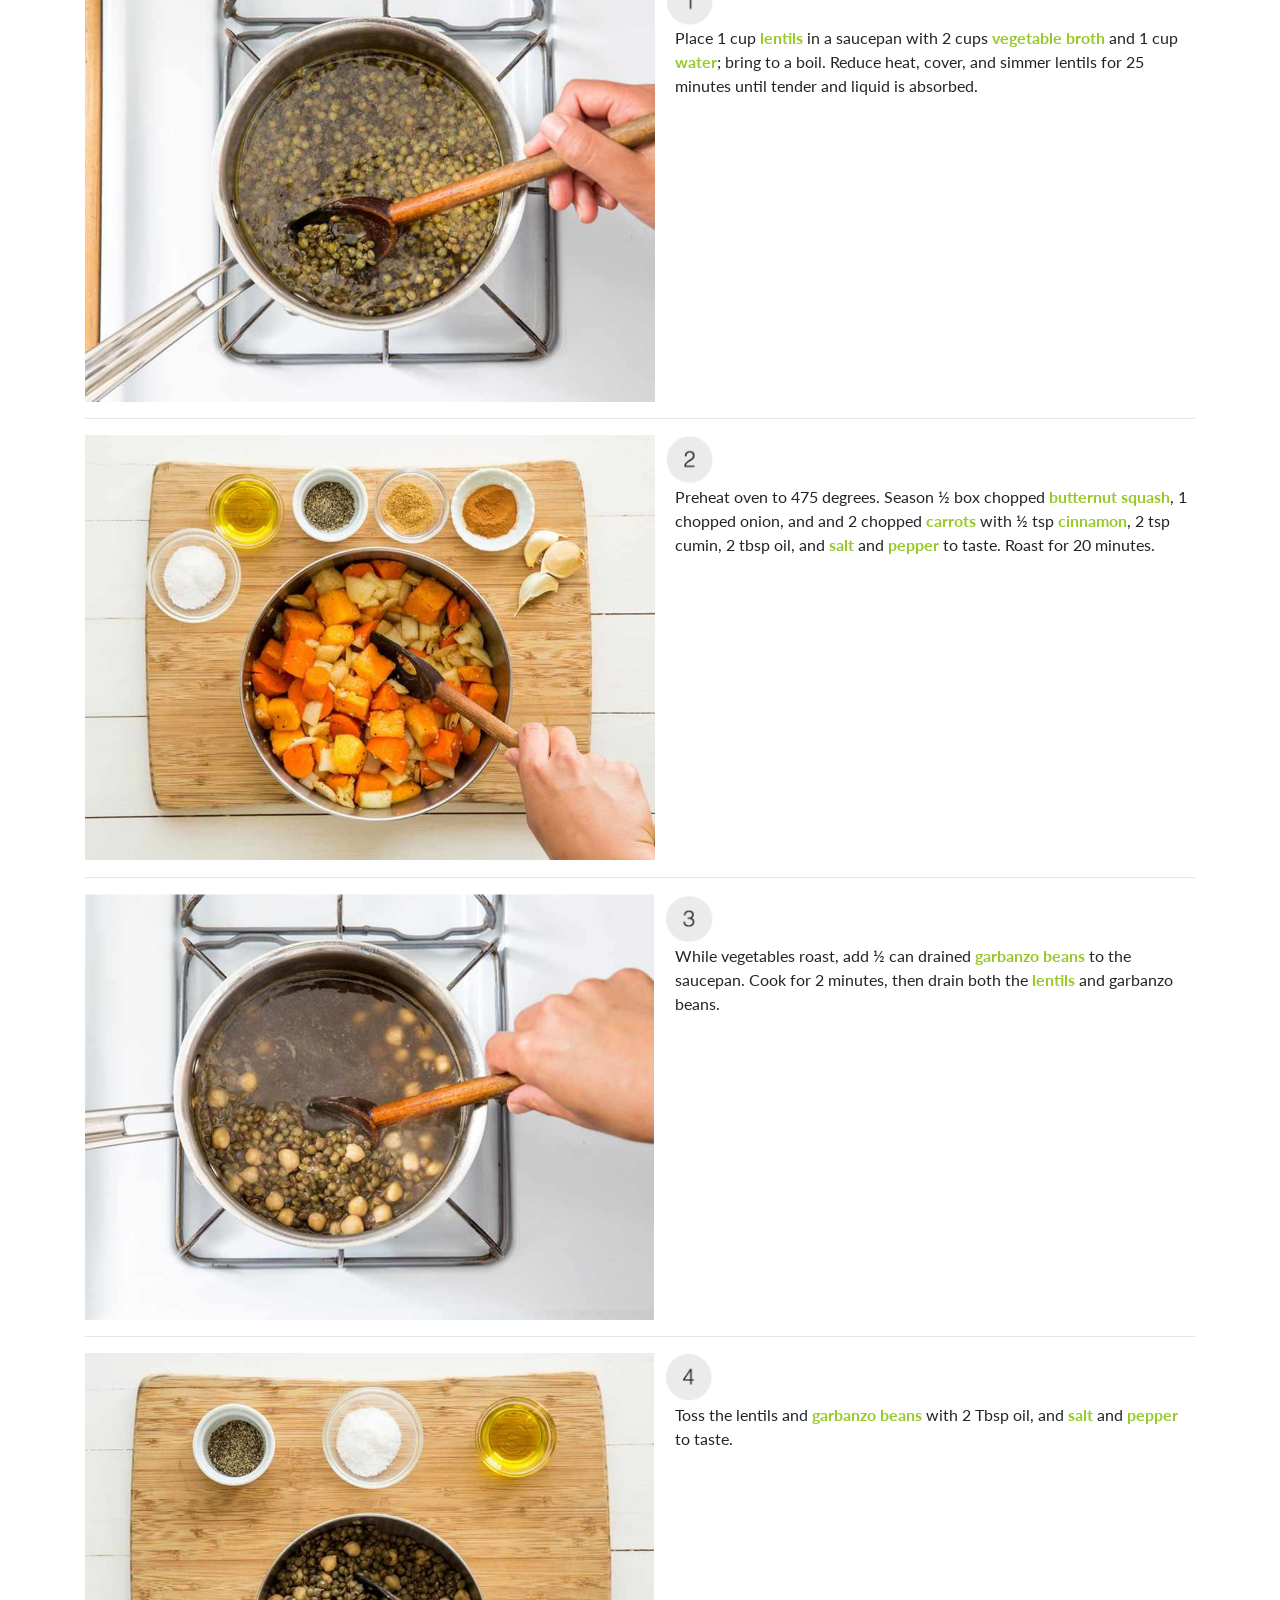
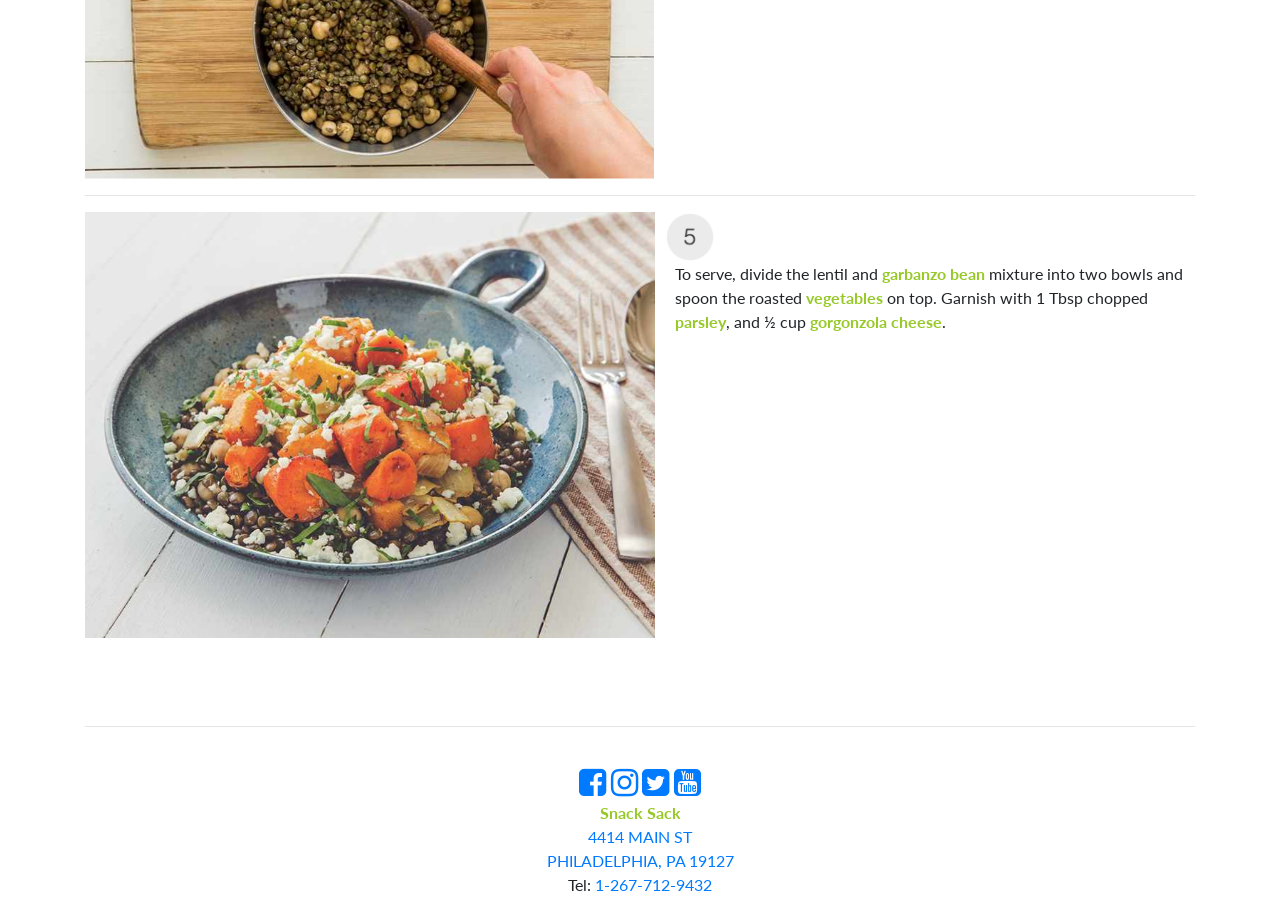
<file: recipes4.html>
<!DOCTYPE html>
<html lang="en">
  <head>
    <title>Lentils with Spiced Vegetables and Chickpeas</title>
    <!-- Required meta tags -->
    <meta charset="utf-8">
    <meta name="viewport" content="width=device-width, initial-scale=1, shrink-to-fit=no">

    <!-- Bootstrap CSS -->
    <link rel="stylesheet" href="https://maxcdn.bootstrapcdn.com/bootstrap/4.0.0-beta/css/bootstrap.min.css" integrity="sha384-/Y6pD6FV/Vv2HJnA6t+vslU6fwYXjCFtcEpHbNJ0lyAFsXTsjBbfaDjzALeQsN6M" crossorigin="anonymous">
    <link rel="stylesheet" href="https://cdnjs.cloudflare.com/ajax/libs/font-awesome/4.7.0/css/font-awesome.min.css">
    <link rel="stylesheet" href="libraries/jquery-ui-1.12.1/jquery-ui.min.css">
    <link rel="stylesheet" href="css/main.css">
  </head>
  <body>
    <div class="container content-box"><!-- Start outer container -->
     <div class="row"> <!-- Start row 1: CAROUSEL -->
          <div class="col">
            <nav class="navbar navbar-expand-lg fixed-top navbar-light bg-light">
            <a class="navbar-brand" href="home.html"><img src="images/logosnacksack.png" width="95" height="50" alt=""></a>
            <button class="navbar-toggler" type="button" data-toggle="collapse" data-target="#navbarNav" aria-controls="navbarNav" aria-expanded="false" aria-label="Toggle navigation">
              <span class="navbar-toggler-icon"></span>
            </button>
            <div class="collapse navbar-collapse" id="navbarNav">
              <ul class="navbar-nav">
                <li class="nav-item">
                  <a class="nav-link" href="home.html">Home<span class="sr-only">(current)</span></a>
                </li>
                <li class="nav-item">
                  <a class="nav-link" href="onthemenu.html">On The Menu</a>
                </li>
                <li class="nav-item">
                  <a class="nav-link" href="aboutus.html">About Us</a>
                </li>
              </ul>
            </div>
          </nav>
        </div>
      </div>
    <div class="row 2">
        <div class="col-6">
          <h3>Lentils with Spiced Vegetables and Chickpeas</h3>
          <hr>
          <div class="row 3">
            <div class="col">
            <img src="images/QQ20171210-193531@2x.png" alt="#" height="40" width="40">
            <p>TIME</p>
            <p>30 mins</p>
            </div>
            <div class="col">
              <img src="images/QQ20171210-193553@2x.png" alt="#" height="40" width="40">
              <p>SERVINGS</p>
              <p>2</p>
            </div>
            <div class="col">
              <img src="images/QQ20171210-193629@2x.png" alt="#" height="40" width="40">
              <p>NUTRITION</p>
              <p>Est. 515 calories</p>
            </div>
          </div>
          <hr>
          <p>This recipe offers all the warm, hearty flavor of our favorite Eastern European comfort food. Thin-sliced beef takes on an delicious tenderness when sautéed with caramelized onion—whose rich, flavorful sweetness is accented by our side of thyme-roasted beet and carrots. (Depending on what’s best at the farms near you, you may receive a round or cylindrical beet.) And to complete the meal, we’re preparing a winter classic: potato latkes, made with matzo meal and egg and served with a dollop of crème fraîche.</p>
        </div>
        <div class="col-6">
        <img src="images/4.4.0.png" alt="#" class="card-img-top">
        </div>
      </div>
        <hr>
<br>
<div class="row 4">
<div class="col-7">
<h3>INGREDIENTS</h3>
<img src="images/3.4.png" alt="#" class="card-img-top float-left">
</div>
<div class="col-5">
  <table class="table table-hover">
    <tbody style="display:block; margin-left:180px;">
      <tr>
        <td>1 cup</td>
        <td>Lentils</td>
      </tr>
      <tr>
        <td>2 cups</td>
        <td>Homemade Vegetable</td>
      </tr>
      <tr>
        <td>½ Tsp</td>
        <td>Cinnamon</td>
      </tr>
      <tr>
        <td>2 Tsp</td>
        <td>Cumin</td>
      </tr>
      <tr>
        <td>1 pcs</td>
        <td>Maui Onion</td>
      </tr>
      <tr>
        <td>3 cloves</td>
        <td>Garlic</td>
      </tr>
      <tr>
        <td>½ box</td>
        <td>Butternut Squash</td>
      </tr>
      <tr>
        <td>2 pcs</td>
        <td>Carrot</td>
      </tr>
      <tr>
        <td>½ can</td>
        <td>Garbanzo Beans</td>
      </tr>
      <tr>
        <td>¼ cup</td>
        <td>Gorgonzola</td>
      </tr>
      <tr>
        <td>2 Tbsp</td>
        <td>Parsley</td>
      </tr>
    </tbody>
  </table>
  <hr>
  <h5>Not included in your Snack Sack</h5>
  <table class="table table-hover">
    <tbody style="display:block; margin-left:180px;">
      <tr>
        <td>5 Tbsp</td>
        <td>Olive Oil</td>
      </tr>
      <tr>
        <td>1</td>
        <td>Salt And Ground Black Pepper</td>
      </tr>

  </tbody>
</table>
</div>
</div>
<hr>
<br>
<h3>INSTRUCTIONS</h3>
<br>
<div class="row 5">
<div class="col-6">
<img src="images/4.4.1.png" alt="#" height="426" width="570">
</div>
<div class="col-6">
  <img class="number" src="images/QQ20171212-004128@2x.png" alt="1" height="50" width="50">
  <p class="recipes">Place 1 cup <strong>lentils</strong> in a saucepan with 2 cups <strong>vegetable broth</strong> and 1 cup <strong>water</strong>; bring to a boil. Reduce heat, cover, and simmer lentils for 25 minutes until tender and liquid is absorbed.</p>
</div>
</div>
<hr>
<div class="row 6">
<div class="col-6">
<img src="images/4.4.2.png" alt="#" height="426" width="570">
</div>
<div class="col-6">
  <img class="number" src="images/QQ20171212-004224@2x.png" alt="2" height="50" width="50">
  <p class="recipes">Preheat oven to 475 degrees. Season ½ box chopped <strong>butternut squash</strong>, 1 chopped onion, and and 2 chopped <strong>carrots</strong> with ½ tsp <strong>cinnamon</strong>, 2 tsp cumin, 2 tbsp oil, and <strong>salt</strong> and <strong>pepper</strong> to taste. Roast for 20 minutes.</p>
</div>
</div>
<hr>
<div class="row 6">
<div class="col-6">
<img src="images/4.4.3.png" alt="#" height="426" width="570">
</div>
<div class="col-6">
  <img class="number" src="images/QQ20171212-004304@2x.png" alt="3" height="50" width="50">
  <p class="recipes">While vegetables roast, add ½ can drained <strong>garbanzo beans</strong> to the saucepan. Cook for 2 minutes, then drain both the <strong>lentils</strong> and garbanzo beans.</p>
</div>
</div>
<hr>
<div class="row 5">
<div class="col-6">
<img src="images/4.4.4.png" alt="#" height="426" width="570">
</div>
<div class="col-6">
  <img class="number" src="images/QQ20171212-004356@2x.png" alt="1" height="50" width="50">
  <p class="recipes">Toss the lentils and <strong>garbanzo beans</strong> with 2 Tbsp oil, and <strong>salt</strong> and <strong>pepper</strong> to taste.</p>
</div>
</div>
<hr>
<div class="row 6">
<div class="col-6">
<img src="images/4.4.51.png" alt="#" height="426" width="570">
</div>
<div class="col-6">
  <img class="number" src="images/QQ20171212-004412@2x.png" alt="2" height="50" width="50">
  <p class="recipes">To serve, divide the lentil and <strong>garbanzo bean</strong> mixture into two bowls and spoon the roasted <strong>vegetables</strong> on top.  Garnish with 1 Tbsp chopped <strong>parsley</strong>, and ½  cup <strong>gorgonzola cheese</strong>.</p>
</div>
</div>
<br>
<br>
<br>
<hr>
<br>
<div class="col-md text-md-center">

      <a href="https://www.facebook.com/rivercityoutpost/"><i class="fa fa-facebook-square fa-2x" aria-hidden="true"></i></a>
      <a href="https://www.instagram.com/rivercityoutpost/"><i class="fa fa-instagram fa-2x" aria-hidden="true"></i></a>
      <a href="#"><i class="fa fa-twitter-square fa-2x" aria-hidden="true"></i></a>
      <a href="#"><i class="fa fa-youtube-square fa-2x" aria-hidden="true"></i></a>
<br>
<p>
  <strong>Snack Sack</strong>
  <a href="https://goo.gl/maps/V9x2hQcvaYG2" target="_blank">
    <br>4414 MAIN ST
    <br>PHILADELPHIA, PA 19127
  </a>
  <br>Tel: <a href="tel:1-555-555-1234">1-267-712-9432</a>
</p>
</div>
</div>
    <!-- Our Code Ends Here -->
    <!-- Optional JavaScript -->
    <!-- jQuery first, then Popper.js, then Bootstrap JS, then custom JS in the "bucket" -->
    <script src="https://cdnjs.cloudflare.com/ajax/libs/jquery/3.2.1/jquery.js"></script>
    <script src="libraries/jquery-ui-1.12.1/jquery-ui.min.js"></script>
    <script src="https://cdnjs.cloudflare.com/ajax/libs/popper.js/1.11.0/umd/popper.min.js" integrity="sha384-b/U6ypiBEHpOf/4+1nzFpr53nxSS+GLCkfwBdFNTxtclqqenISfwAzpKaMNFNmj4" crossorigin="anonymous"></script>
    <script src="https://maxcdn.bootstrapcdn.com/bootstrap/4.0.0-beta/js/bootstrap.min.js" integrity="sha384-h0AbiXch4ZDo7tp9hKZ4TsHbi047NrKGLO3SEJAg45jXxnGIfYzk4Si90RDIqNm1" crossorigin="anonymous"></script>
    <script src="libraries/slick/slick.min.js"></script>
    <script src="js/bucket.js"></script>
  </body>
</html>
</file>
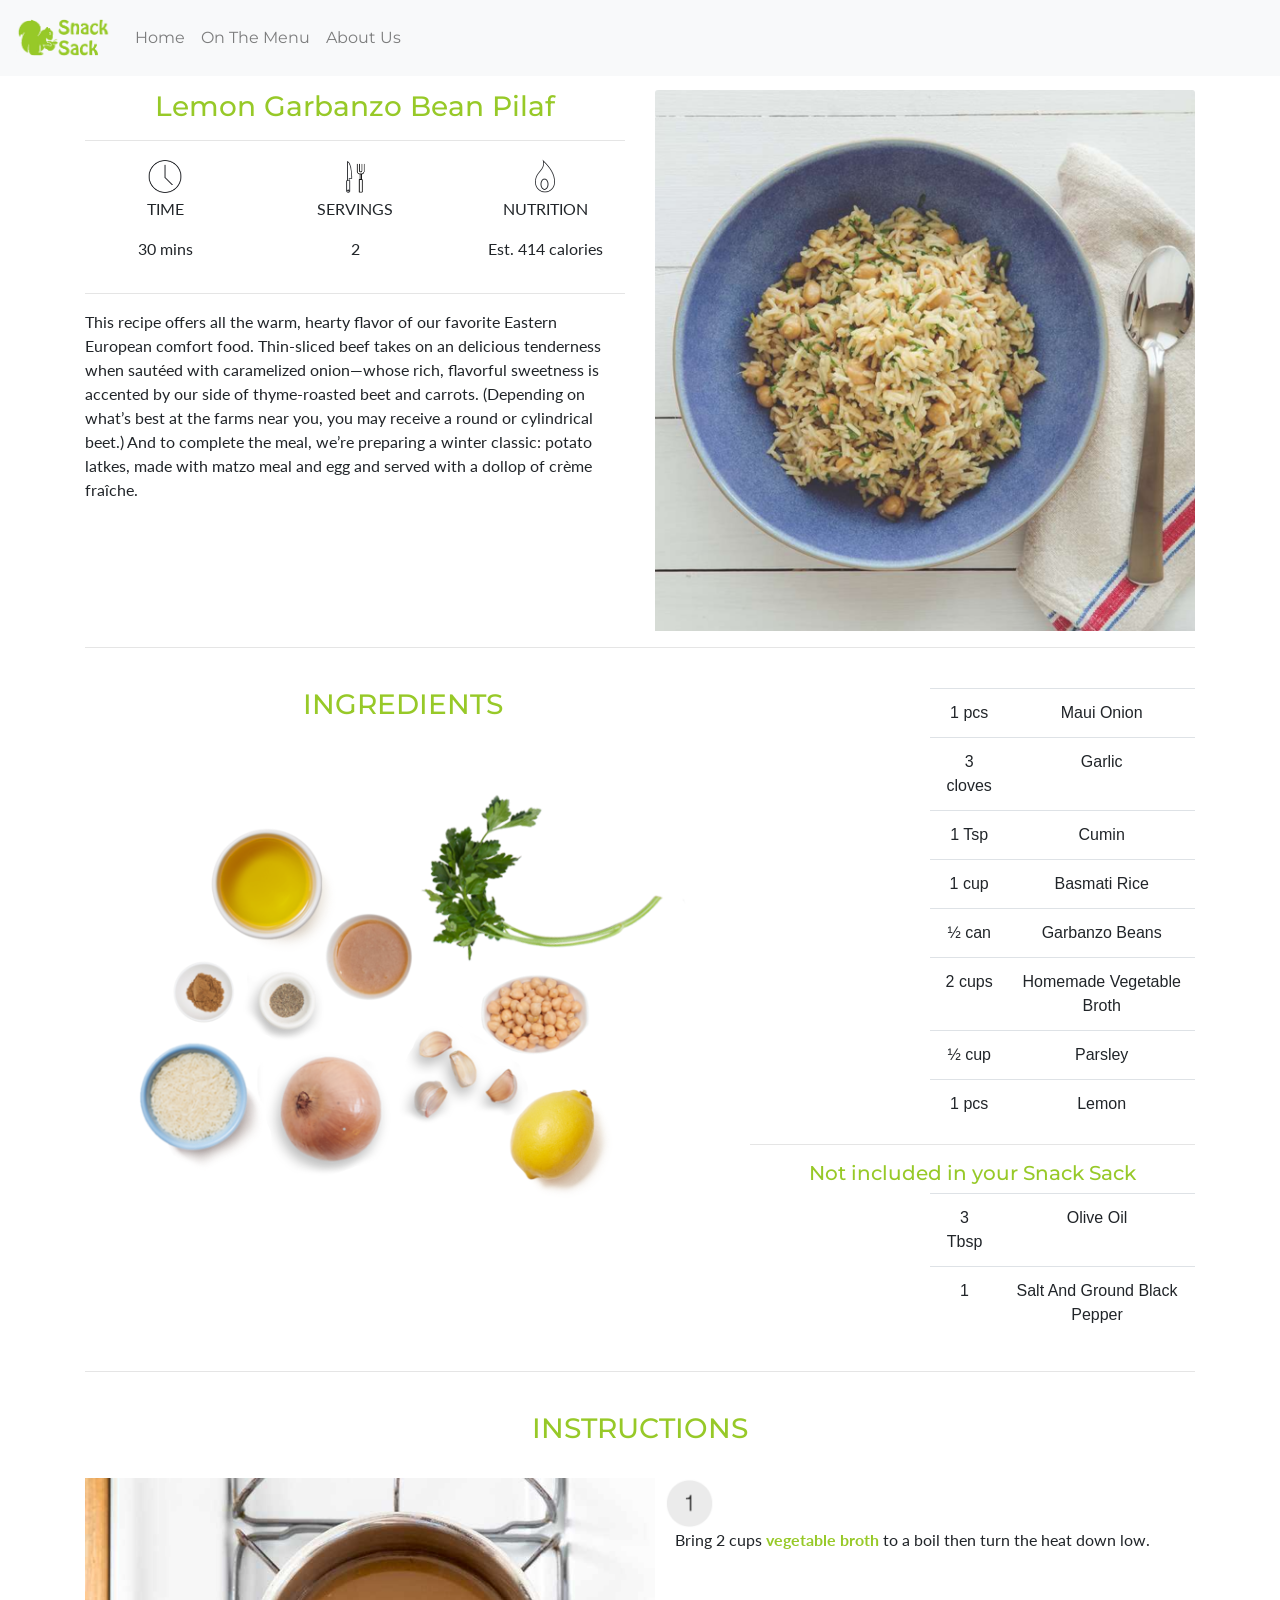
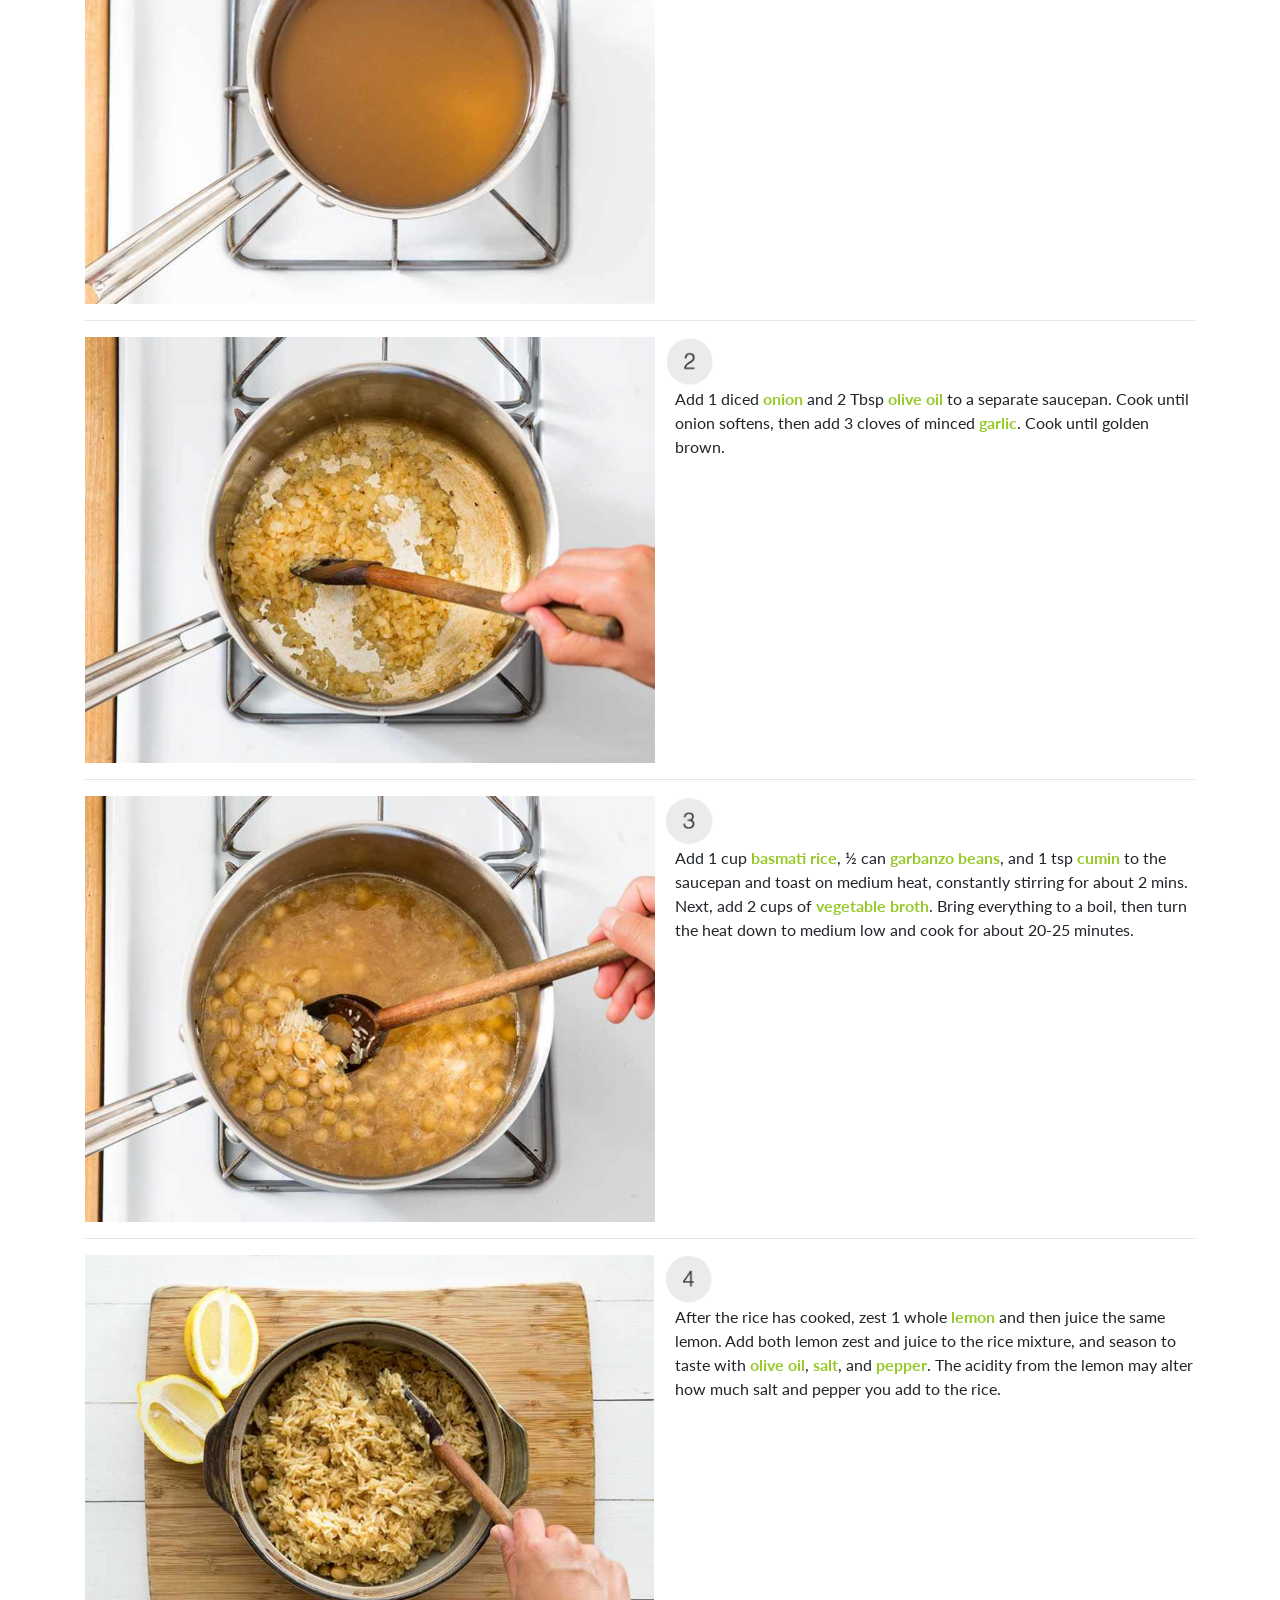
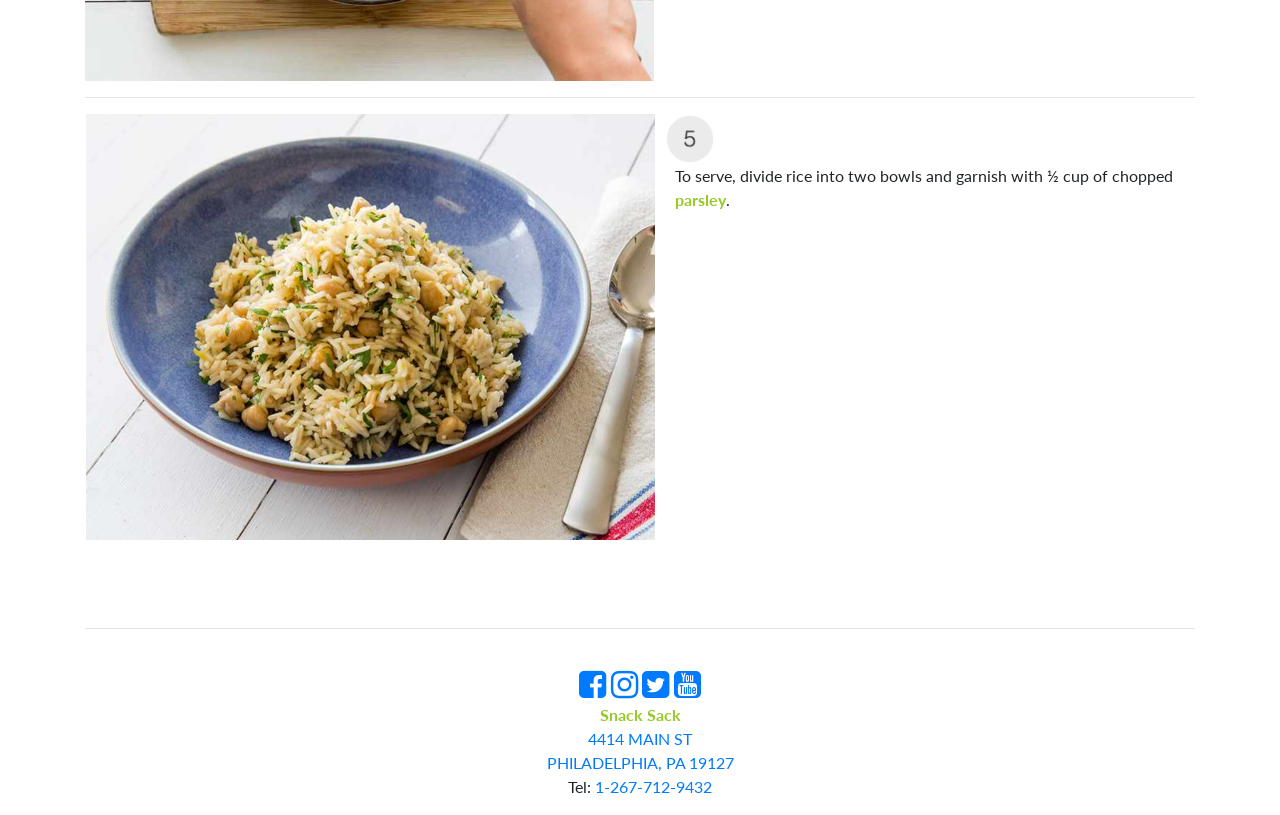
<file: recipes5.html>
<!DOCTYPE html>
<html lang="en">
  <head>
    <title>Lemon Garbanzo Bean Pilaf</title>
    <!-- Required meta tags -->
    <meta charset="utf-8">
    <meta name="viewport" content="width=device-width, initial-scale=1, shrink-to-fit=no">

    <!-- Bootstrap CSS -->
    <link rel="stylesheet" href="https://maxcdn.bootstrapcdn.com/bootstrap/4.0.0-beta/css/bootstrap.min.css" integrity="sha384-/Y6pD6FV/Vv2HJnA6t+vslU6fwYXjCFtcEpHbNJ0lyAFsXTsjBbfaDjzALeQsN6M" crossorigin="anonymous">
    <link rel="stylesheet" href="https://cdnjs.cloudflare.com/ajax/libs/font-awesome/4.7.0/css/font-awesome.min.css">
    <link rel="stylesheet" href="libraries/jquery-ui-1.12.1/jquery-ui.min.css">
    <link rel="stylesheet" href="css/main.css">
  </head>
  <body>
    <div class="container content-box"><!-- Start outer container -->
     <div class="row"> <!-- Start row 1: CAROUSEL -->
          <div class="col">
            <nav class="navbar navbar-expand-lg fixed-top navbar-light bg-light">
            <a class="navbar-brand" href="home.html"><img src="images/logosnacksack.png" width="95" height="50" alt=""></a>
            <button class="navbar-toggler" type="button" data-toggle="collapse" data-target="#navbarNav" aria-controls="navbarNav" aria-expanded="false" aria-label="Toggle navigation">
              <span class="navbar-toggler-icon"></span>
            </button>
            <div class="collapse navbar-collapse" id="navbarNav">
              <ul class="navbar-nav">
                <li class="nav-item">
                  <a class="nav-link" href="home.html">Home<span class="sr-only">(current)</span></a>
                </li>
                <li class="nav-item">
                  <a class="nav-link" href="onthemenu.html">On The Menu</a>
                </li>
                <li class="nav-item">
                  <a class="nav-link" href="aboutus.html">About Us</a>
                </li>
              </ul>
            </div>
          </nav>
        </div>
      </div>
    <div class="row 2">
        <div class="col-6">
          <h3>Lemon Garbanzo Bean Pilaf</h3>
          <hr>
          <div class="row 3">
            <div class="col">
            <img src="images/QQ20171210-193531@2x.png" alt="#" height="40" width="40">
            <p>TIME</p>
            <p>30 mins</p>
            </div>
            <div class="col">
              <img src="images/QQ20171210-193553@2x.png" alt="#" height="40" width="40">
              <p>SERVINGS</p>
              <p>2</p>
            </div>
            <div class="col">
              <img src="images/QQ20171210-193629@2x.png" alt="#" height="40" width="40">
              <p>NUTRITION</p>
              <p>Est. 414 calories</p>
            </div>
          </div>
          <hr>
          <p>This recipe offers all the warm, hearty flavor of our favorite Eastern European comfort food. Thin-sliced beef takes on an delicious tenderness when sautéed with caramelized onion—whose rich, flavorful sweetness is accented by our side of thyme-roasted beet and carrots. (Depending on what’s best at the farms near you, you may receive a round or cylindrical beet.) And to complete the meal, we’re preparing a winter classic: potato latkes, made with matzo meal and egg and served with a dollop of crème fraîche.</p>
        </div>
        <div class="col-6">
        <img src="images/4.5.0.png" alt="#" class="card-img-top">
        </div>
      </div>
        <hr>
<br>
<div class="row 4">
<div class="col-7">
<h3>INGREDIENTS</h3>
<img src="images/3.5.png" alt="#" class="card-img-top float-left">
</div>
<div class="col-5">
  <table class="table table-hover">
    <tbody style="display:block; margin-left:180px;">
      <tr>
        <td>1 pcs</td>
        <td>Maui Onion</td>
      </tr>
      <tr>
        <td>3 cloves</td>
        <td>Garlic</td>
      </tr>
      <tr>
        <td>1 Tsp</td>
        <td>Cumin</td>
      </tr>
      <tr>
        <td>1 cup</td>
        <td>Basmati Rice</td>
      </tr>
      <tr>
        <td>½ can</td>
        <td>Garbanzo Beans</td>
      </tr>
      <tr>
        <td>2 cups</td>
        <td>Homemade Vegetable Broth</td>
      </tr>
      <tr>
        <td>½ cup</td>
        <td>Parsley</td>
      </tr>
      <tr>
        <td>1 pcs</td>
        <td>Lemon</td>
      </tr>
    </tbody>
  </table>
  <hr>
  <h5>Not included in your Snack Sack</h5>
  <table class="table table-hover">
    <tbody style="display:block; margin-left:180px;">
      <tr>
        <td>3 Tbsp</td>
        <td>Olive Oil</td>
      </tr>
      <tr>
        <td>1</td>
        <td>Salt And Ground Black Pepper</td>
      </tr>

  </tbody>
</table>
</div>
</div>
<hr>
<br>
<h3>INSTRUCTIONS</h3>
<br>
<div class="row 5">
<div class="col-6">
<img src="images/4.5.1.png" alt="#" height="426" width="570">
</div>
<div class="col-6">
  <img class="number" src="images/QQ20171212-004128@2x.png" alt="1" height="50" width="50">
  <p class="recipes">Bring 2 cups <strong>vegetable broth</strong> to a boil then turn the heat down low.</p>
</div>
</div>
<hr>
<div class="row 6">
<div class="col-6">
<img src="images/4.5.2.png" alt="#" height="426" width="570">
</div>
<div class="col-6">
  <img class="number" src="images/QQ20171212-004224@2x.png" alt="2" height="50" width="50">
  <p class="recipes">Add 1 diced <strong>onion</strong> and 2 Tbsp <strong>olive oil</strong> to a separate saucepan. Cook until onion softens, then add 3 cloves of minced <strong>garlic</strong>. Cook until golden brown.</p>
</div>
</div>
<hr>
<div class="row 6">
<div class="col-6">
<img src="images/4.5.3.png" alt="#" height="426" width="570">
</div>
<div class="col-6">
  <img class="number" src="images/QQ20171212-004304@2x.png" alt="3" height="50" width="50">
  <p class="recipes">Add 1 cup <strong>basmati rice</strong>, ½ can <strong>garbanzo beans</strong>, and 1 tsp <strong>cumin</strong> to the saucepan and toast on medium heat, constantly stirring for about 2 mins. Next, add 2 cups of <strong>vegetable broth</strong>. Bring everything to a boil, then turn the heat down to medium low and cook for about 20-25 minutes.</p>
</div>
</div>
<hr>
<div class="row 5">
<div class="col-6">
<img src="images/4.5.4.png" alt="#" height="426" width="570">
</div>
<div class="col-6">
  <img class="number" src="images/QQ20171212-004356@2x.png" alt="1" height="50" width="50">
  <p class="recipes">After the rice has cooked, zest 1 whole <strong>lemon</strong> and then juice the same lemon. Add both lemon zest and juice to the rice mixture, and season to taste with <strong>olive oil</strong>, <strong>salt</strong>, and <strong>pepper</strong>. The acidity from the lemon may alter how much salt and pepper you add to the rice.</p>
</div>
</div>
<hr>
<div class="row 6">
<div class="col-6">
<img src="images/4.5.5.png" alt="#" height="426" width="570">
</div>
<div class="col-6">
  <img class="number" src="images/QQ20171212-004412@2x.png" alt="2" height="50" width="50">
  <p class="recipes">To serve, divide rice into two bowls and garnish with ½ cup of chopped <strong>parsley</strong>.</p>
</div>
</div>
<br>
<br>
<br>
<hr>
<br>
<div class="col-md text-md-center">

      <a href="https://www.facebook.com/rivercityoutpost/"><i class="fa fa-facebook-square fa-2x" aria-hidden="true"></i></a>
      <a href="https://www.instagram.com/rivercityoutpost/"><i class="fa fa-instagram fa-2x" aria-hidden="true"></i></a>
      <a href="#"><i class="fa fa-twitter-square fa-2x" aria-hidden="true"></i></a>
      <a href="#"><i class="fa fa-youtube-square fa-2x" aria-hidden="true"></i></a>
<br>
<p>
  <strong>Snack Sack</strong>
  <a href="https://goo.gl/maps/V9x2hQcvaYG2" target="_blank">
    <br>4414 MAIN ST
    <br>PHILADELPHIA, PA 19127
  </a>
  <br>Tel: <a href="tel:1-555-555-1234">1-267-712-9432</a>
</p>
</div>


</div>
    <!-- Our Code Ends Here -->
    <!-- Optional JavaScript -->
    <!-- jQuery first, then Popper.js, then Bootstrap JS, then custom JS in the "bucket" -->
    <script src="https://cdnjs.cloudflare.com/ajax/libs/jquery/3.2.1/jquery.js"></script>
    <script src="libraries/jquery-ui-1.12.1/jquery-ui.min.js"></script>
    <script src="https://cdnjs.cloudflare.com/ajax/libs/popper.js/1.11.0/umd/popper.min.js" integrity="sha384-b/U6ypiBEHpOf/4+1nzFpr53nxSS+GLCkfwBdFNTxtclqqenISfwAzpKaMNFNmj4" crossorigin="anonymous"></script>
    <script src="https://maxcdn.bootstrapcdn.com/bootstrap/4.0.0-beta/js/bootstrap.min.js" integrity="sha384-h0AbiXch4ZDo7tp9hKZ4TsHbi047NrKGLO3SEJAg45jXxnGIfYzk4Si90RDIqNm1" crossorigin="anonymous"></script>
    <script src="libraries/slick/slick.min.js"></script>
    <script src="js/bucket.js"></script>
  </body>
</html>
</file>
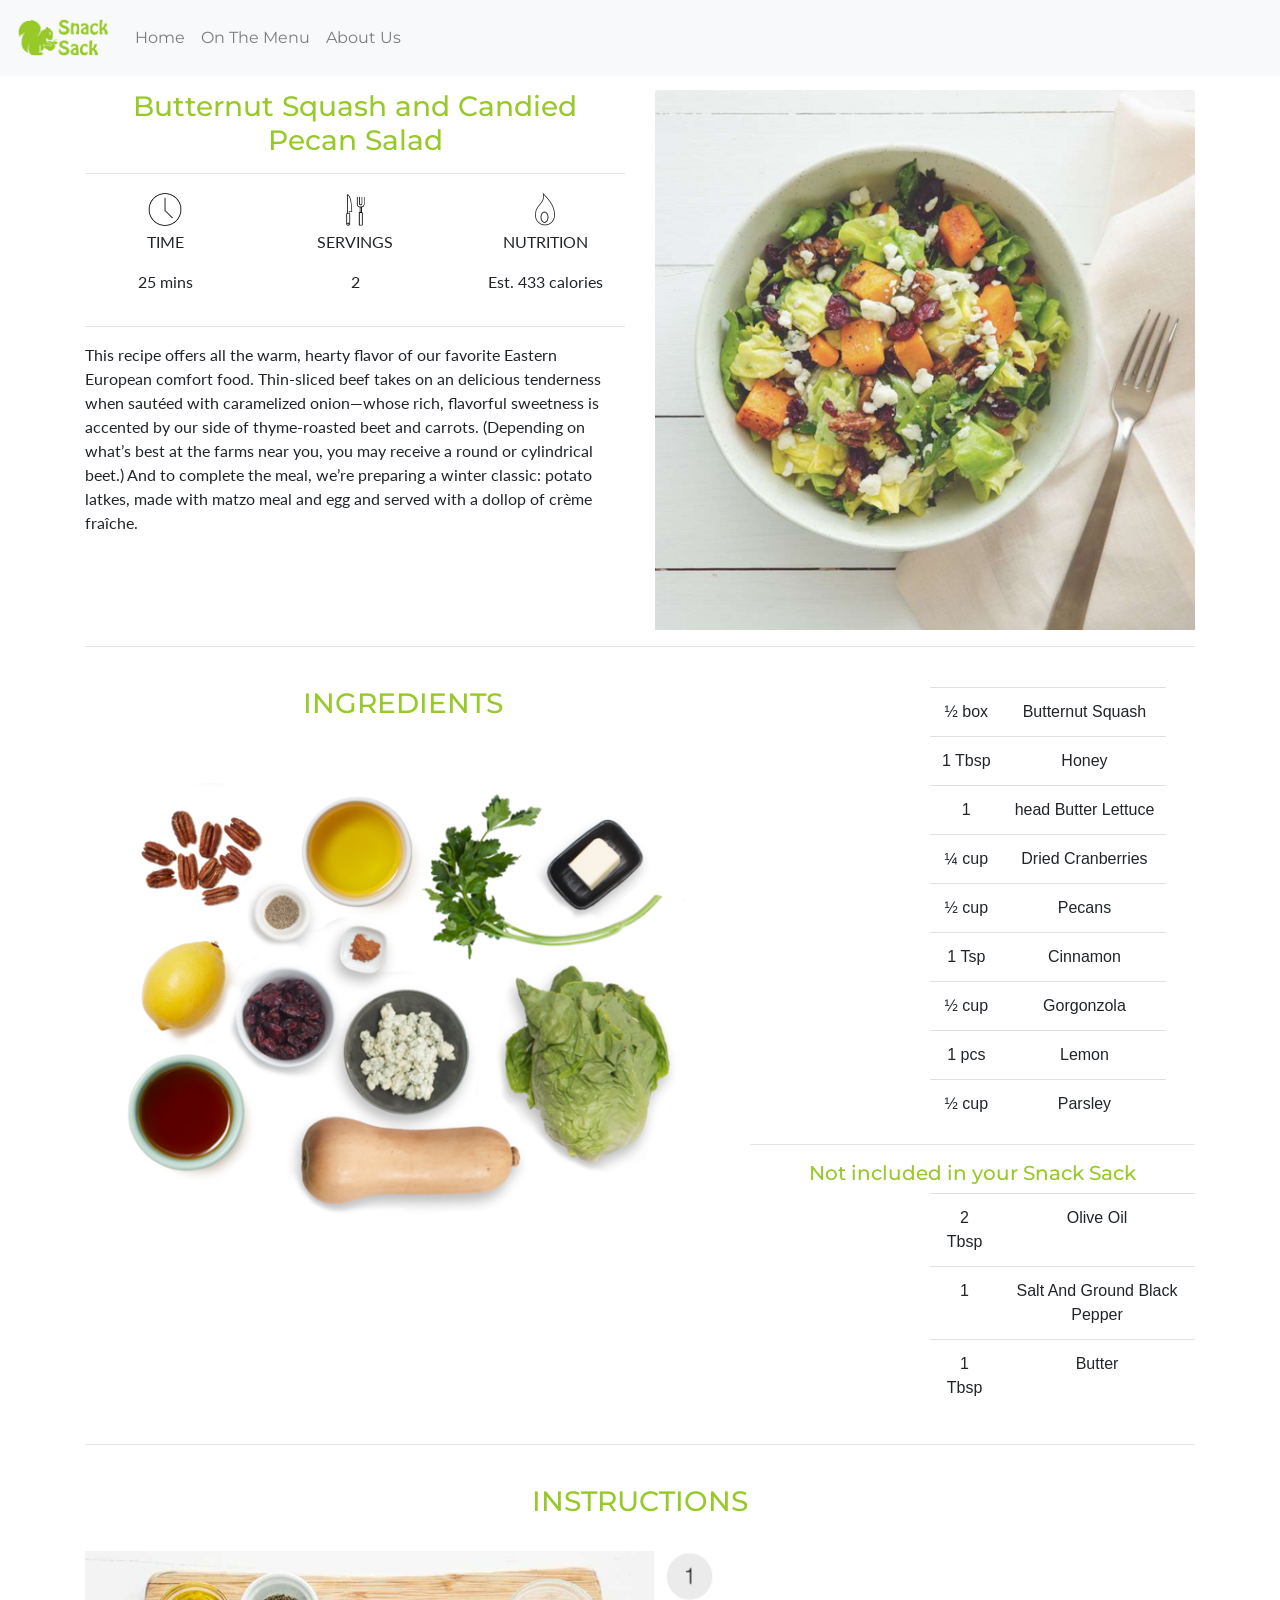
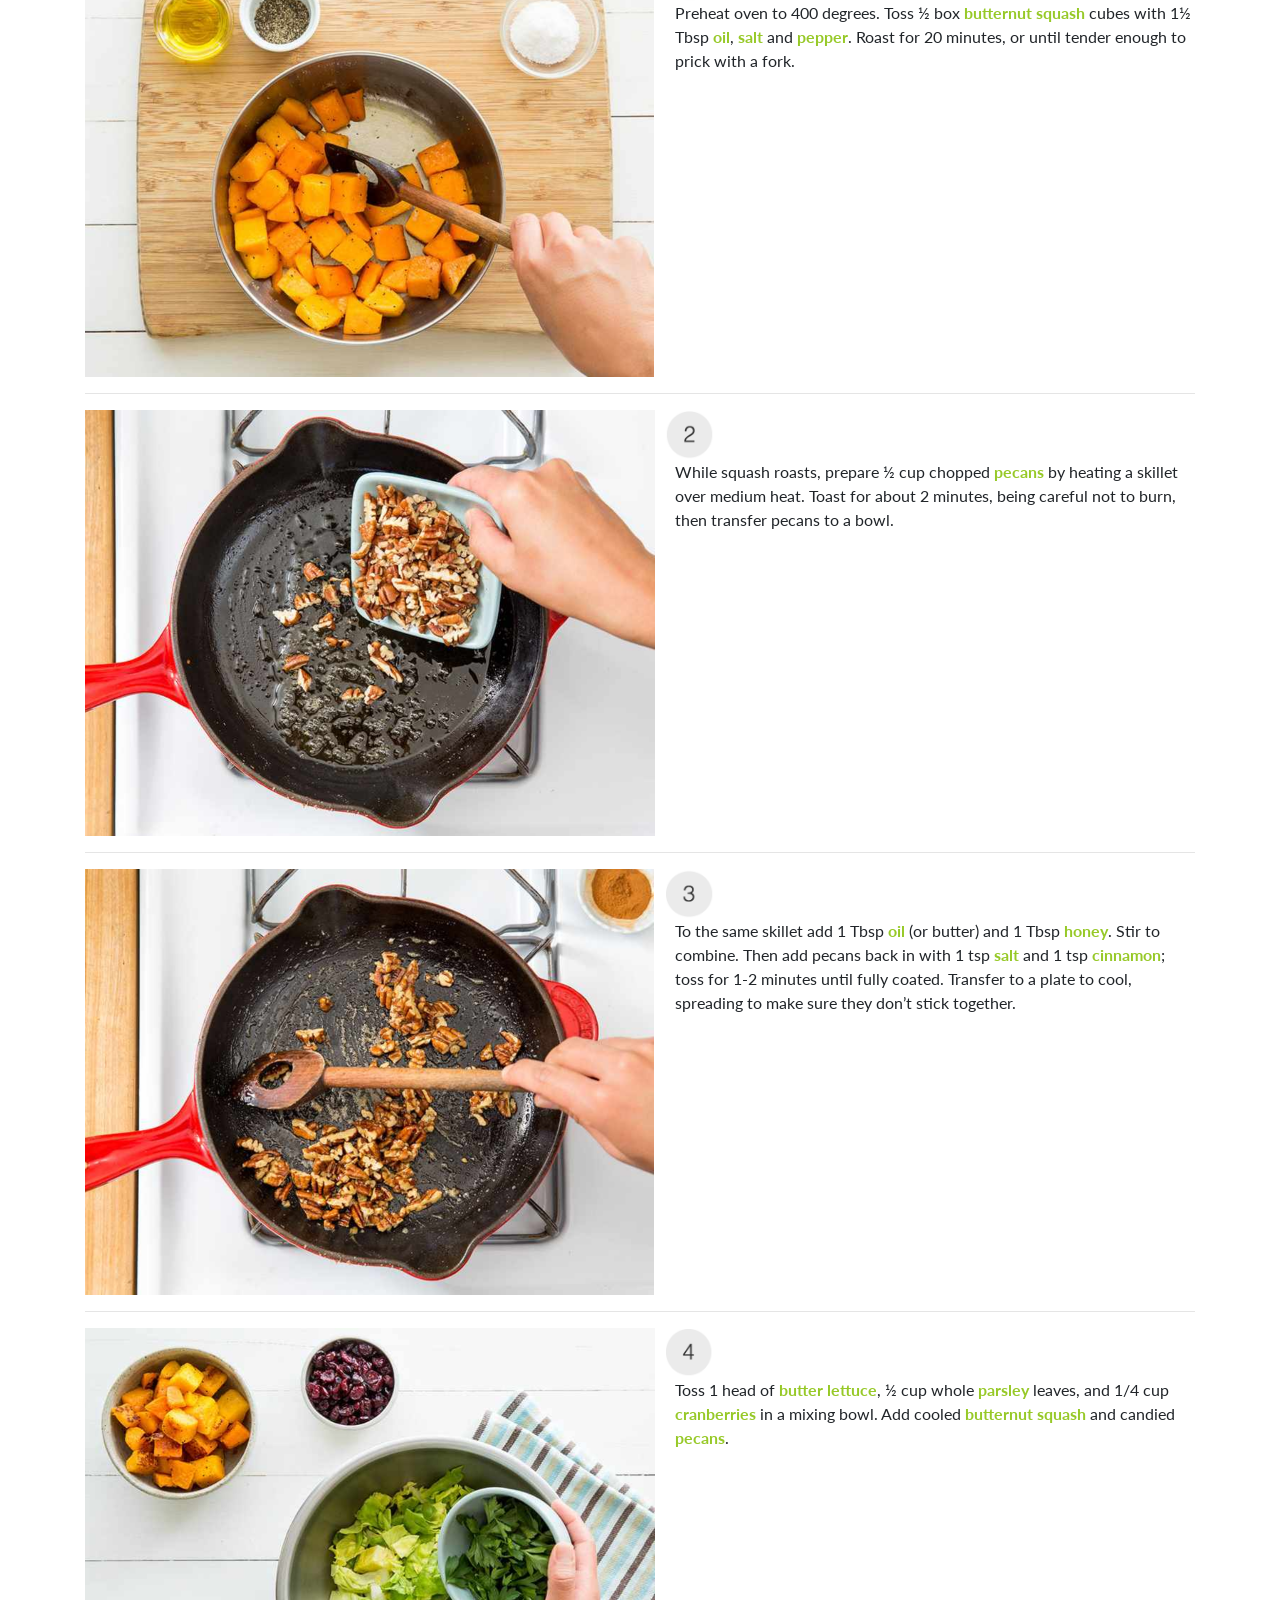
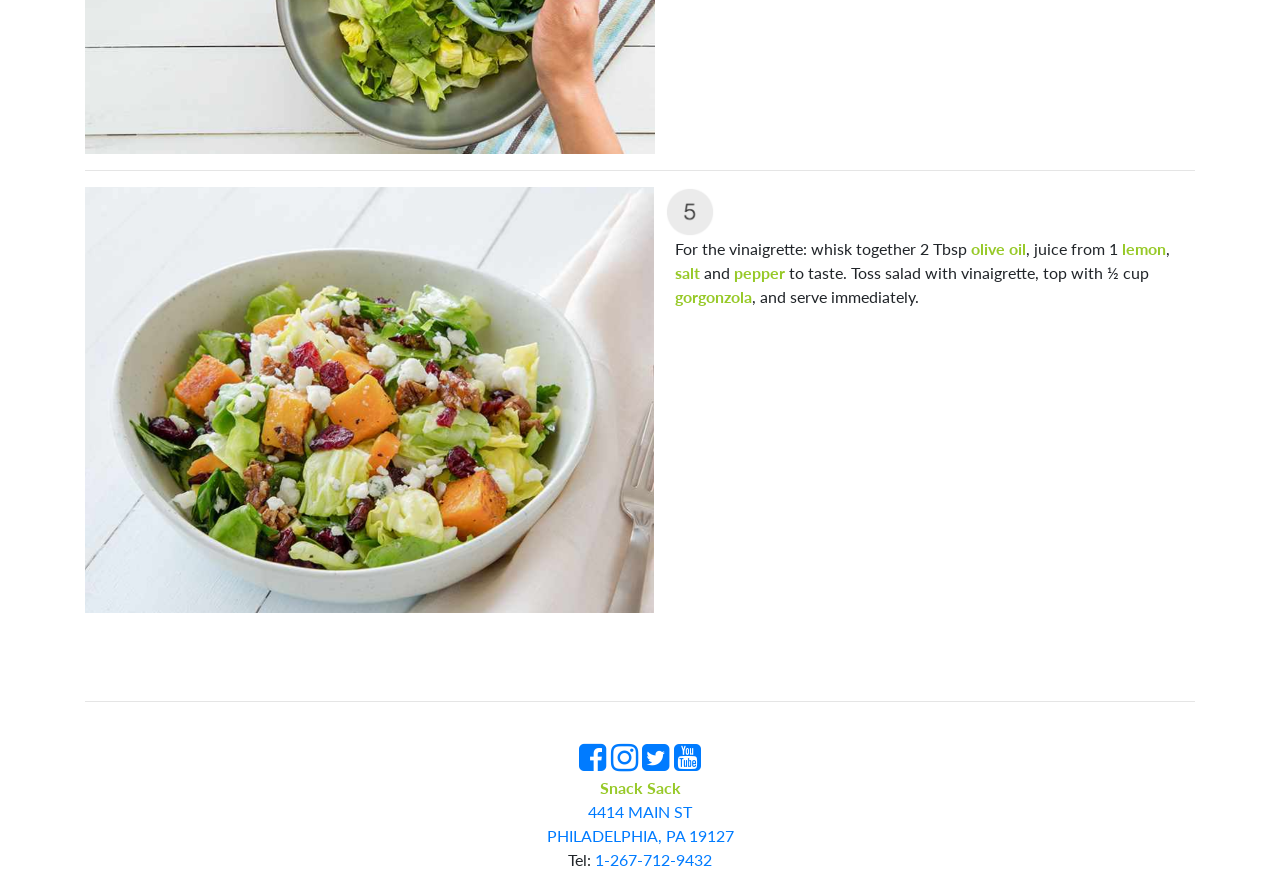
<file: recipes6.html>
<!DOCTYPE html>
<html lang="en">
  <head>
    <title>Butternut Squash and Candied Pecan Salad</title>
    <!-- Required meta tags -->
    <meta charset="utf-8">
    <meta name="viewport" content="width=device-width, initial-scale=1, shrink-to-fit=no">

    <!-- Bootstrap CSS -->
    <link rel="stylesheet" href="https://maxcdn.bootstrapcdn.com/bootstrap/4.0.0-beta/css/bootstrap.min.css" integrity="sha384-/Y6pD6FV/Vv2HJnA6t+vslU6fwYXjCFtcEpHbNJ0lyAFsXTsjBbfaDjzALeQsN6M" crossorigin="anonymous">
    <link rel="stylesheet" href="https://cdnjs.cloudflare.com/ajax/libs/font-awesome/4.7.0/css/font-awesome.min.css">
    <link rel="stylesheet" href="libraries/jquery-ui-1.12.1/jquery-ui.min.css">
    <link rel="stylesheet" href="css/main.css">
  </head>
  <body>
    <div class="container content-box"><!-- Start outer container -->
     <div class="row"> <!-- Start row 1: CAROUSEL -->
          <div class="col">
            <nav class="navbar navbar-expand-lg fixed-top navbar-light bg-light">
            <a class="navbar-brand" href="home.html"><img src="images/logosnacksack.png" width="95" height="50" alt=""></a>
            <button class="navbar-toggler" type="button" data-toggle="collapse" data-target="#navbarNav" aria-controls="navbarNav" aria-expanded="false" aria-label="Toggle navigation">
              <span class="navbar-toggler-icon"></span>
            </button>
            <div class="collapse navbar-collapse" id="navbarNav">
              <ul class="navbar-nav">
                <li class="nav-item">
                  <a class="nav-link" href="home.html">Home<span class="sr-only">(current)</span></a>
                </li>
                <li class="nav-item">
                  <a class="nav-link" href="onthemenu.html">On The Menu</a>
                </li>
                <li class="nav-item">
                  <a class="nav-link" href="aboutus.html">About Us</a>
                </li>
              </ul>
            </div>
          </nav>
        </div>
      </div>
    <div class="row 2">
        <div class="col-6">
          <h3>Butternut Squash and Candied Pecan Salad</h3>
          <hr>
          <div class="row 3">
            <div class="col">
            <img src="images/QQ20171210-193531@2x.png" alt="#" height="40" width="40">
            <p>TIME</p>
            <p>25 mins</p>
            </div>
            <div class="col">
              <img src="images/QQ20171210-193553@2x.png" alt="#" height="40" width="40">
              <p>SERVINGS</p>
              <p>2</p>
            </div>
            <div class="col">
              <img src="images/QQ20171210-193629@2x.png" alt="#" height="40" width="40">
              <p>NUTRITION</p>
              <p>Est. 433 calories</p>
            </div>
          </div>
          <hr>
          <p>This recipe offers all the warm, hearty flavor of our favorite Eastern European comfort food. Thin-sliced beef takes on an delicious tenderness when sautéed with caramelized onion—whose rich, flavorful sweetness is accented by our side of thyme-roasted beet and carrots. (Depending on what’s best at the farms near you, you may receive a round or cylindrical beet.) And to complete the meal, we’re preparing a winter classic: potato latkes, made with matzo meal and egg and served with a dollop of crème fraîche.</p>
        </div>
        <div class="col-6">
        <img src="images/4.6.0.png" alt="#" class="card-img-top">
        </div>
      </div>
        <hr>
<br>
<div class="row 4">
<div class="col-7">
<h3>INGREDIENTS</h3>
<img src="images/3.6.png" alt="#" class="card-img-top float-left">
</div>
<div class="col-5">
  <table class="table table-hover">
    <tbody style="display:block; margin-left:180px;">
      <tr>
        <td>½ box</td>
        <td>Butternut Squash</td>
      </tr>
      <tr>
        <td>1 Tbsp</td>
        <td>Honey</td>
      </tr>
      <tr>
        <td>1</td>
        <td>head Butter Lettuce</td>
      </tr>
      <tr>
        <td>¼ cup</td>
        <td>Dried Cranberries</td>
      </tr>
      <tr>
        <td>½ cup</td>
        <td>Pecans</td>
      </tr>
      <tr>
        <td>1 Tsp</td>
        <td>Cinnamon</td>
      </tr>
      <tr>
        <td>½ cup</td>
        <td>Gorgonzola</td>
      </tr>
      <tr>
        <td>1 pcs</td>
        <td>Lemon</td>
      </tr>
      <tr>
        <td>½ cup</td>
        <td>Parsley</td>
      </tr>
    </tbody>
  </table>
  <hr>
  <h5>Not included in your Snack Sack</h5>
  <table class="table table-hover">
    <tbody style="display:block; margin-left:180px;">
      <tr>
        <td>2 Tbsp</td>
        <td>Olive Oil</td>
      </tr>
      <tr>
        <td>1</td>
        <td>Salt And Ground Black Pepper</td>
      </tr>
      <tr>
        <td>1 Tbsp</td>
        <td>Butter</td>
      </tr>
  </tbody>
</table>
</div>
</div>
<hr>
<br>
<h3>INSTRUCTIONS</h3>
<br>
<div class="row 5">
<div class="col-6">
<img src="images/4.6.1.png" alt="#" height="426" width="570">
</div>
<div class="col-6">
  <img class="number" src="images/QQ20171212-004128@2x.png" alt="1" height="50" width="50">
  <p class="recipes">Preheat oven to 400 degrees. Toss ½ box <strong>butternut squash</strong> cubes with 1½ Tbsp <strong>oil</strong>, <strong>salt</strong> and <strong>pepper</strong>. Roast for 20 minutes, or until tender enough to prick with a fork.</p>
</div>
</div>
<hr>
<div class="row 6">
<div class="col-6">
<img src="images/4.6.2.png" alt="#" height="426" width="570">
</div>
<div class="col-6">
  <img class="number" src="images/QQ20171212-004224@2x.png" alt="2" height="50" width="50">
  <p class="recipes">While squash roasts, prepare ½ cup chopped <strong>pecans</strong> by heating a skillet over medium heat. Toast for about 2 minutes, being careful not to burn, then transfer pecans to a bowl.</p>
</div>
</div>
<hr>
<div class="row 6">
<div class="col-6">
<img src="images/4.6.3.png" alt="#" height="426" width="570">
</div>
<div class="col-6">
  <img class="number" src="images/QQ20171212-004304@2x.png" alt="3" height="50" width="50">
  <p class="recipes">To the same skillet add 1 Tbsp <strong>oil</strong> (or butter) and 1 Tbsp <strong>honey</strong>. Stir to combine. Then add pecans back in with 1 tsp <strong>salt</strong> and 1 tsp <strong>cinnamon</strong>; toss for 1-2 minutes until fully coated. Transfer to a plate to cool, spreading to make sure they don’t stick together.</p>
</div>
</div>
<hr>
<div class="row 5">
<div class="col-6">
<img src="images/4.6.4.png" alt="#" height="426" width="570">
</div>
<div class="col-6">
  <img class="number" src="images/QQ20171212-004356@2x.png" alt="1" height="50" width="50">
  <p class="recipes">Toss 1 head of  <strong>butter lettuce</strong>, ½ cup whole <strong>parsley</strong> leaves, and 1/4 cup <strong>cranberries</strong> in a mixing bowl. Add cooled <strong>butternut squash</strong> and candied <strong>pecans</strong>.</p>
</div>
</div>
<hr>
<div class="row 6">
<div class="col-6">
<img src="images/4.6.5.png" alt="#" height="426" width="570">
</div>
<div class="col-6">
  <img class="number" src="images/QQ20171212-004412@2x.png" alt="2" height="50" width="50">
  <p class="recipes">For the vinaigrette: whisk together 2 Tbsp <strong>olive oil</strong>, juice from 1 <strong>lemon</strong>, <strong>salt</strong> and <strong>pepper</strong> to taste. Toss salad with vinaigrette, top with ½ cup <strong>gorgonzola</strong>, and serve immediately.</p>
</div>
</div>

<br>
<br>
<br>
<hr>
<br>
<div class="col-md text-md-center">

      <a href="https://www.facebook.com/rivercityoutpost/"><i class="fa fa-facebook-square fa-2x" aria-hidden="true"></i></a>
      <a href="https://www.instagram.com/rivercityoutpost/"><i class="fa fa-instagram fa-2x" aria-hidden="true"></i></a>
      <a href="#"><i class="fa fa-twitter-square fa-2x" aria-hidden="true"></i></a>
      <a href="#"><i class="fa fa-youtube-square fa-2x" aria-hidden="true"></i></a>
<br>
<p>
  <strong>Snack Sack</strong>
  <a href="https://goo.gl/maps/V9x2hQcvaYG2" target="_blank">
    <br>4414 MAIN ST
    <br>PHILADELPHIA, PA 19127
  </a>
  <br>Tel: <a href="tel:1-555-555-1234">1-267-712-9432</a>
</p>
</div>


</div>
    <!-- Our Code Ends Here -->
    <!-- Optional JavaScript -->
    <!-- jQuery first, then Popper.js, then Bootstrap JS, then custom JS in the "bucket" -->
    <script src="https://cdnjs.cloudflare.com/ajax/libs/jquery/3.2.1/jquery.js"></script>
    <script src="libraries/jquery-ui-1.12.1/jquery-ui.min.js"></script>
    <script src="https://cdnjs.cloudflare.com/ajax/libs/popper.js/1.11.0/umd/popper.min.js" integrity="sha384-b/U6ypiBEHpOf/4+1nzFpr53nxSS+GLCkfwBdFNTxtclqqenISfwAzpKaMNFNmj4" crossorigin="anonymous"></script>
    <script src="https://maxcdn.bootstrapcdn.com/bootstrap/4.0.0-beta/js/bootstrap.min.js" integrity="sha384-h0AbiXch4ZDo7tp9hKZ4TsHbi047NrKGLO3SEJAg45jXxnGIfYzk4Si90RDIqNm1" crossorigin="anonymous"></script>
    <script src="libraries/slick/slick.min.js"></script>
    <script src="js/bucket.js"></script>
  </body>
</html>
</file>
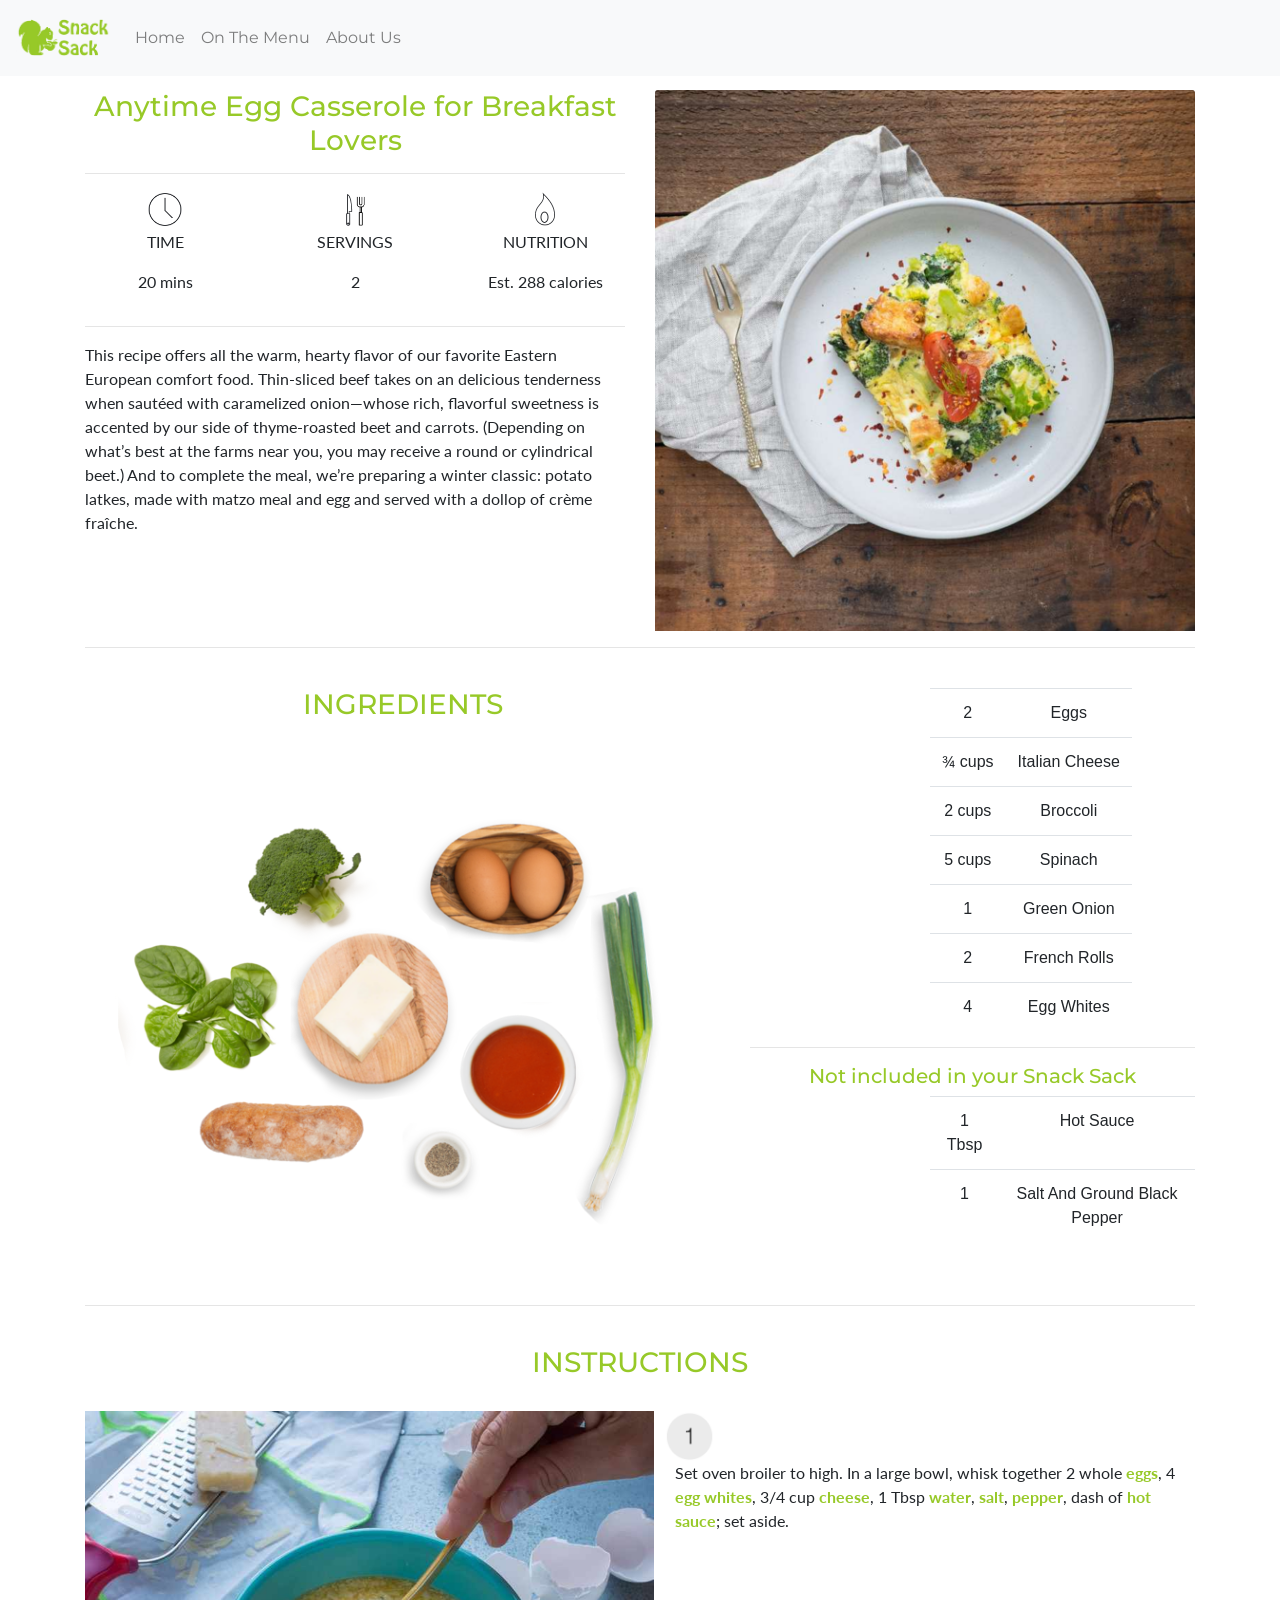
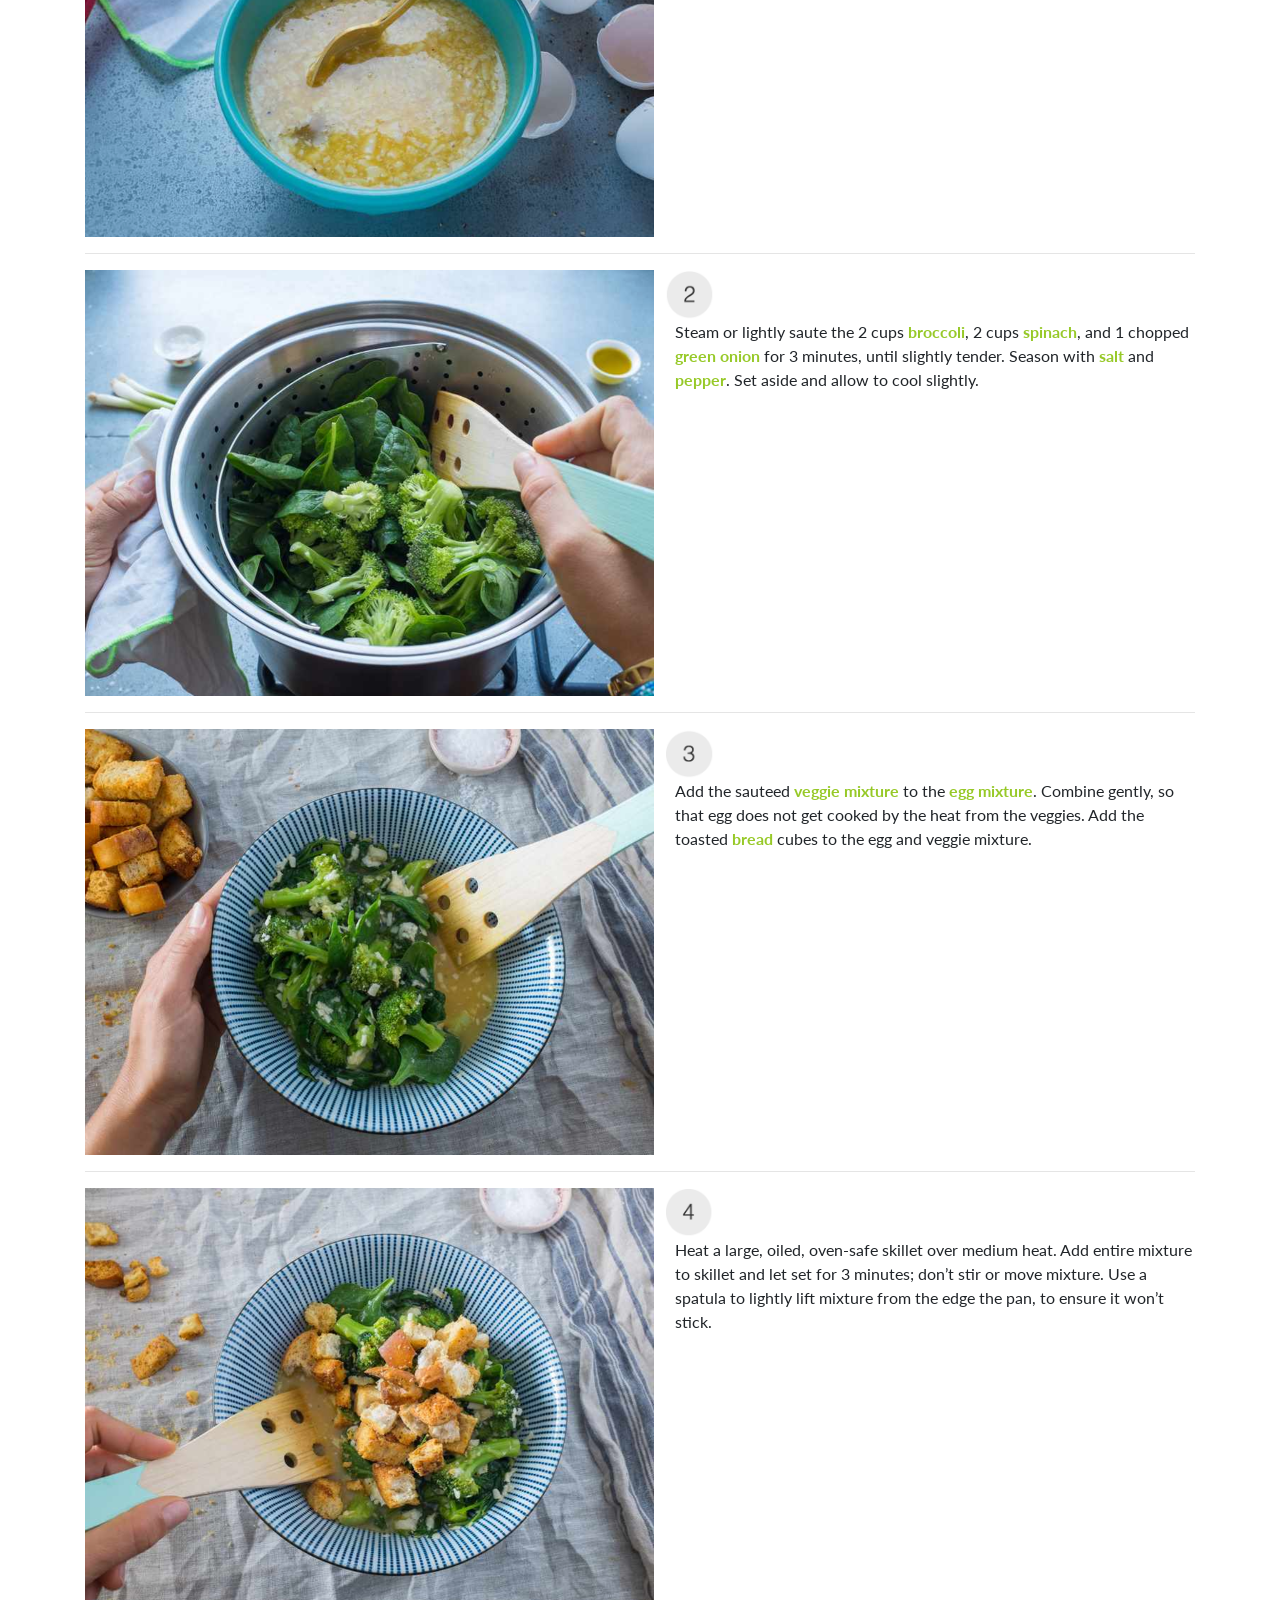
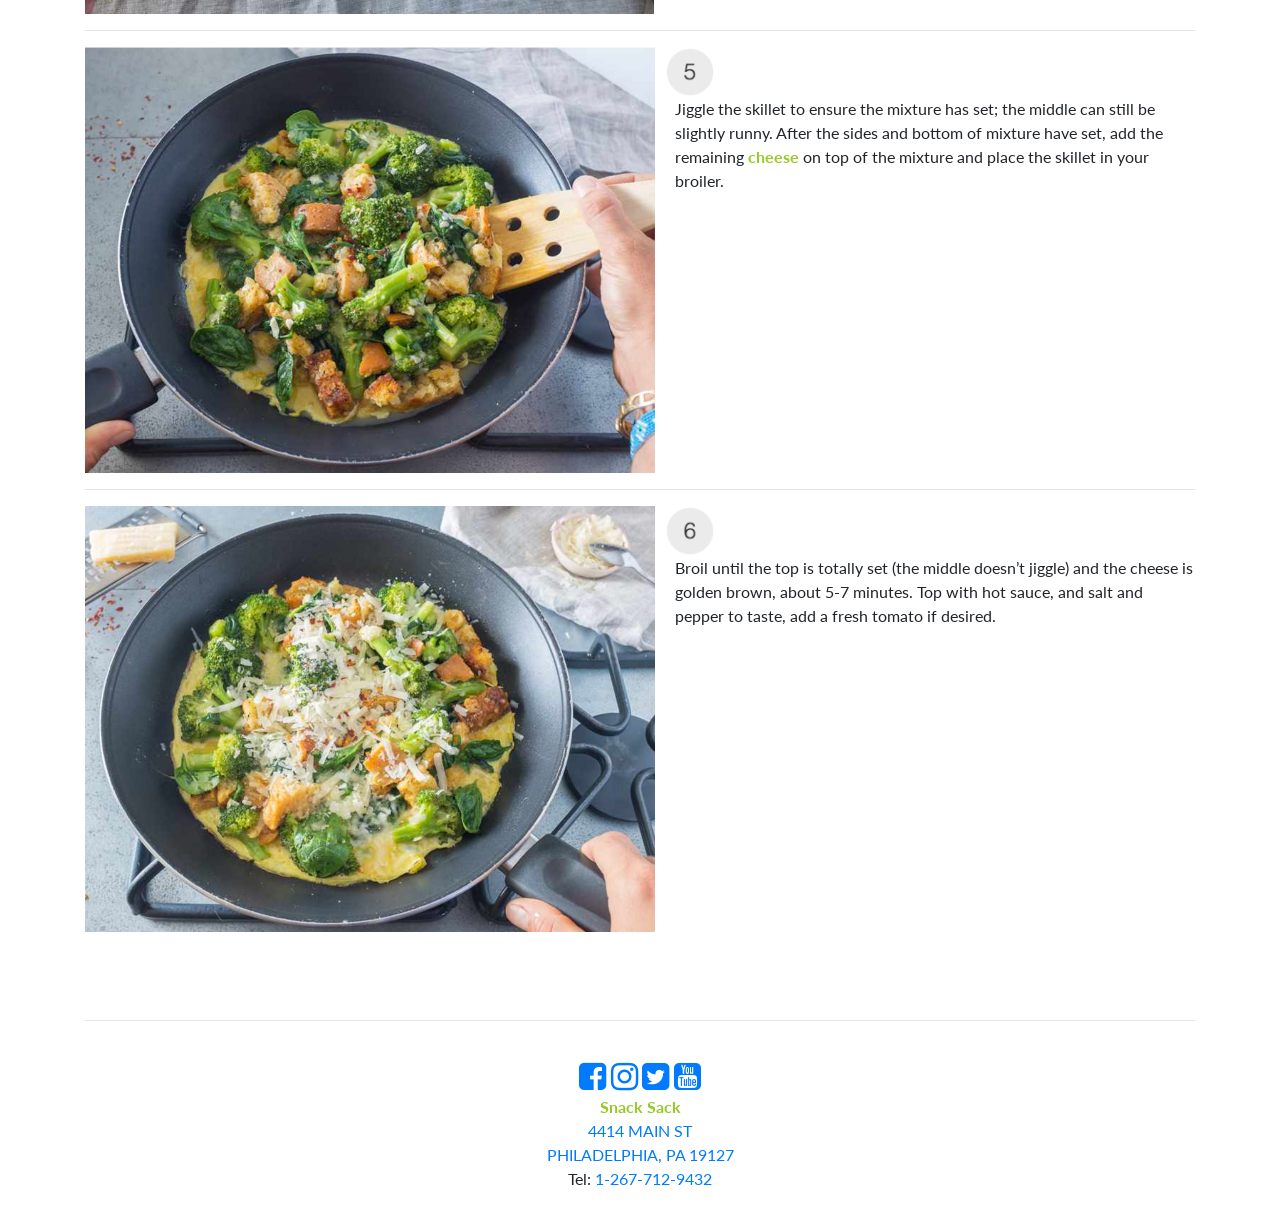
<file: recipes7.html>
<!DOCTYPE html>
<html lang="en">
  <head>
    <title>Anytime Egg Casserole for Breakfast Lovers</title>
    <!-- Required meta tags -->
    <meta charset="utf-8">
    <meta name="viewport" content="width=device-width, initial-scale=1, shrink-to-fit=no">

    <!-- Bootstrap CSS -->
    <link rel="stylesheet" href="https://maxcdn.bootstrapcdn.com/bootstrap/4.0.0-beta/css/bootstrap.min.css" integrity="sha384-/Y6pD6FV/Vv2HJnA6t+vslU6fwYXjCFtcEpHbNJ0lyAFsXTsjBbfaDjzALeQsN6M" crossorigin="anonymous">
    <link rel="stylesheet" href="https://cdnjs.cloudflare.com/ajax/libs/font-awesome/4.7.0/css/font-awesome.min.css">
    <link rel="stylesheet" href="libraries/jquery-ui-1.12.1/jquery-ui.min.css">
    <link rel="stylesheet" href="css/main.css">
  </head>
  <body>
    <div class="container content-box"><!-- Start outer container -->
     <div class="row"> <!-- Start row 1: CAROUSEL -->
          <div class="col">
            <nav class="navbar navbar-expand-lg fixed-top navbar-light bg-light">
            <a class="navbar-brand" href="home.html"><img src="images/logosnacksack.png" width="95" height="50" alt=""></a>
            <button class="navbar-toggler" type="button" data-toggle="collapse" data-target="#navbarNav" aria-controls="navbarNav" aria-expanded="false" aria-label="Toggle navigation">
              <span class="navbar-toggler-icon"></span>
            </button>
            <div class="collapse navbar-collapse" id="navbarNav">
              <ul class="navbar-nav">
                <li class="nav-item">
                  <a class="nav-link" href="home.html">Home<span class="sr-only">(current)</span></a>
                </li>
                <li class="nav-item">
                  <a class="nav-link" href="onthemenu.html">On The Menu</a>
                </li>
                <li class="nav-item">
                  <a class="nav-link" href="aboutus.html">About Us</a>
                </li>
              </ul>
            </div>
          </nav>
        </div>
      </div>
    <div class="row 2">
        <div class="col-6">
          <h3>Anytime Egg Casserole for Breakfast Lovers</h3>
          <hr>
          <div class="row 3">
            <div class="col">
            <img src="images/QQ20171210-193531@2x.png" alt="#" height="40" width="40">
            <p>TIME</p>
            <p>20 mins</p>
            </div>
            <div class="col">
              <img src="images/QQ20171210-193553@2x.png" alt="#" height="40" width="40">
              <p>SERVINGS</p>
              <p>2</p>
            </div>
            <div class="col">
              <img src="images/QQ20171210-193629@2x.png" alt="#" height="40" width="40">
              <p>NUTRITION</p>
              <p>Est. 288 calories</p>
            </div>
          </div>
          <hr>
          <p>This recipe offers all the warm, hearty flavor of our favorite Eastern European comfort food. Thin-sliced beef takes on an delicious tenderness when sautéed with caramelized onion—whose rich, flavorful sweetness is accented by our side of thyme-roasted beet and carrots. (Depending on what’s best at the farms near you, you may receive a round or cylindrical beet.) And to complete the meal, we’re preparing a winter classic: potato latkes, made with matzo meal and egg and served with a dollop of crème fraîche.</p>
        </div>
        <div class="col-6">
        <img src="images/4.7.0.png" alt="#" class="card-img-top">
        </div>
      </div>
        <hr>
<br>
<div class="row 4">
<div class="col-7">
<h3>INGREDIENTS</h3>
<img src="images/3.8.png" alt="#" class="card-img-top float-left">
</div>
<div class="col-5">
  <table class="table table-hover">
    <tbody style="display:block; margin-left:180px;">
      <tr>
        <td>2</td>
        <td>Eggs</td>
      </tr>
      <tr>
        <td>¾ cups</td>
        <td>Italian Cheese</td>
      </tr>
      <tr>
        <td>2 cups</td>
        <td>Broccoli</td>
      </tr>
      <tr>
        <td>5 cups</td>
        <td>Spinach</td>
      </tr>
      <tr>
        <td>1</td>
        <td>Green Onion</td>
      </tr>
      <tr>
        <td>2</td>
        <td>French Rolls</td>
      </tr>
      <tr>
        <td>4</td>
        <td>Egg Whites</td>
      </tr>

    </tbody>
  </table>
  <hr>
  <h5>Not included in your Snack Sack</h5>
  <table class="table table-hover">
    <tbody style="display:block; margin-left:180px;">
      <tr>
        <td>1 Tbsp</td>
        <td>Hot Sauce</td>
      </tr>
      <tr>
        <td>1</td>
        <td>Salt And Ground Black Pepper</td>
      </tr>

  </tbody>
</table>
</div>
</div>
<hr>
<br>
<h3>INSTRUCTIONS</h3>
<br>
<div class="row 5">
<div class="col-6">
<img src="images/4.7.1.png" alt="#" height="426" width="570">
</div>
<div class="col-6">
  <img class="number" src="images/QQ20171212-004128@2x.png" alt="1" height="50" width="50">
  <p class="recipes">Set oven broiler to high. In a large bowl, whisk together 2 whole <strong>eggs</strong>, 4 <strong>egg whites</strong>, 3/4 cup <strong>cheese</strong>, 1 Tbsp <strong>water</strong>, <strong>salt</strong>, <strong>pepper</strong>, dash of <strong>hot sauce</strong>; set aside.</p>
</div>
</div>
<hr>
<div class="row 6">
<div class="col-6">
<img src="images/4.7.2.png" alt="#" height="426" width="570">
</div>
<div class="col-6">
  <img class="number" src="images/QQ20171212-004224@2x.png" alt="2" height="50" width="50">
  <p class="recipes">Steam or lightly saute the 2 cups <strong>broccoli</strong>, 2 cups <strong>spinach</strong>, and 1 chopped <strong>green onion</strong> for 3 minutes, until slightly tender. Season with <strong>salt</strong> and <strong>pepper</strong>. Set aside and allow to cool slightly.</p>
</div>
</div>
<hr>
<div class="row 6">
<div class="col-6">
<img src="images/4.7.3.png" alt="#" height="426" width="570">
</div>
<div class="col-6">
  <img class="number" src="images/QQ20171212-004304@2x.png" alt="3" height="50" width="50">
  <p class="recipes">Add the sauteed <strong>veggie mixture</strong> to the <strong>egg mixture</strong>. Combine gently, so that egg does not get cooked by the heat from the veggies. Add the toasted <strong>bread</strong> cubes to the egg and veggie mixture.</p>
</div>
</div>
<hr>
<div class="row 5">
<div class="col-6">
<img src="images/4.7.4.png" alt="#" height="426" width="570">
</div>
<div class="col-6">
  <img class="number" src="images/QQ20171212-004356@2x.png" alt="1" height="50" width="50">
  <p class="recipes">Heat a large, oiled, oven-safe skillet over medium heat. Add entire mixture to skillet and let set for 3 minutes; don’t stir or move mixture. Use a spatula to lightly lift mixture from the edge the pan, to ensure it won’t stick.</p>
</div>
</div>
<hr>
<div class="row 6">
<div class="col-6">
<img src="images/4.7.5.png" alt="#" height="426" width="570">
</div>
<div class="col-6">
  <img class="number" src="images/QQ20171212-004412@2x.png" alt="2" height="50" width="50">
  <p class="recipes">Jiggle the skillet to ensure the mixture has set; the middle can still be slightly runny. After the sides and bottom of mixture have set, add the remaining <strong>cheese</strong> on top of the mixture and place the skillet in your broiler.</p>
</div>
</div>
<hr>
<div class="row 6">
<div class="col-6">
<img src="images/4.7.6.png" alt="#" height="426" width="570">
</div>
<div class="col-6">
  <img class="number" src="images/QQ20171212-004441@2x.png" alt="2" height="50" width="50">
  <p class="recipes">Broil until the top is totally set (the middle doesn’t jiggle) and the cheese is golden brown, about 5-7 minutes. Top with hot sauce, and salt and pepper to taste, add a fresh tomato if desired.</p>
</div>
</div>

<br>
<br>
<br>
<hr>
<br>
<div class="col-md text-md-center">

      <a href="https://www.facebook.com/rivercityoutpost/"><i class="fa fa-facebook-square fa-2x" aria-hidden="true"></i></a>
      <a href="https://www.instagram.com/rivercityoutpost/"><i class="fa fa-instagram fa-2x" aria-hidden="true"></i></a>
      <a href="#"><i class="fa fa-twitter-square fa-2x" aria-hidden="true"></i></a>
      <a href="#"><i class="fa fa-youtube-square fa-2x" aria-hidden="true"></i></a>
<br>
<p>
  <strong>Snack Sack</strong>
  <a href="https://goo.gl/maps/V9x2hQcvaYG2" target="_blank">
    <br>4414 MAIN ST
    <br>PHILADELPHIA, PA 19127
  </a>
  <br>Tel: <a href="tel:1-555-555-1234">1-267-712-9432</a>
</p>
</div>


</div>
    <!-- Our Code Ends Here -->
    <!-- Optional JavaScript -->
    <!-- jQuery first, then Popper.js, then Bootstrap JS, then custom JS in the "bucket" -->
    <script src="https://cdnjs.cloudflare.com/ajax/libs/jquery/3.2.1/jquery.js"></script>
    <script src="libraries/jquery-ui-1.12.1/jquery-ui.min.js"></script>
    <script src="https://cdnjs.cloudflare.com/ajax/libs/popper.js/1.11.0/umd/popper.min.js" integrity="sha384-b/U6ypiBEHpOf/4+1nzFpr53nxSS+GLCkfwBdFNTxtclqqenISfwAzpKaMNFNmj4" crossorigin="anonymous"></script>
    <script src="https://maxcdn.bootstrapcdn.com/bootstrap/4.0.0-beta/js/bootstrap.min.js" integrity="sha384-h0AbiXch4ZDo7tp9hKZ4TsHbi047NrKGLO3SEJAg45jXxnGIfYzk4Si90RDIqNm1" crossorigin="anonymous"></script>
    <script src="libraries/slick/slick.min.js"></script>
    <script src="js/bucket.js"></script>
  </body>
</html>
</file>
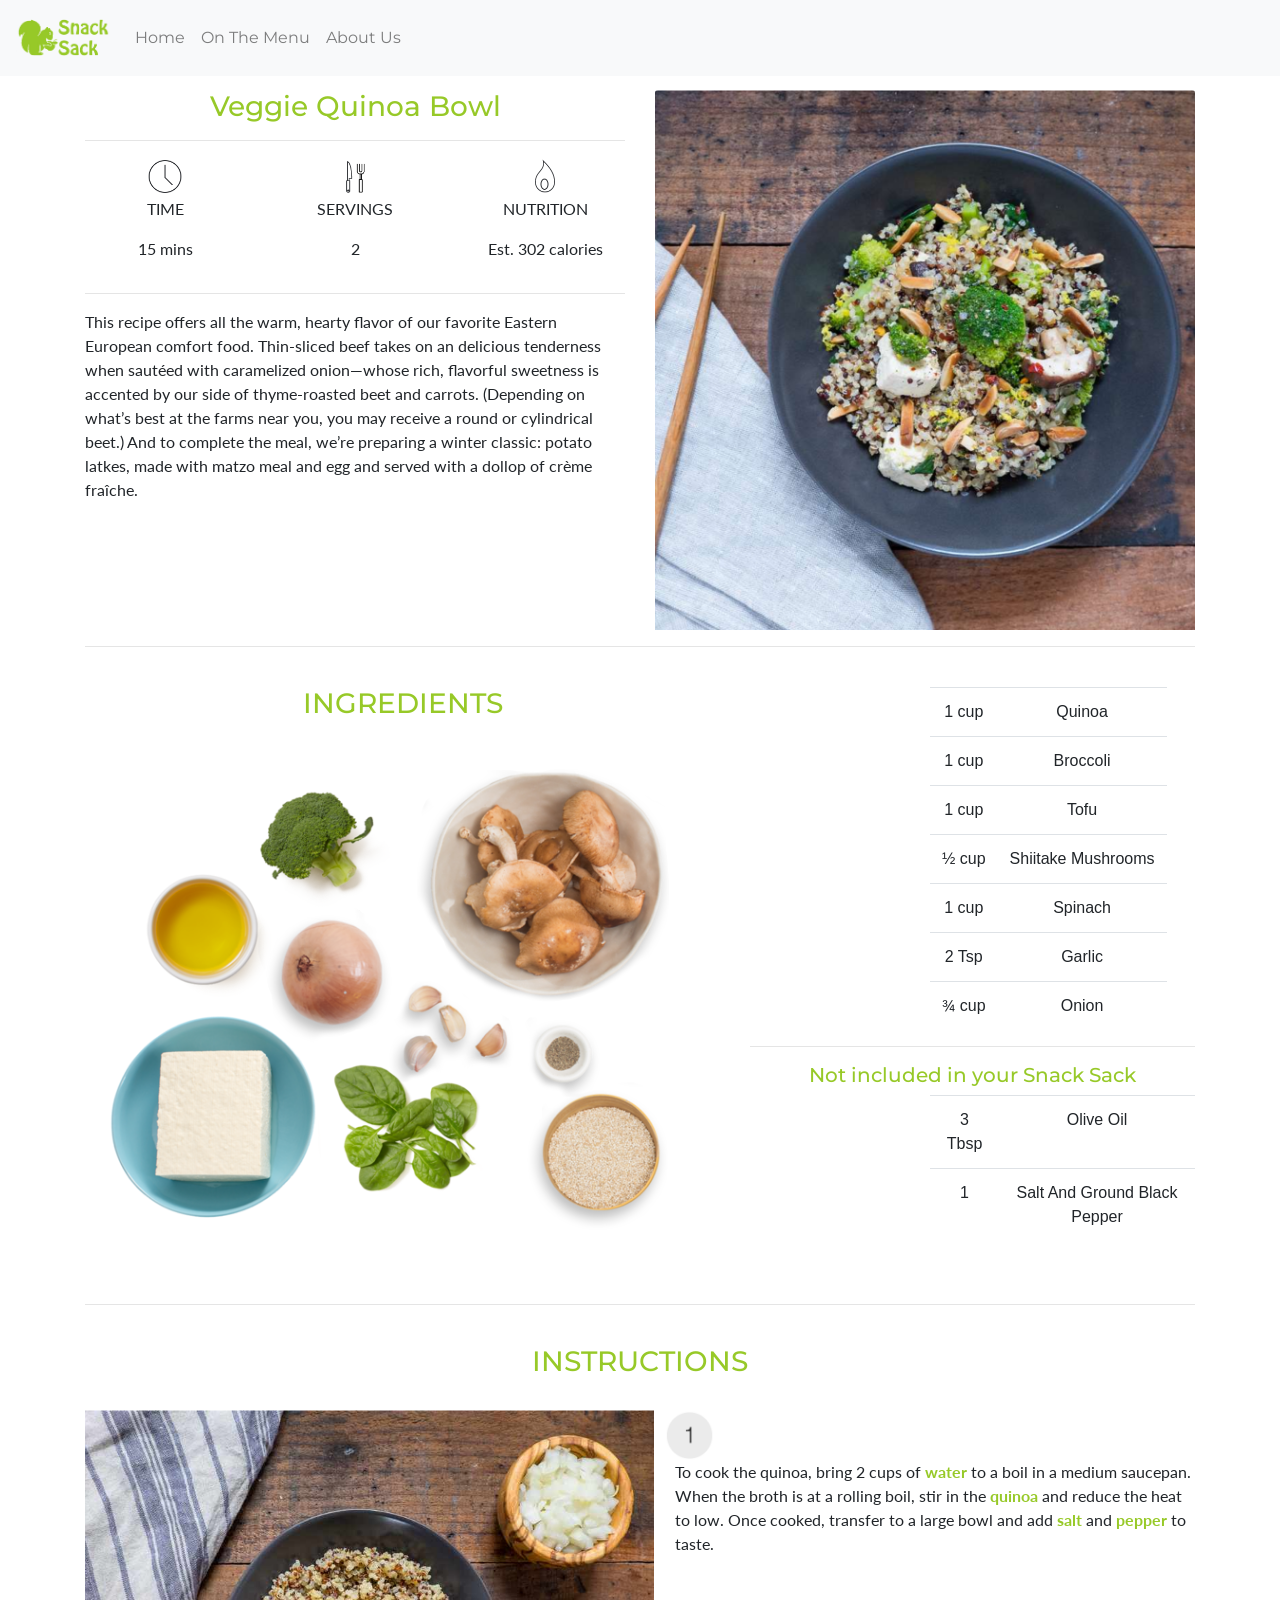
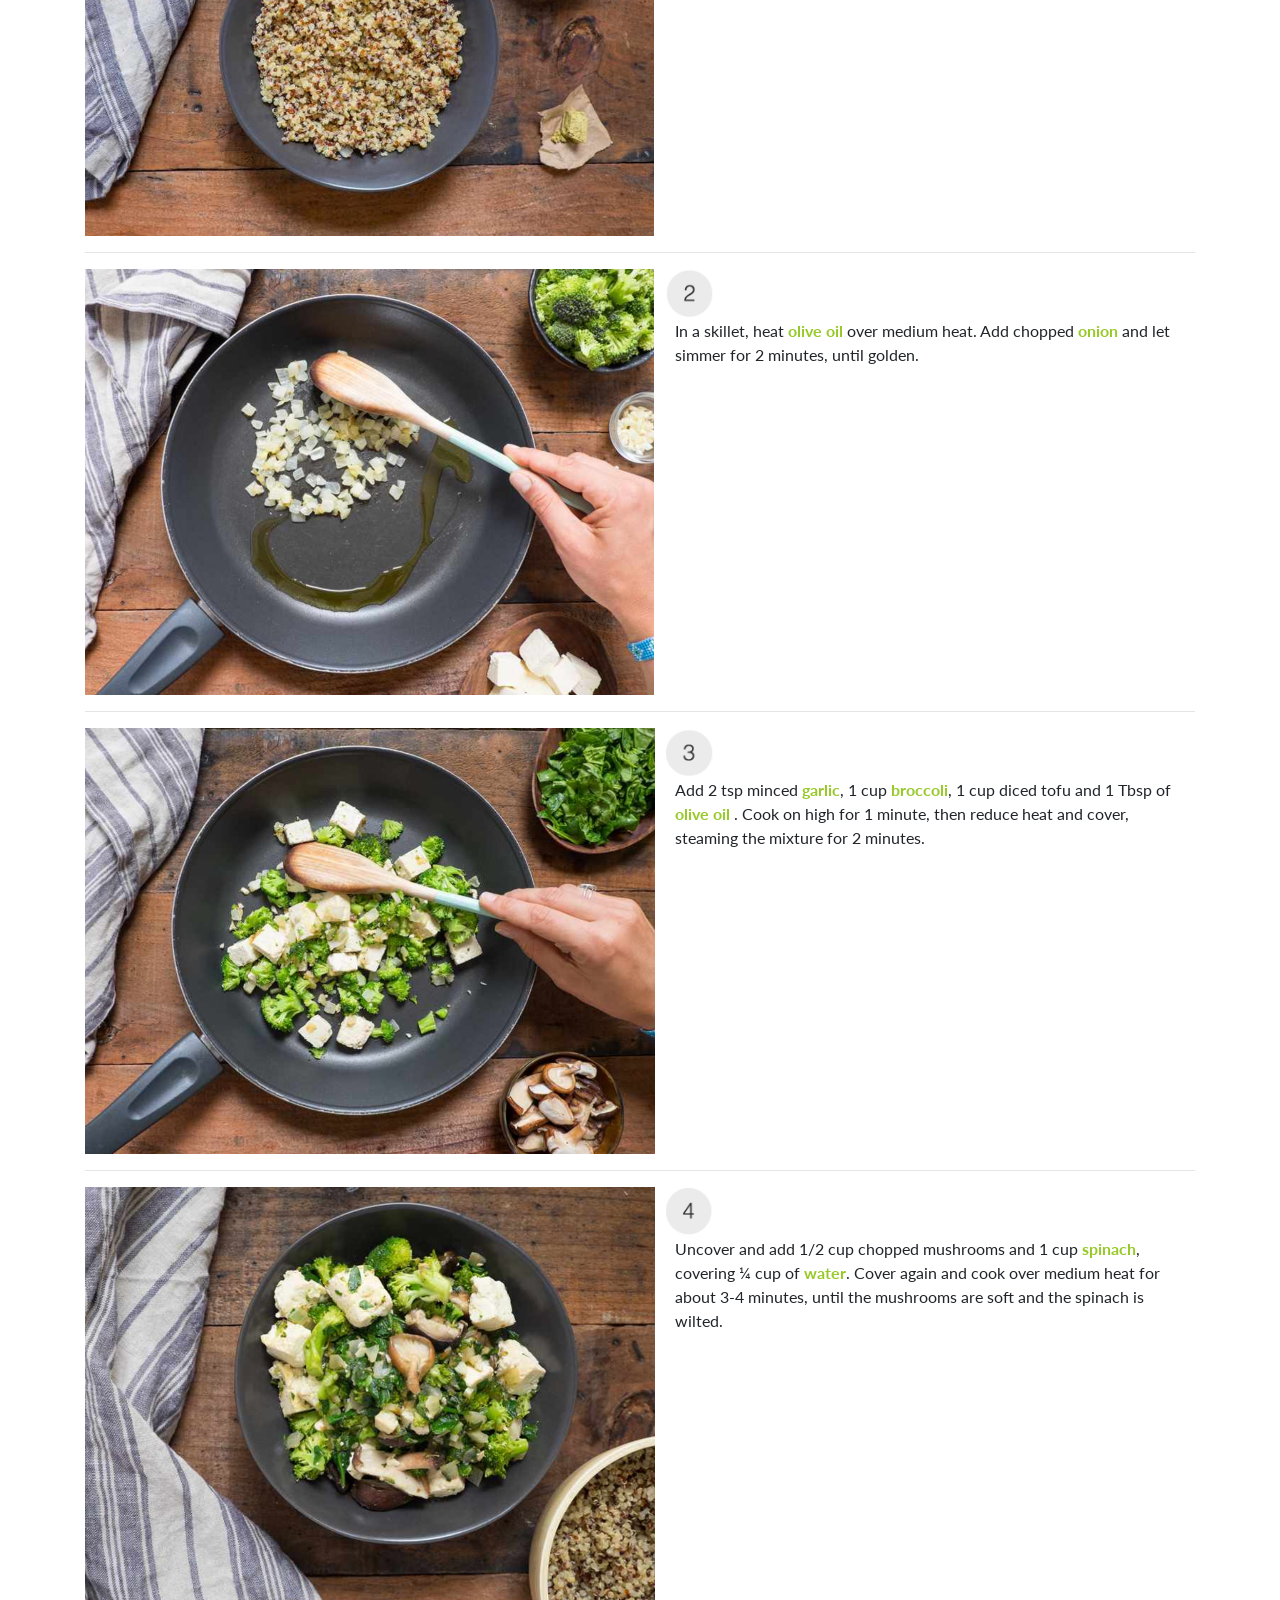
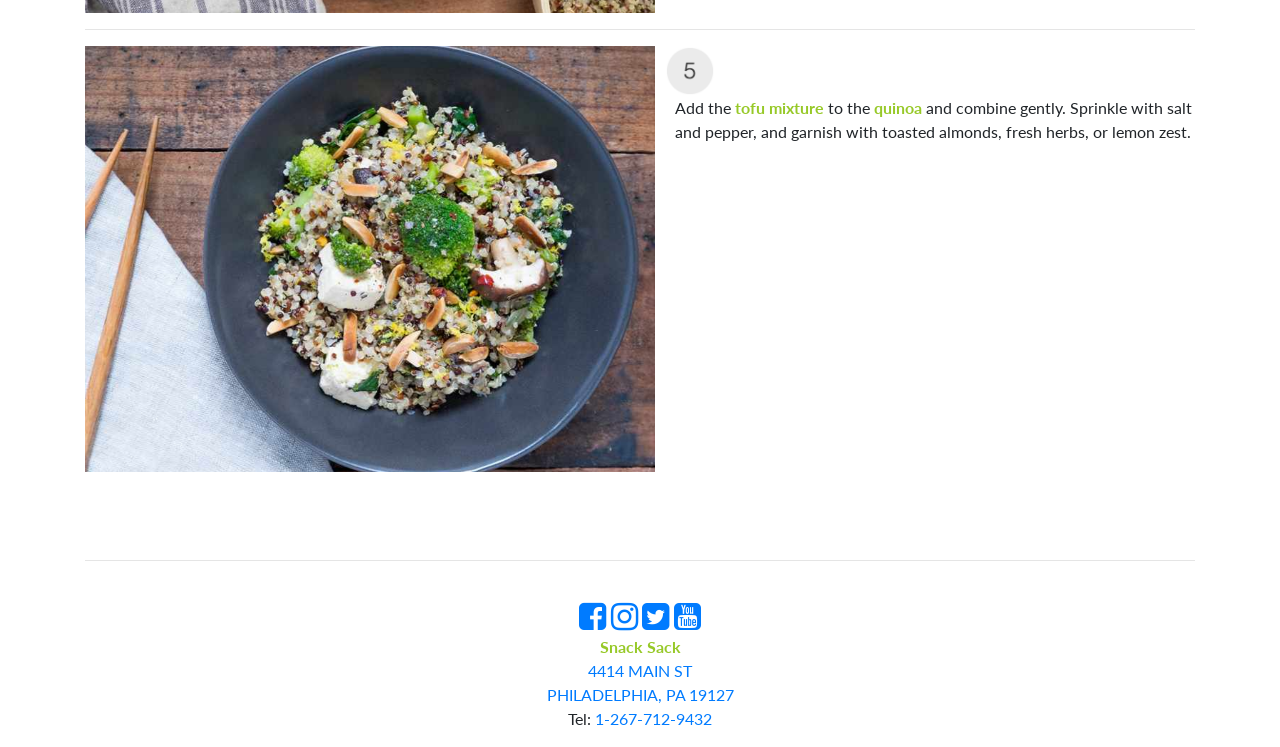
<file: recipes8.html>
<!DOCTYPE html>
<html lang="en">
  <head>
    <title>Veggie Quinoa Bowl</title>
    <!-- Required meta tags -->
    <meta charset="utf-8">
    <meta name="viewport" content="width=device-width, initial-scale=1, shrink-to-fit=no">

    <!-- Bootstrap CSS -->
    <link rel="stylesheet" href="https://maxcdn.bootstrapcdn.com/bootstrap/4.0.0-beta/css/bootstrap.min.css" integrity="sha384-/Y6pD6FV/Vv2HJnA6t+vslU6fwYXjCFtcEpHbNJ0lyAFsXTsjBbfaDjzALeQsN6M" crossorigin="anonymous">
    <link rel="stylesheet" href="https://cdnjs.cloudflare.com/ajax/libs/font-awesome/4.7.0/css/font-awesome.min.css">
    <link rel="stylesheet" href="libraries/jquery-ui-1.12.1/jquery-ui.min.css">
    <link rel="stylesheet" href="css/main.css">
  </head>
  <body>
    <div class="container content-box"><!-- Start outer container -->
     <div class="row"> <!-- Start row 1: CAROUSEL -->
          <div class="col">
            <nav class="navbar navbar-expand-lg fixed-top navbar-light bg-light">
            <a class="navbar-brand" href="home.html"><img src="images/logosnacksack.png" width="95" height="50" alt=""></a>
            <button class="navbar-toggler" type="button" data-toggle="collapse" data-target="#navbarNav" aria-controls="navbarNav" aria-expanded="false" aria-label="Toggle navigation">
              <span class="navbar-toggler-icon"></span>
            </button>
            <div class="collapse navbar-collapse" id="navbarNav">
              <ul class="navbar-nav">
                <li class="nav-item">
                  <a class="nav-link" href="home.html">Home<span class="sr-only">(current)</span></a>
                </li>
                <li class="nav-item">
                  <a class="nav-link" href="onthemenu.html">On The Menu</a>
                </li>
                <li class="nav-item">
                  <a class="nav-link" href="aboutus.html">About Us</a>
                </li>
              </ul>
            </div>
          </nav>
        </div>
      </div>
    <div class="row 2">
        <div class="col-6">
          <h3>Veggie Quinoa Bowl</h3>
          <hr>
          <div class="row 3">
            <div class="col">
            <img src="images/QQ20171210-193531@2x.png" alt="#" height="40" width="40">
            <p>TIME</p>
            <p>15 mins</p>
            </div>
            <div class="col">
              <img src="images/QQ20171210-193553@2x.png" alt="#" height="40" width="40">
              <p>SERVINGS</p>
              <p>2</p>
            </div>
            <div class="col">
              <img src="images/QQ20171210-193629@2x.png" alt="#" height="40" width="40">
              <p>NUTRITION</p>
              <p>Est. 302 calories</p>
            </div>
          </div>
          <hr>
          <p>This recipe offers all the warm, hearty flavor of our favorite Eastern European comfort food. Thin-sliced beef takes on an delicious tenderness when sautéed with caramelized onion—whose rich, flavorful sweetness is accented by our side of thyme-roasted beet and carrots. (Depending on what’s best at the farms near you, you may receive a round or cylindrical beet.) And to complete the meal, we’re preparing a winter classic: potato latkes, made with matzo meal and egg and served with a dollop of crème fraîche.</p>
        </div>
        <div class="col-6">
        <img src="images/4.8.0.png" alt="#" class="card-img-top">
        </div>
      </div>
        <hr>
<br>
<div class="row 4">
<div class="col-7">
<h3>INGREDIENTS</h3>
<img src="images/3.9.png" alt="#" class="card-img-top float-left">
</div>
<div class="col-5">
  <table class="table table-hover">
    <tbody style="display:block; margin-left:180px;">
      <tr>
        <td>1 cup</td>
        <td>Quinoa</td>
      </tr>
      <tr>
        <td>1 cup</td>
        <td>Broccoli</td>
      </tr>
      <tr>
        <td>1 cup</td>
        <td>Tofu</td>
      </tr>
      <tr>
        <td>½ cup</td>
        <td>Shiitake Mushrooms</td>
      </tr>
      <tr>
        <td>1 cup</td>
        <td>Spinach</td>
      </tr>
      <tr>
        <td>2 Tsp</td>
        <td>Garlic</td>
      </tr>
      <tr>
        <td>¾ cup</td>
        <td>Onion</td>
      </tr>
    </tbody>
  </table>
  <hr>
  <h5>Not included in your Snack Sack</h5>
  <table class="table table-hover">
    <tbody style="display:block; margin-left:180px;">
      <tr>
        <td>3 Tbsp</td>
        <td>Olive Oil</td>
      </tr>
      <tr>
        <td>1</td>
        <td>Salt And Ground Black Pepper</td>
      </tr>

  </tbody>
</table>
</div>
</div>
<hr>
<br>
<h3>INSTRUCTIONS</h3>
<br>
<div class="row 5">
<div class="col-6">
<img src="images/4.8.1.png" alt="#" height="426" width="570">
</div>
<div class="col-6">
  <img class="number" src="images/QQ20171212-004128@2x.png" alt="1" height="50" width="50">
  <p class="recipes">To cook the quinoa, bring 2 cups of <strong>water</strong> to a boil in a medium saucepan. When the broth is at a rolling boil, stir in the <strong>quinoa</strong> and reduce the heat to low. Once cooked, transfer to a large bowl and add <strong>salt</strong> and <strong>pepper</strong> to taste.</p>
</div>
</div>
<hr>
<div class="row 6">
<div class="col-6">
<img src="images/4.8.2.png" alt="#" height="426" width="570">
</div>
<div class="col-6">
  <img class="number" src="images/QQ20171212-004224@2x.png" alt="2" height="50" width="50">
  <p class="recipes">In a skillet, heat <strong>olive oil</strong> over medium heat. Add chopped <strong>onion</strong> and let simmer for 2 minutes, until golden.</p>
</div>
</div>
<hr>
<div class="row 6">
<div class="col-6">
<img src="images/4.8.3.png" alt="#" height="426" width="570">
</div>
<div class="col-6">
  <img class="number" src="images/QQ20171212-004304@2x.png" alt="3" height="50" width="50">
  <p class="recipes">Add 2 tsp minced <strong>garlic</strong>, 1 cup <strong>broccoli</strong>, 1 cup diced tofu and 1 Tbsp of <strong>olive oil</strong> . Cook on high for 1 minute, then reduce heat and cover, steaming the mixture for 2 minutes.</p>
</div>
</div>
<hr>
<div class="row 5">
<div class="col-6">
<img src="images/4.8.4.png" alt="#" height="426" width="570">
</div>
<div class="col-6">
  <img class="number" src="images/QQ20171212-004356@2x.png" alt="1" height="50" width="50">
  <p class="recipes">Uncover and add 1/2 cup chopped mushrooms and 1 cup <strong>spinach</strong>, covering ¼ cup of <strong>water</strong>. Cover again and cook over medium heat for about 3-4 minutes, until the mushrooms are soft and the spinach is wilted.</p>
</div>
</div>
<hr>
<div class="row 6">
<div class="col-6">
<img src="images/4.8.5.png" alt="#" height="426" width="570">
</div>
<div class="col-6">
  <img class="number" src="images/QQ20171212-004412@2x.png" alt="2" height="50" width="50">
  <p class="recipes">Add the <strong>tofu mixture</strong> to the <strong>quinoa</strong> and combine gently. Sprinkle with salt and pepper, and garnish with toasted almonds, fresh herbs, or lemon zest.</p>
</div>
</div>


<br>
<br>
<br>
<hr>
<br>
<div class="col-md text-md-center">

      <a href="https://www.facebook.com/rivercityoutpost/"><i class="fa fa-facebook-square fa-2x" aria-hidden="true"></i></a>
      <a href="https://www.instagram.com/rivercityoutpost/"><i class="fa fa-instagram fa-2x" aria-hidden="true"></i></a>
      <a href="#"><i class="fa fa-twitter-square fa-2x" aria-hidden="true"></i></a>
      <a href="#"><i class="fa fa-youtube-square fa-2x" aria-hidden="true"></i></a>
<br>
<p>
  <strong>Snack Sack</strong>
  <a href="https://goo.gl/maps/V9x2hQcvaYG2" target="_blank">
    <br>4414 MAIN ST
    <br>PHILADELPHIA, PA 19127
  </a>
  <br>Tel: <a href="tel:1-555-555-1234">1-267-712-9432</a>
</p>
</div>


</div>
    <!-- Our Code Ends Here -->
    <!-- Optional JavaScript -->
    <!-- jQuery first, then Popper.js, then Bootstrap JS, then custom JS in the "bucket" -->
    <script src="https://cdnjs.cloudflare.com/ajax/libs/jquery/3.2.1/jquery.js"></script>
    <script src="libraries/jquery-ui-1.12.1/jquery-ui.min.js"></script>
    <script src="https://cdnjs.cloudflare.com/ajax/libs/popper.js/1.11.0/umd/popper.min.js" integrity="sha384-b/U6ypiBEHpOf/4+1nzFpr53nxSS+GLCkfwBdFNTxtclqqenISfwAzpKaMNFNmj4" crossorigin="anonymous"></script>
    <script src="https://maxcdn.bootstrapcdn.com/bootstrap/4.0.0-beta/js/bootstrap.min.js" integrity="sha384-h0AbiXch4ZDo7tp9hKZ4TsHbi047NrKGLO3SEJAg45jXxnGIfYzk4Si90RDIqNm1" crossorigin="anonymous"></script>
    <script src="libraries/slick/slick.min.js"></script>
    <script src="js/bucket.js"></script>
  </body>
</html>
</file>
<file: libraries/imgslider.css>
.slider{
	width: 100%;
	height: auto;
	padding: 0;
	position: relative;
}

.slider .right.image{
	position: absolute;
	z-index: 1;
	top: 0px;
	left: 0px;

}

.slider .left.image{
	position: relative;
	z-index: 2;
	border-right: 3px solid white;
	margin-right: -5px;
	overflow: hidden;
}

.slider .instruction{
	position: absolute;
	top:50%;
	z-index:1000;
	width: 95%;
}

.slider .instruction p{
	background: white;
	display: inline;
	padding: 1%;
	font-size: 1em;
	text-transform: uppercase;
}
</file>
<file: css/main.css>
@import url('https://fonts.googleapis.com/css?family=Lato|Montserrat');
body{
  padding-top: 90px;
}

h1,h2,h3,h4,h5{
  text-align:center;
  color: #97c928;
  font-family: 'Montserrat', sans-serif;
}

.nav-link{
  font-family: 'Montserrat', sans-serif;
}

p{
  font-family: 'Lato', sans-serif;
}
.btn{background-color: #97c928;
      color: white;
    }

.btn1{display: block; text-align: center; position: absolute; left: 500px; margin: 10px auto;}
.btn1 a{color: white;}

.stuff {display: none;}

.col{
  text-align:center;
}
.col-5{
  text-align:center;
}
.table{
  text-align:center;
}

.number{
  text-align:center;
  margin-left:10px;
}

.recipes{
  margin-left:20px;
}

.dropdown{
  text-align:center;
}
.works{
  color: #7c7c7d;
  text-align:center;
}

strong{
  color: #97c928;
}
</file>
